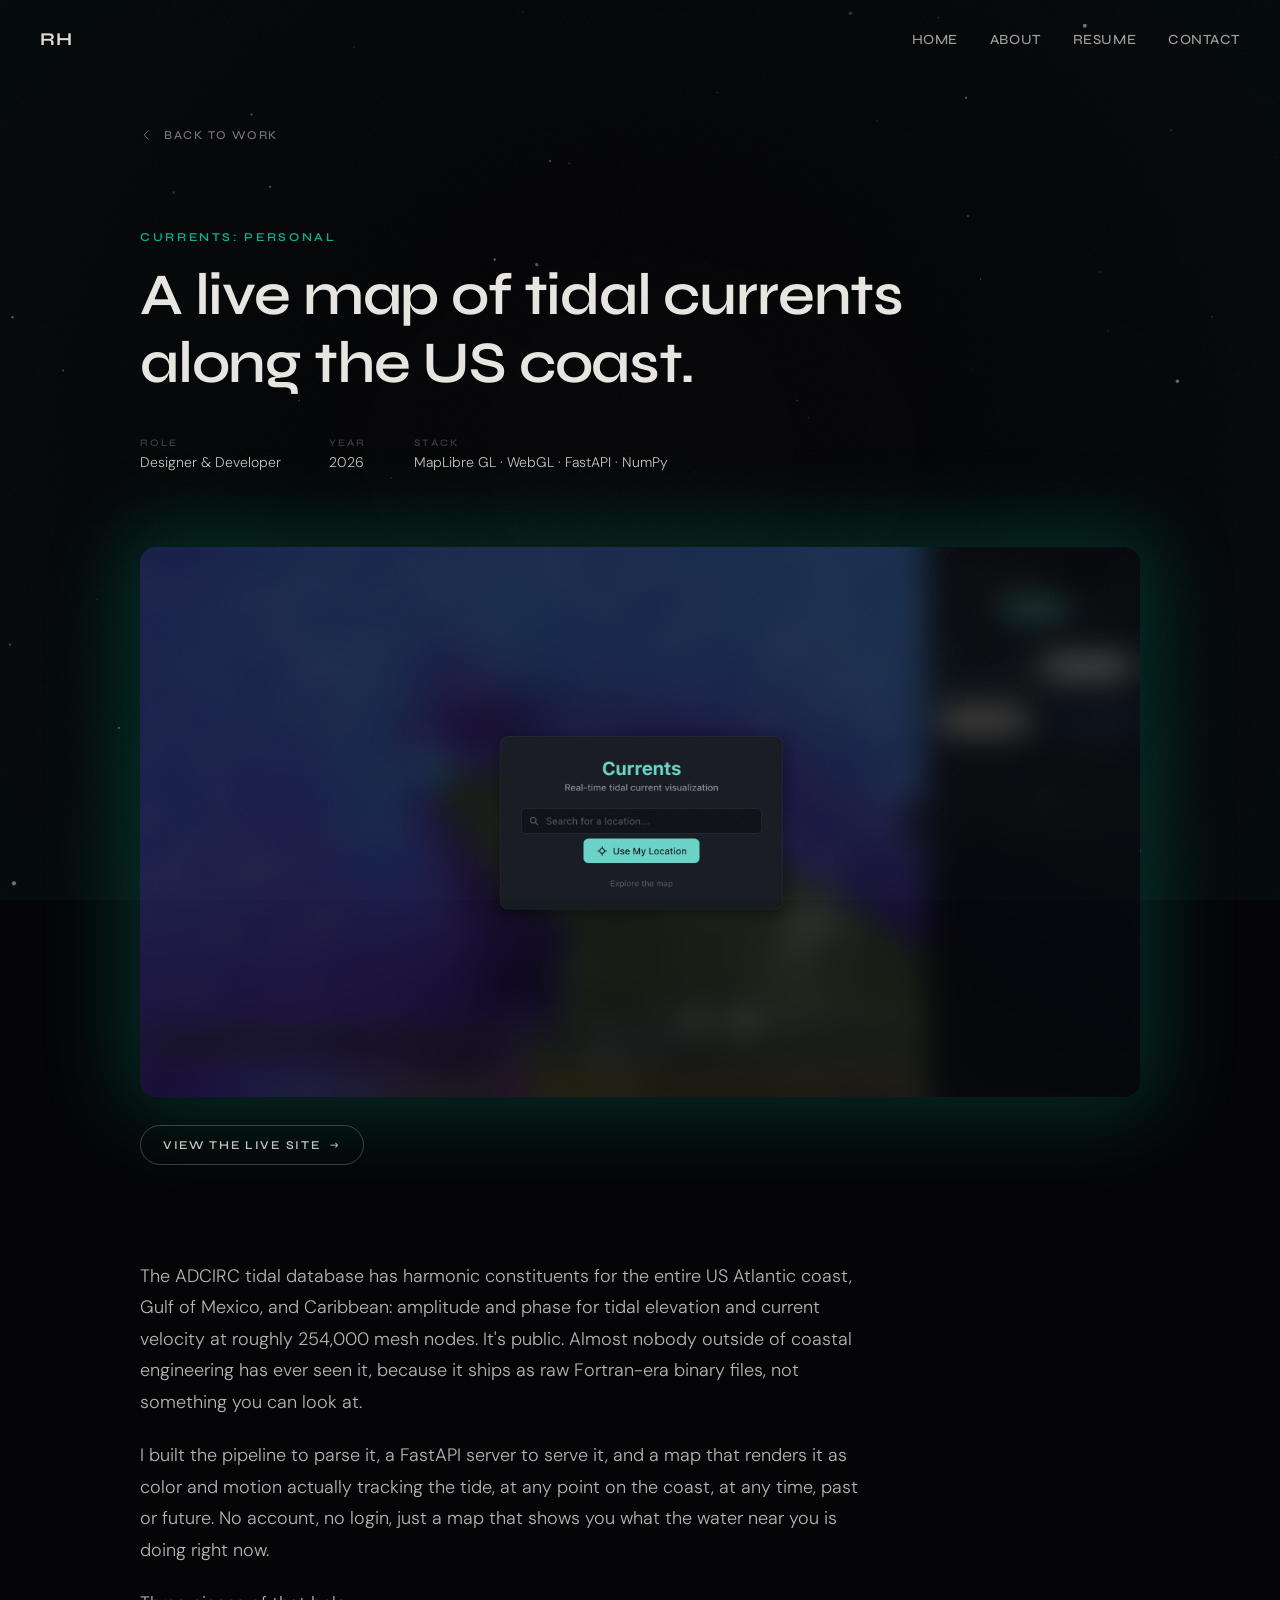
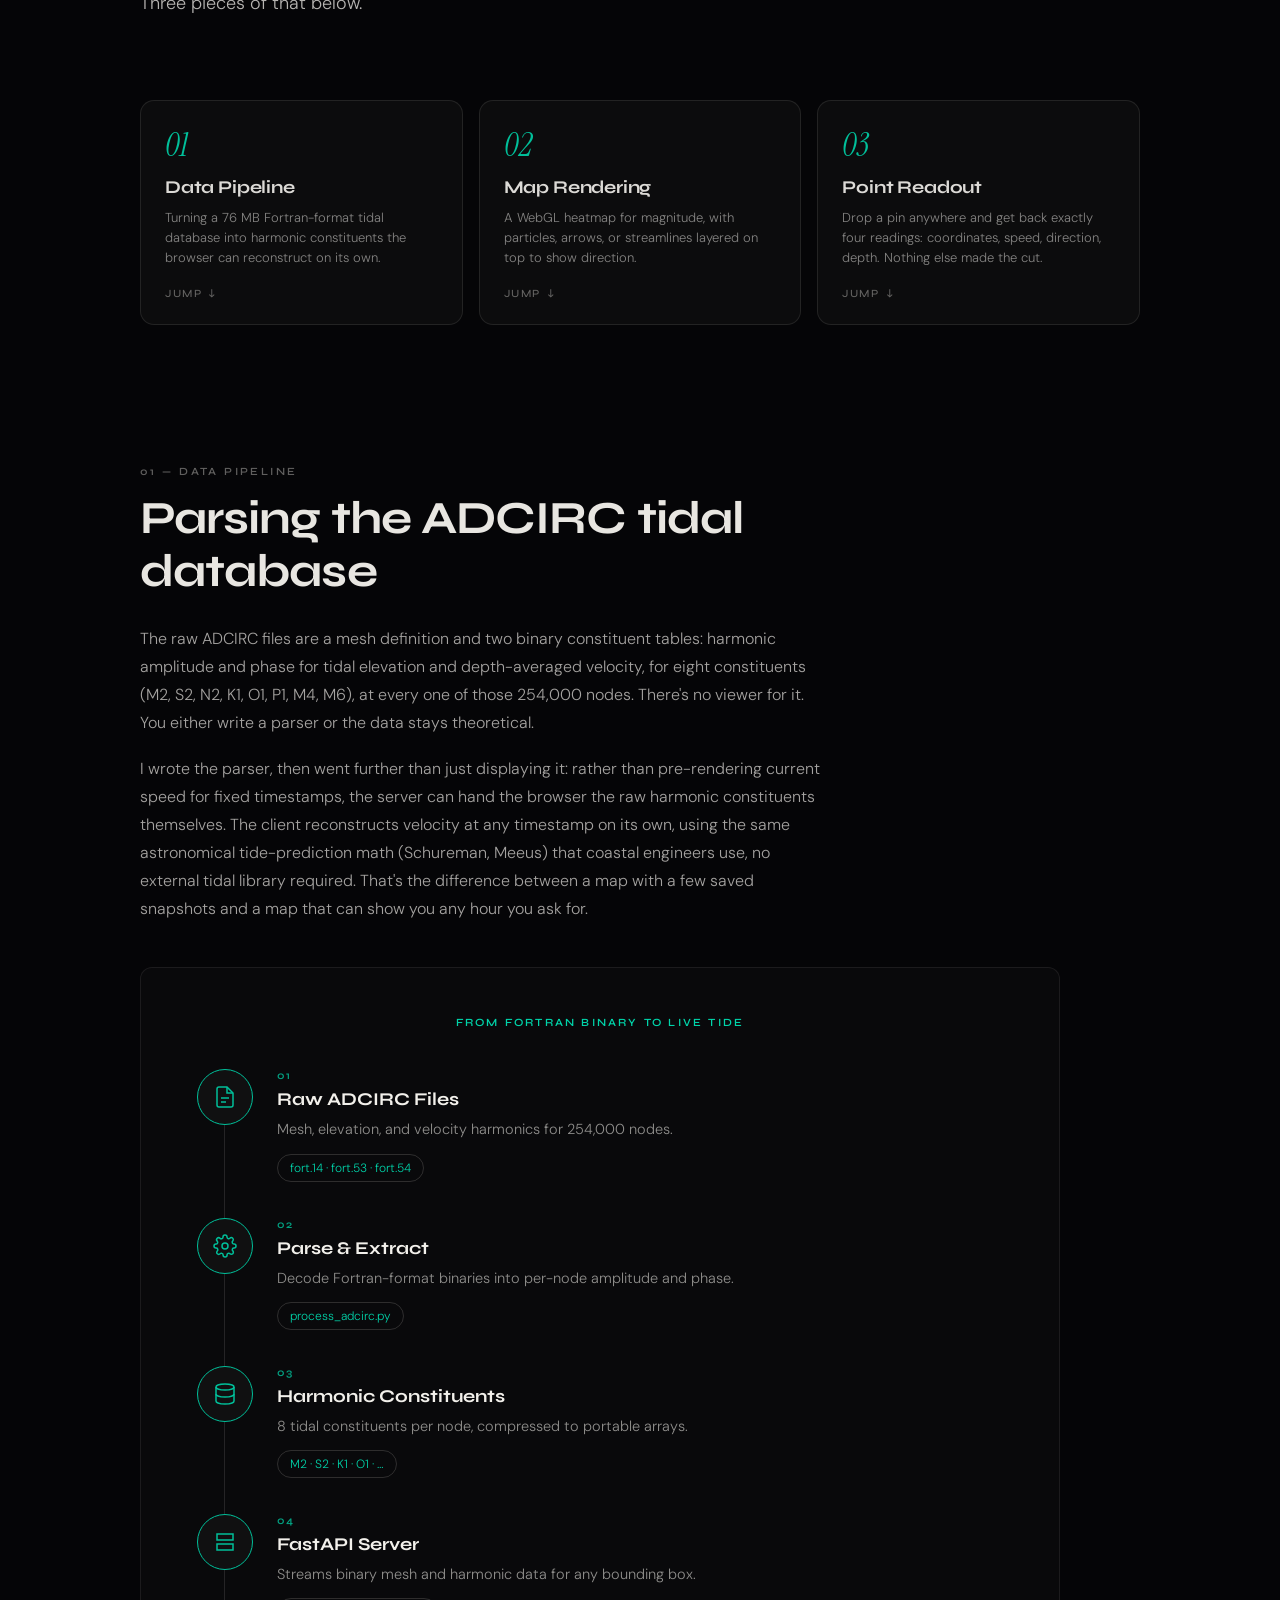
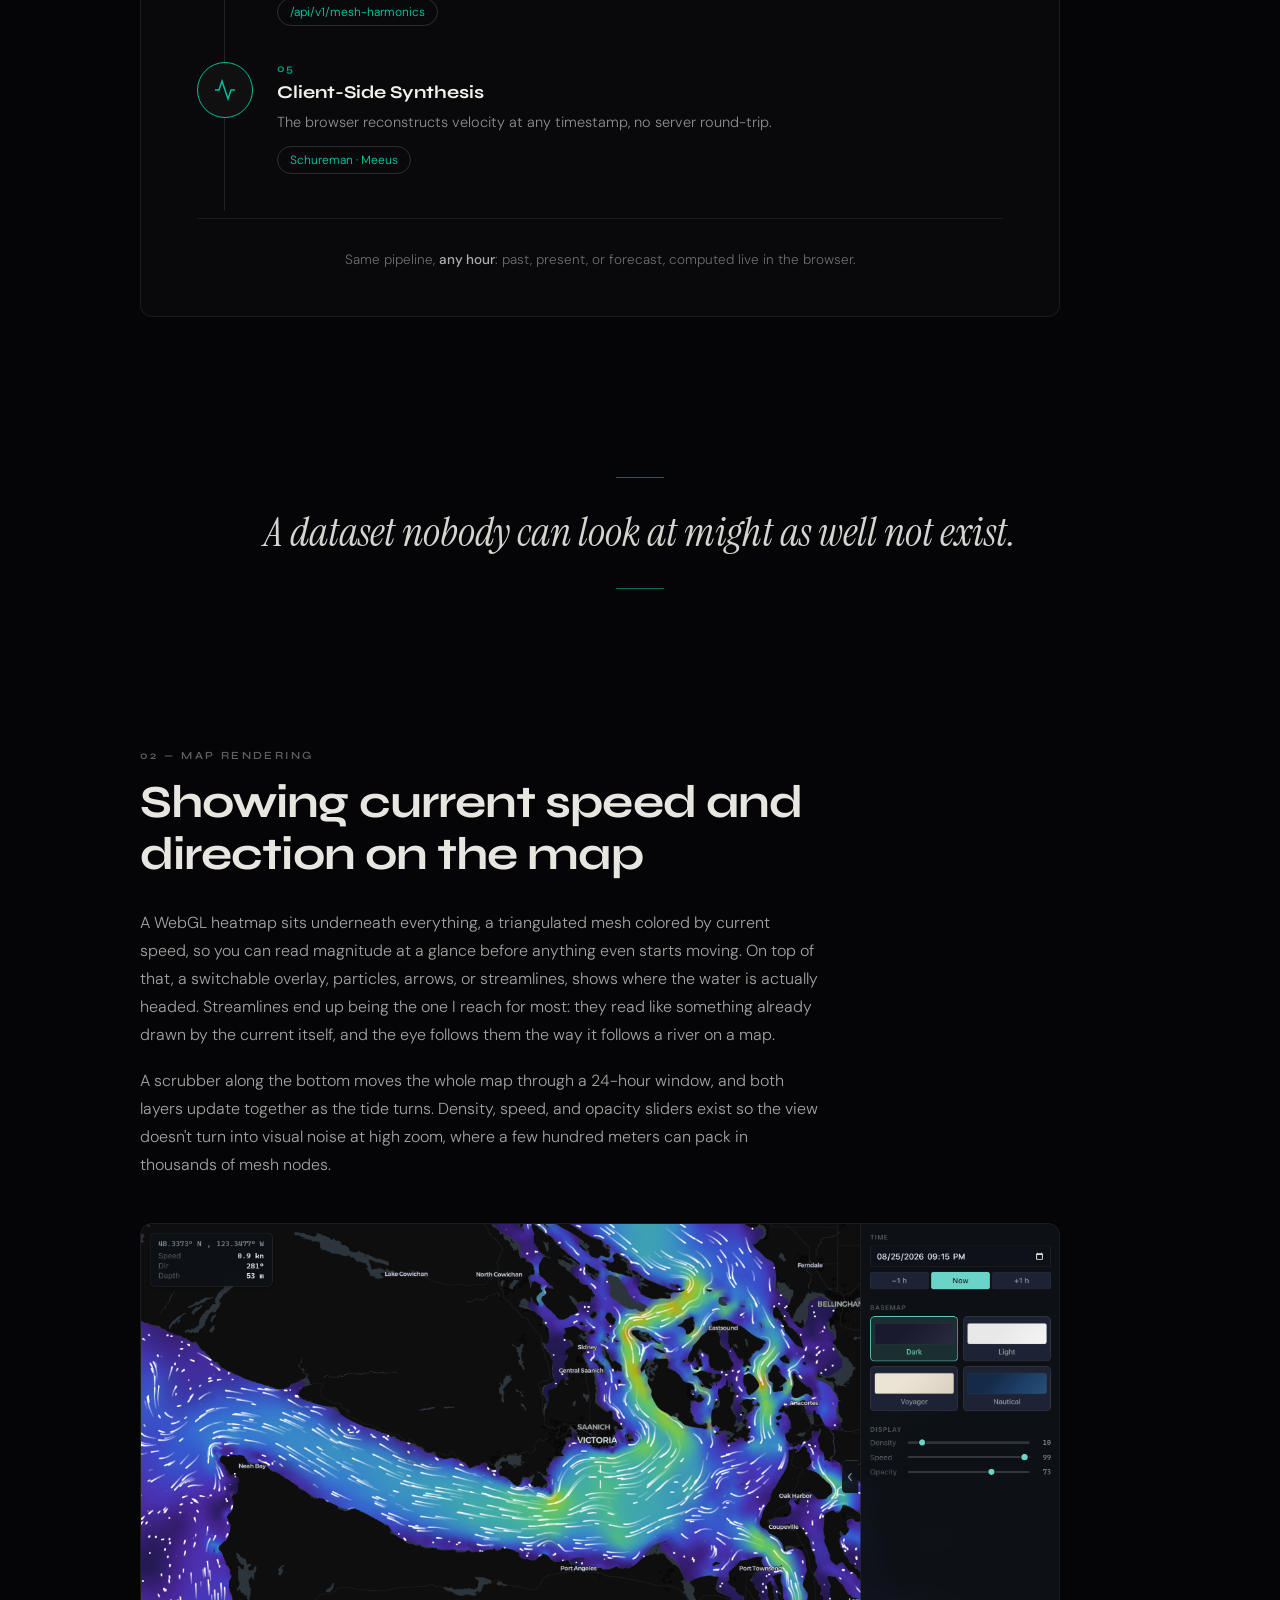
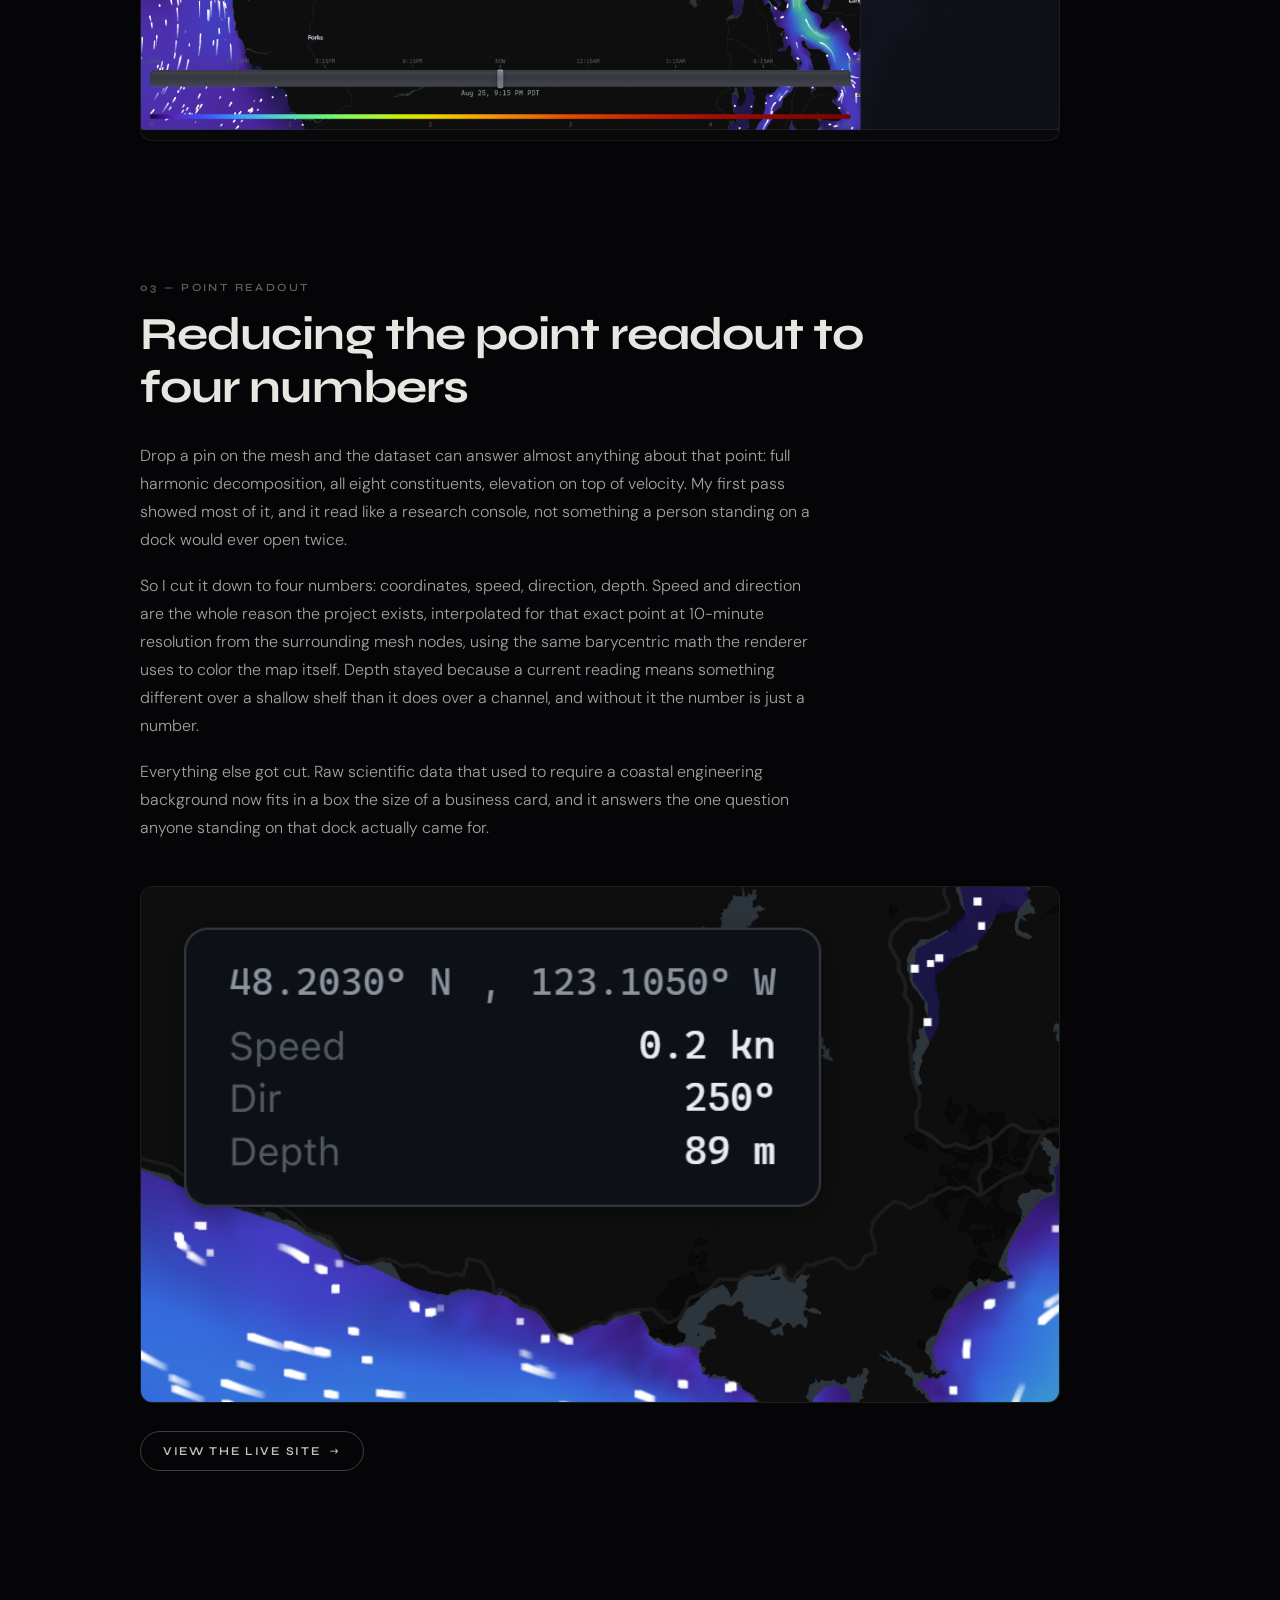
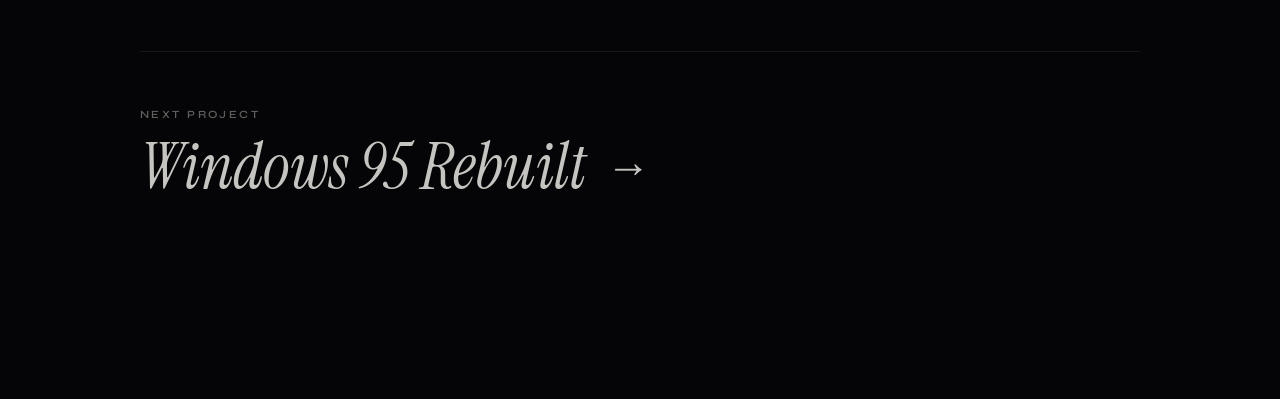
<file: deep-field/currents.html>
<!DOCTYPE html>
<html lang="en" class="case-study-page" data-project-color="#00d4aa">
<head>
  <meta charset="UTF-8">
  <meta name="viewport" content="width=device-width, initial-scale=1.0">
  <title>Currents — Ryan Herrin</title>
  <link rel="preconnect" href="https://fonts.googleapis.com">
  <link rel="preconnect" href="https://fonts.gstatic.com" crossorigin>
  <link href="https://fonts.googleapis.com/css2?family=DM+Sans:wght@300;400&family=Instrument+Serif:ital@1&family=Syne:wght@500;600;700&display=swap" rel="stylesheet">
  <link rel="icon" type="image/svg+xml" href="favicon.svg">
  <link rel="stylesheet" href="styles.css">
</head>
<body>

  <canvas class="void" id="void"></canvas>

  <nav class="nav">
    <a href="/" class="nav__logo">RH</a>
    <div class="nav__links">
      <a href="/" class="nav__link">Home</a>
      <a href="/" class="nav__link">About</a>
      <a class="nav__link" href="assets/Ryan%20Herrin%20Resume%202026.pdf" download="Ryan Herrin Resume 2026.pdf">Resume</a>
      <a href="/" class="nav__link">Contact</a>
    </div>
  </nav>

  <main class="detail-page">

    <a href="/#currents" class="detail-page__back">
      <svg width="14" height="14" viewBox="0 0 24 24" fill="none" stroke="currentColor" stroke-width="1.5"><path d="M15 4l-8 8 8 8"/></svg>
      Back to work
    </a>

    <div class="detail-page__kicker">Currents: Personal</div>

    <h1 class="detail-page__deck">
      A live map of tidal currents along the US coast.
    </h1>

    <div class="detail-page__meta">
      <div class="detail-page__meta-item">
        <span class="detail-page__meta-label">Role</span>
        <span class="detail-page__meta-value">Designer &amp; Developer</span>
      </div>
      <div class="detail-page__meta-item">
        <span class="detail-page__meta-label">Year</span>
        <span class="detail-page__meta-value">2026</span>
      </div>
      <div class="detail-page__meta-item">
        <span class="detail-page__meta-label">Stack</span>
        <span class="detail-page__meta-value">MapLibre GL &middot; WebGL &middot; FastAPI &middot; NumPy</span>
      </div>
    </div>

    <div class="detail-page__hero detail-page__hero--frame">
      <img src="images/currents-splash.png" alt="Currents &mdash; landing screen with location search" loading="lazy">
    </div>

    <a href="https://frontend-woad-delta-99.vercel.app/" class="detail-page__live-link" target="_blank" rel="noopener">
      View the live site
      <span class="detail-page__next-arrow">&rarr;</span>
    </a>

    <div class="detail-page__intro">
      <p>The ADCIRC tidal database has harmonic constituents for the entire US Atlantic coast, Gulf of Mexico, and Caribbean: amplitude and phase for tidal elevation and current velocity at roughly 254,000 mesh nodes. It's public. Almost nobody outside of coastal engineering has ever seen it, because it ships as raw Fortran-era binary files, not something you can look at.</p>
      <p>I built the pipeline to parse it, a FastAPI server to serve it, and a map that renders it as color and motion actually tracking the tide, at any point on the coast, at any time, past or future. No account, no login, just a map that shows you what the water near you is doing right now.</p>
      <p>Three pieces of that below.</p>
    </div>

    <nav class="detail-page__toc" aria-label="Project sections">
      <a href="#pipeline" class="toc-card">
        <span class="toc-card__number">01</span>
        <h3 class="toc-card__title">Data Pipeline</h3>
        <p class="toc-card__desc">Turning a 76 MB Fortran-format tidal database into harmonic constituents the browser can reconstruct on its own.</p>
        <span class="toc-card__cta">Jump <span class="toc-card__cta-arrow">&darr;</span></span>
      </a>
      <a href="#map" class="toc-card">
        <span class="toc-card__number">02</span>
        <h3 class="toc-card__title">Map Rendering</h3>
        <p class="toc-card__desc">A WebGL heatmap for magnitude, with particles, arrows, or streamlines layered on top to show direction.</p>
        <span class="toc-card__cta">Jump <span class="toc-card__cta-arrow">&darr;</span></span>
      </a>
      <a href="#anywhere" class="toc-card">
        <span class="toc-card__number">03</span>
        <h3 class="toc-card__title">Point Readout</h3>
        <p class="toc-card__desc">Drop a pin anywhere and get back exactly four readings: coordinates, speed, direction, depth. Nothing else made the cut.</p>
        <span class="toc-card__cta">Jump <span class="toc-card__cta-arrow">&darr;</span></span>
      </a>
    </nav>

    <section id="pipeline" class="detail-page__section">
      <div class="detail-page__section-label">01 &mdash; Data Pipeline</div>
      <h2 class="detail-page__section-title">Parsing the ADCIRC tidal database</h2>
      <div class="detail-page__section-body">
        <p>The raw ADCIRC files are a mesh definition and two binary constituent tables: harmonic amplitude and phase for tidal elevation and depth-averaged velocity, for eight constituents (M2, S2, N2, K1, O1, P1, M4, M6), at every one of those 254,000 nodes. There's no viewer for it. You either write a parser or the data stays theoretical.</p>
        <p>I wrote the parser, then went further than just displaying it: rather than pre-rendering current speed for fixed timestamps, the server can hand the browser the raw harmonic constituents themselves. The client reconstructs velocity at any timestamp on its own, using the same astronomical tide-prediction math (Schureman, Meeus) that coastal engineers use, no external tidal library required. That's the difference between a map with a few saved snapshots and a map that can show you any hour you ask for.</p>
      </div>
      <div class="pipeline-diagram">
        <div class="pipeline-diagram__label">From Fortran Binary to Live Tide</div>

        <div class="pipeline-diagram__stage">
          <div class="pipeline-diagram__icon">
            <svg viewBox="0 0 24 24"><path d="M14 2H6a2 2 0 0 0-2 2v16a2 2 0 0 0 2 2h12a2 2 0 0 0 2-2V8z"/><path d="M14 2v6h6"/><line x1="8" y1="13" x2="16" y2="13"/><line x1="8" y1="17" x2="13" y2="17"/></svg>
          </div>
          <div>
            <div class="pipeline-diagram__num">01</div>
            <div class="pipeline-diagram__title">Raw ADCIRC Files</div>
            <div class="pipeline-diagram__desc">Mesh, elevation, and velocity harmonics for 254,000 nodes.</div>
            <div class="pipeline-diagram__tag">fort.14 &middot; fort.53 &middot; fort.54</div>
          </div>
        </div>

        <div class="pipeline-diagram__stage">
          <div class="pipeline-diagram__icon">
            <svg viewBox="0 0 24 24"><circle cx="12" cy="12" r="3"/><path d="M19.4 15a1.65 1.65 0 0 0 .33 1.82l.06.06a2 2 0 1 1-2.83 2.83l-.06-.06a1.65 1.65 0 0 0-1.82-.33 1.65 1.65 0 0 0-1 1.51V21a2 2 0 0 1-4 0v-.09A1.65 1.65 0 0 0 9 19.4a1.65 1.65 0 0 0-1.82.33l-.06.06a2 2 0 1 1-2.83-2.83l.06-.06a1.65 1.65 0 0 0 .33-1.82 1.65 1.65 0 0 0-1.51-1H3a2 2 0 0 1 0-4h.09A1.65 1.65 0 0 0 4.6 9a1.65 1.65 0 0 0-.33-1.82l-.06-.06a2 2 0 1 1 2.83-2.83l.06.06a1.65 1.65 0 0 0 1.82.33H9a1.65 1.65 0 0 0 1-1.51V3a2 2 0 0 1 4 0v.09a1.65 1.65 0 0 0 1 1.51 1.65 1.65 0 0 0 1.82-.33l.06-.06a2 2 0 1 1 2.83 2.83l-.06.06a1.65 1.65 0 0 0-.33 1.82V9a1.65 1.65 0 0 0 1.51 1H21a2 2 0 0 1 0 4h-.09a1.65 1.65 0 0 0-1.51 1z"/></svg>
          </div>
          <div>
            <div class="pipeline-diagram__num">02</div>
            <div class="pipeline-diagram__title">Parse &amp; Extract</div>
            <div class="pipeline-diagram__desc">Decode Fortran-format binaries into per-node amplitude and phase.</div>
            <div class="pipeline-diagram__tag">process_adcirc.py</div>
          </div>
        </div>

        <div class="pipeline-diagram__stage">
          <div class="pipeline-diagram__icon">
            <svg viewBox="0 0 24 24"><ellipse cx="12" cy="5" rx="9" ry="3"/><path d="M21 12c0 1.66-4 3-9 3s-9-1.34-9-3"/><path d="M3 5v14c0 1.66 4 3 9 3s9-1.34 9-3V5"/></svg>
          </div>
          <div>
            <div class="pipeline-diagram__num">03</div>
            <div class="pipeline-diagram__title">Harmonic Constituents</div>
            <div class="pipeline-diagram__desc">8 tidal constituents per node, compressed to portable arrays.</div>
            <div class="pipeline-diagram__tag">M2 &middot; S2 &middot; K1 &middot; O1 &middot; &hellip;</div>
          </div>
        </div>

        <div class="pipeline-diagram__stage">
          <div class="pipeline-diagram__icon">
            <svg viewBox="0 0 24 24"><path d="M4 4h16v6H4z"/><path d="M4 14h16v6H4z"/><line x1="8" y1="7" x2="8" y2="7"/><line x1="8" y1="17" x2="8" y2="17"/></svg>
          </div>
          <div>
            <div class="pipeline-diagram__num">04</div>
            <div class="pipeline-diagram__title">FastAPI Server</div>
            <div class="pipeline-diagram__desc">Streams binary mesh and harmonic data for any bounding box.</div>
            <div class="pipeline-diagram__tag">/api/v1/mesh-harmonics</div>
          </div>
        </div>

        <div class="pipeline-diagram__stage">
          <div class="pipeline-diagram__icon">
            <svg viewBox="0 0 24 24"><path d="M22 12h-4l-3 9L9 3l-3 9H2"/></svg>
          </div>
          <div>
            <div class="pipeline-diagram__num">05</div>
            <div class="pipeline-diagram__title">Client-Side Synthesis</div>
            <div class="pipeline-diagram__desc">The browser reconstructs velocity at any timestamp, no server round-trip.</div>
            <div class="pipeline-diagram__tag">Schureman &middot; Meeus</div>
          </div>
        </div>

        <div class="pipeline-diagram__footnote">Same pipeline, <strong>any hour</strong>: past, present, or forecast, computed live in the browser.</div>
      </div>
    </section>

    <blockquote class="detail-page__quote">
      A dataset nobody can look at might as well not exist.
    </blockquote>

    <section id="map" class="detail-page__section">
      <div class="detail-page__section-label">02 &mdash; Map Rendering</div>
      <h2 class="detail-page__section-title">Showing current speed and direction on the map</h2>
      <div class="detail-page__section-body">
        <p>A WebGL heatmap sits underneath everything, a triangulated mesh colored by current speed, so you can read magnitude at a glance before anything even starts moving. On top of that, a switchable overlay, particles, arrows, or streamlines, shows where the water is actually headed. Streamlines end up being the one I reach for most: they read like something already drawn by the current itself, and the eye follows them the way it follows a river on a map.</p>
        <p>A scrubber along the bottom moves the whole map through a 24-hour window, and both layers update together as the tide turns. Density, speed, and opacity sliders exist so the view doesn't turn into visual noise at high zoom, where a few hundred meters can pack in thousands of mesh nodes.</p>
      </div>
      <div class="detail-page__shot detail-page__shot--frame">
        <img src="images/currents-live-map.png" alt="Currents &mdash; streamline and heatmap view with time scrubber" loading="lazy">
      </div>
    </section>

    <section id="anywhere" class="detail-page__section">
      <div class="detail-page__section-label">03 &mdash; Point Readout</div>
      <h2 class="detail-page__section-title">Reducing the point readout to four numbers</h2>
      <div class="detail-page__section-body">
        <p>Drop a pin on the mesh and the dataset can answer almost anything about that point: full harmonic decomposition, all eight constituents, elevation on top of velocity. My first pass showed most of it, and it read like a research console, not something a person standing on a dock would ever open twice.</p>
        <p>So I cut it down to four numbers: coordinates, speed, direction, depth. Speed and direction are the whole reason the project exists, interpolated for that exact point at 10-minute resolution from the surrounding mesh nodes, using the same barycentric math the renderer uses to color the map itself. Depth stayed because a current reading means something different over a shallow shelf than it does over a channel, and without it the number is just a number.</p>
        <p>Everything else got cut. Raw scientific data that used to require a coastal engineering background now fits in a box the size of a business card, and it answers the one question anyone standing on that dock actually came for.</p>
      </div>
      <div class="detail-page__shot detail-page__shot--frame">
        <img src="images/currents-gauge-readout.png" alt="Currents &mdash; point readout: coordinates, speed, direction, depth" loading="lazy">
      </div>
    </section>

    <a href="https://frontend-woad-delta-99.vercel.app/" class="detail-page__live-link" target="_blank" rel="noopener">
      View the live site
      <span class="detail-page__next-arrow">&rarr;</span>
    </a>

    <div class="detail-page__next">
      <div class="detail-page__next-label">Next project</div>
      <a href="/ms95" class="detail-page__next-link">
        Windows 95 Rebuilt
        <span class="detail-page__next-arrow">&rarr;</span>
      </a>
    </div>

  </main>

  <div class="grain"></div>

  <script src="case-study.js"></script>

</body>
</html>
</file>
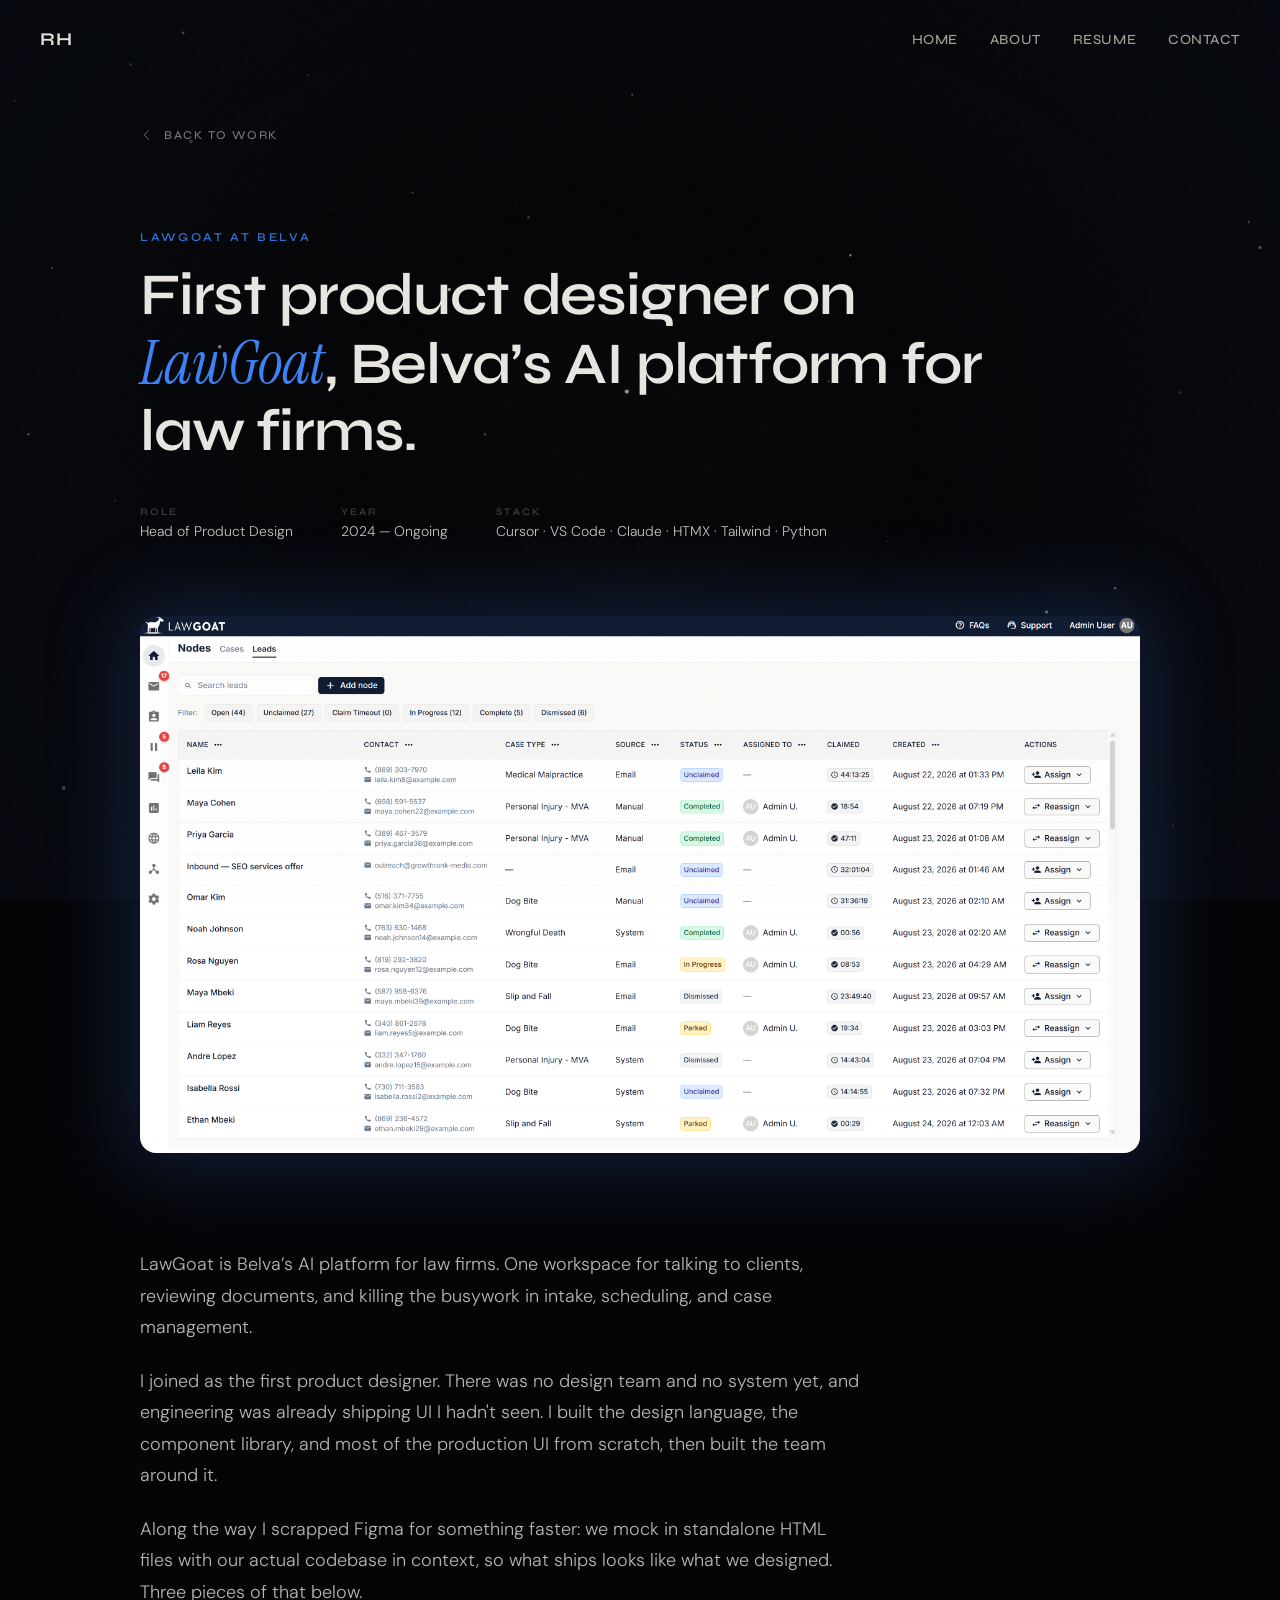
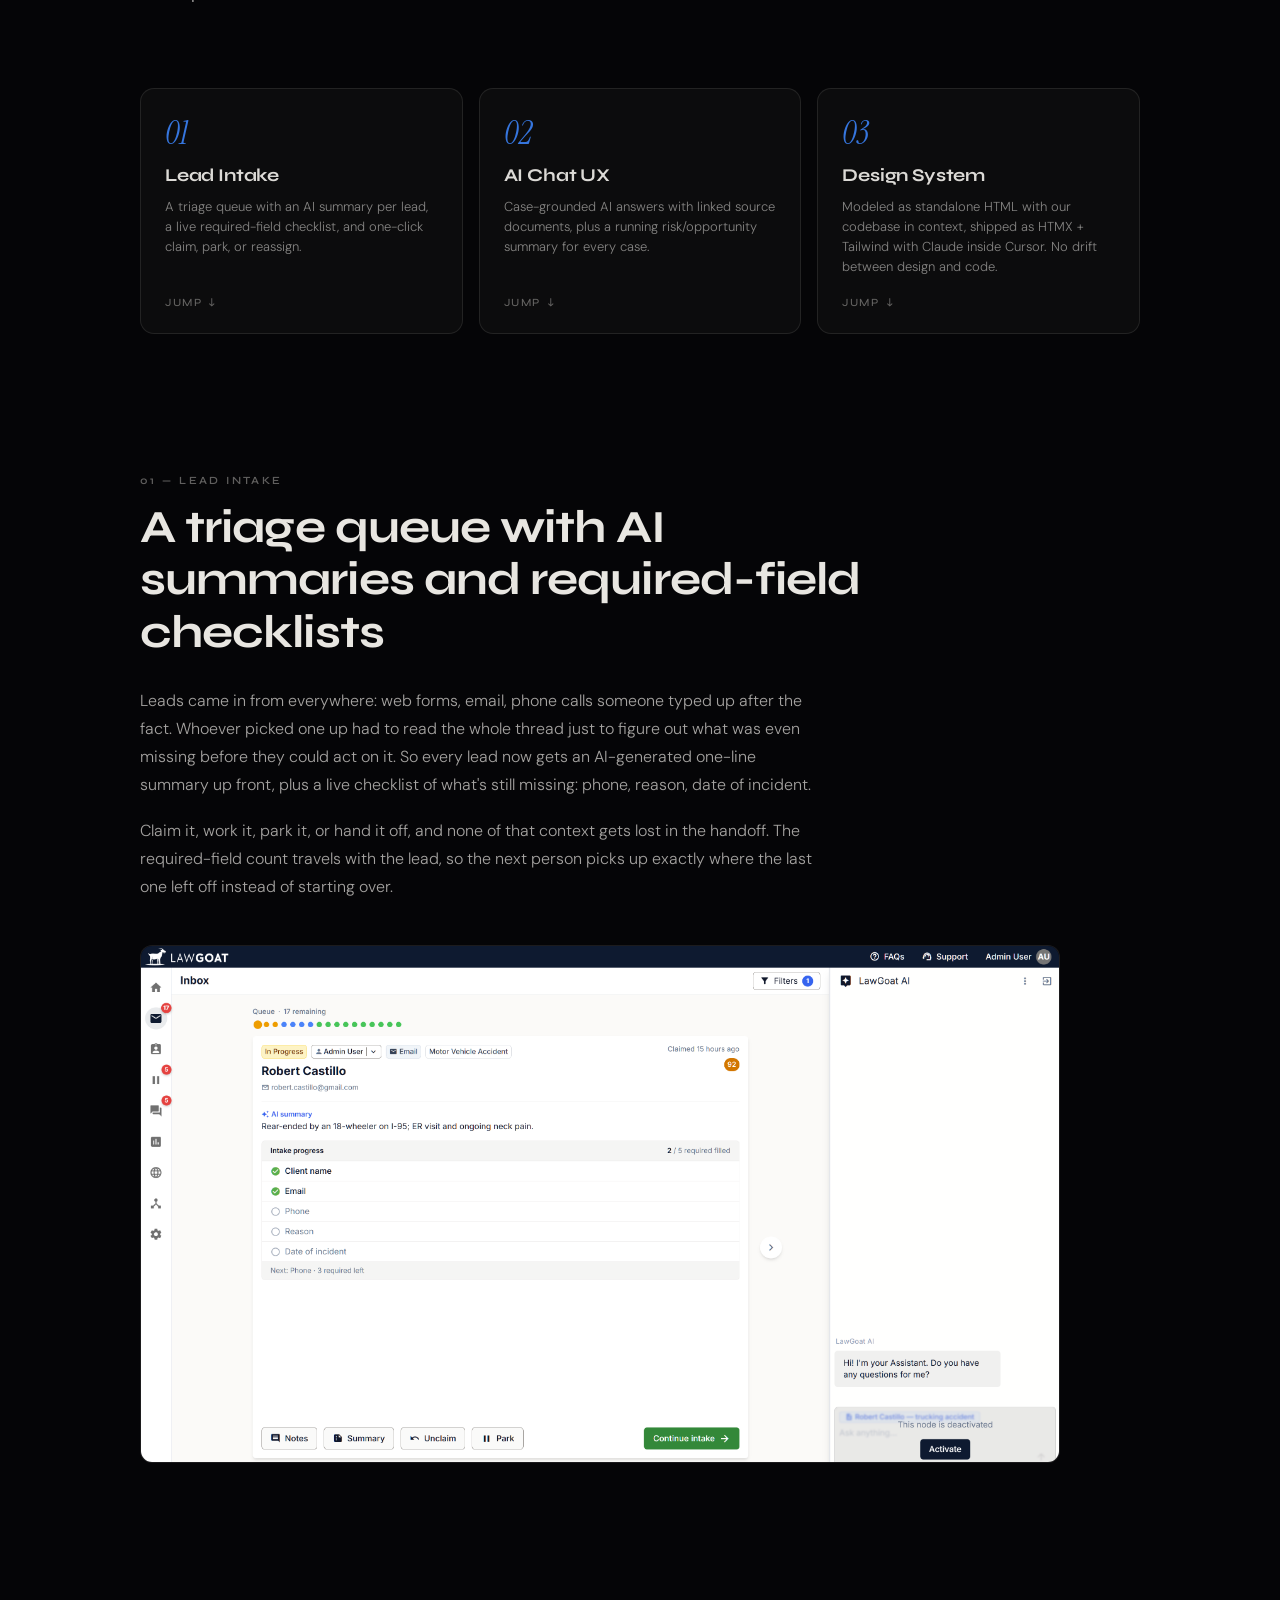
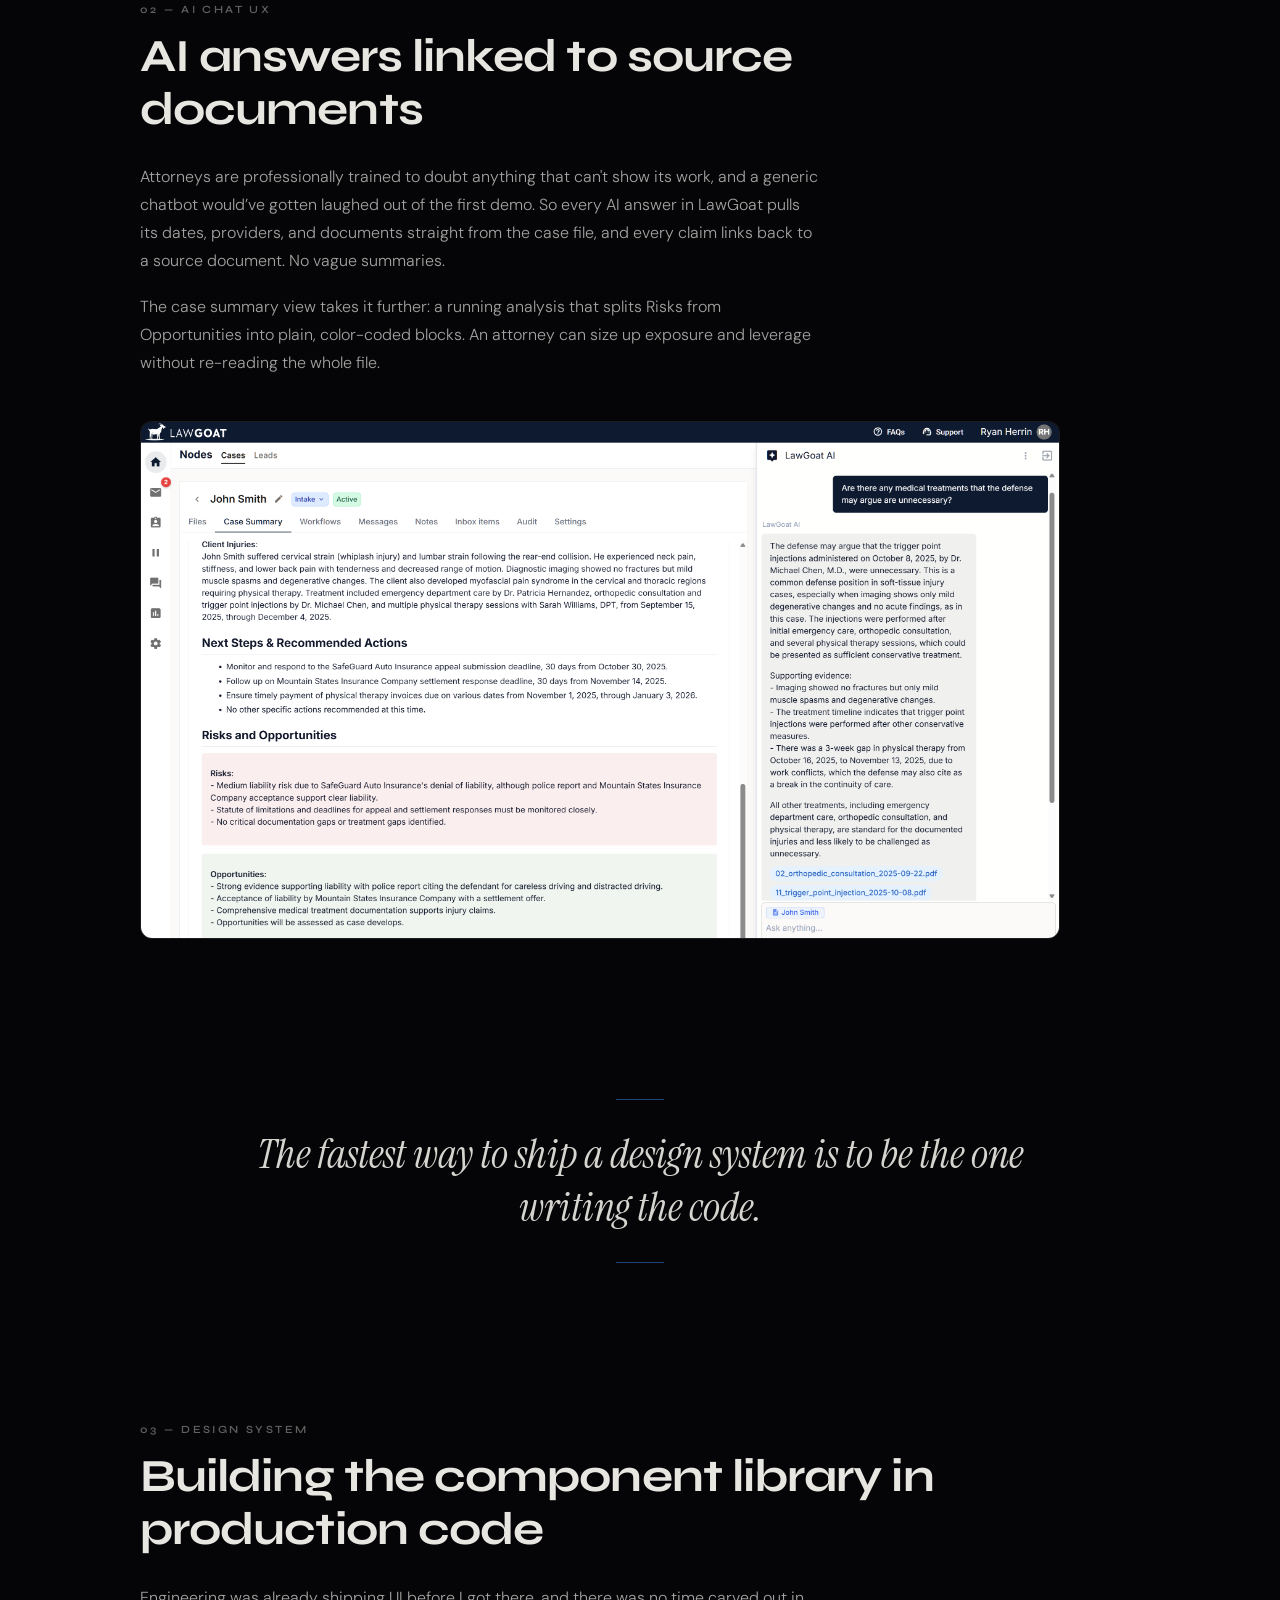
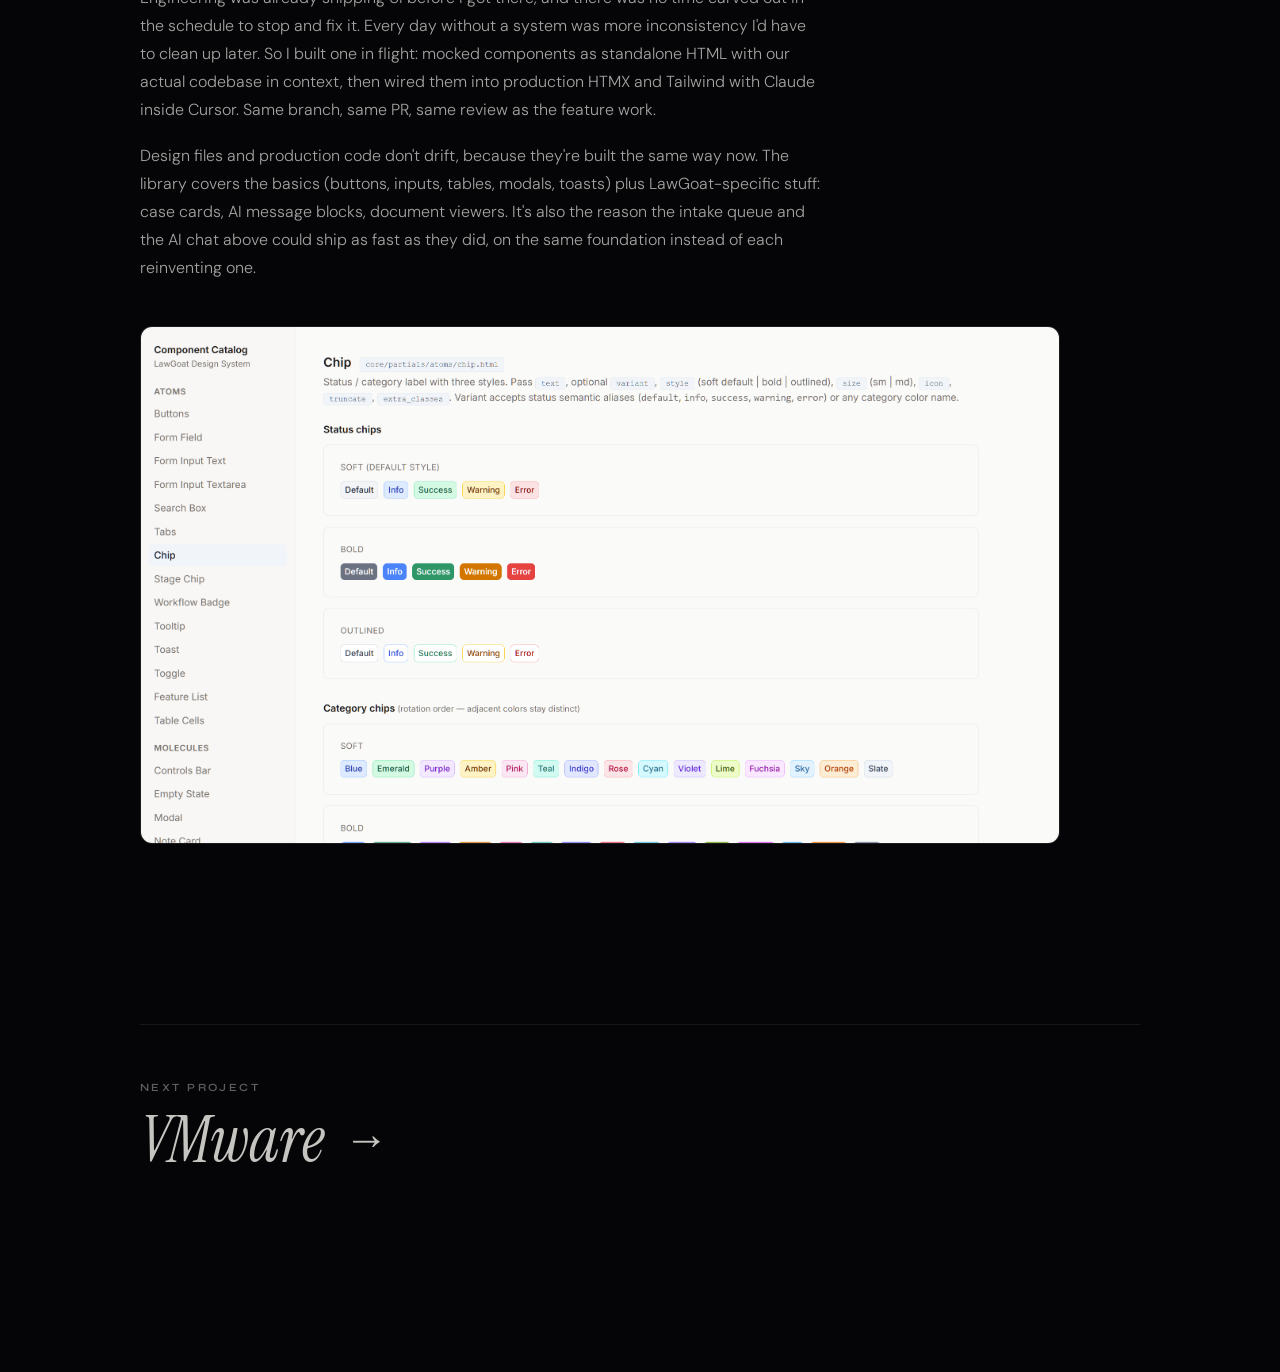
<file: deep-field/lawgoat.html>
<!DOCTYPE html>
<html lang="en" class="case-study-page" data-project-color="#3b82f6">
<head>
  <meta charset="UTF-8">
  <meta name="viewport" content="width=device-width, initial-scale=1.0">
  <title>LawGoat — Ryan Herrin</title>
  <link rel="preconnect" href="https://fonts.googleapis.com">
  <link rel="preconnect" href="https://fonts.gstatic.com" crossorigin>
  <link href="https://fonts.googleapis.com/css2?family=DM+Sans:wght@300;400&family=Instrument+Serif:ital@1&family=Syne:wght@500;600;700&display=swap" rel="stylesheet">
  <link rel="icon" type="image/svg+xml" href="favicon.svg">
  <link rel="stylesheet" href="styles.css">
</head>
<body>

  <canvas class="void" id="void"></canvas>

  <nav class="nav">
    <a href="/" class="nav__logo">RH</a>
    <div class="nav__links">
      <a href="/" class="nav__link">Home</a>
      <a href="/" class="nav__link">About</a>
      <a class="nav__link" href="assets/Ryan%20Herrin%20Resume%202026.pdf" download="Ryan Herrin Resume 2026.pdf">Resume</a>
      <a href="/" class="nav__link">Contact</a>
    </div>
  </nav>

  <main class="detail-page">

    <a href="/#lawgoat" class="detail-page__back">
      <svg width="14" height="14" viewBox="0 0 24 24" fill="none" stroke="currentColor" stroke-width="1.5"><path d="M15 4l-8 8 8 8"/></svg>
      Back to work
    </a>

    <div class="detail-page__kicker">LawGoat at Belva</div>

    <h1 class="detail-page__deck">
      First product designer on <em>LawGoat</em>, Belva&rsquo;s AI platform for law firms.
    </h1>

    <div class="detail-page__meta">
      <div class="detail-page__meta-item">
        <span class="detail-page__meta-label">Role</span>
        <span class="detail-page__meta-value">Head of Product Design</span>
      </div>
      <div class="detail-page__meta-item">
        <span class="detail-page__meta-label">Year</span>
        <span class="detail-page__meta-value">2024 &mdash; Ongoing</span>
      </div>
      <div class="detail-page__meta-item">
        <span class="detail-page__meta-label">Stack</span>
        <span class="detail-page__meta-value">Cursor &middot; VS Code &middot; Claude &middot; HTMX &middot; Tailwind &middot; Python</span>
      </div>
    </div>

    <div class="detail-page__hero detail-page__hero--frame">
      <img src="images/lawgoat-cases.png" alt="LawGoat — Cases" loading="lazy">
    </div>

    <div class="detail-page__intro">
      <p>LawGoat is Belva&rsquo;s AI platform for law firms. One workspace for talking to clients, reviewing documents, and killing the busywork in intake, scheduling, and case management.</p>
      <p>I joined as the first product designer. There was no design team and no system yet, and engineering was already shipping UI I hadn't seen. I built the design language, the component library, and most of the production UI from scratch, then built the team around it.</p>
      <p>Along the way I scrapped Figma for something faster: we mock in standalone HTML files with our actual codebase in context, so what ships looks like what we designed. Three pieces of that below.</p>
    </div>

    <nav class="detail-page__toc" aria-label="Project sections">
      <a href="#lead-intake" class="toc-card">
        <span class="toc-card__number">01</span>
        <h3 class="toc-card__title">Lead Intake</h3>
        <p class="toc-card__desc">A triage queue with an AI summary per lead, a live required-field checklist, and one-click claim, park, or reassign.</p>
        <span class="toc-card__cta">Jump <span class="toc-card__cta-arrow">&darr;</span></span>
      </a>
      <a href="#ai-chat" class="toc-card">
        <span class="toc-card__number">02</span>
        <h3 class="toc-card__title">AI Chat UX</h3>
        <p class="toc-card__desc">Case-grounded AI answers with linked source documents, plus a running risk/opportunity summary for every case.</p>
        <span class="toc-card__cta">Jump <span class="toc-card__cta-arrow">&darr;</span></span>
      </a>
      <a href="#design-system" class="toc-card">
        <span class="toc-card__number">03</span>
        <h3 class="toc-card__title">Design System</h3>
        <p class="toc-card__desc">Modeled as standalone HTML with our codebase in context, shipped as HTMX + Tailwind with Claude inside Cursor. No drift between design and code.</p>
        <span class="toc-card__cta">Jump <span class="toc-card__cta-arrow">&darr;</span></span>
      </a>
    </nav>

    <section id="lead-intake" class="detail-page__section">
      <div class="detail-page__section-label">01 &mdash; Lead Intake</div>
      <h2 class="detail-page__section-title">A triage queue with AI summaries and required-field checklists</h2>
      <div class="detail-page__section-body">
        <p>Leads came in from everywhere: web forms, email, phone calls someone typed up after the fact. Whoever picked one up had to read the whole thread just to figure out what was even missing before they could act on it. So every lead now gets an AI-generated one-line summary up front, plus a live checklist of what's still missing: phone, reason, date of incident.</p>
        <p>Claim it, work it, park it, or hand it off, and none of that context gets lost in the handoff. The required-field count travels with the lead, so the next person picks up exactly where the last one left off instead of starting over.</p>
      </div>
      <div class="detail-page__shot detail-page__shot--frame">
        <img src="images/lawgoat-lead-intake.png" alt="LawGoat &mdash; lead intake triage queue" loading="lazy">
      </div>
    </section>

    <section id="ai-chat" class="detail-page__section">
      <div class="detail-page__section-label">02 &mdash; AI Chat UX</div>
      <h2 class="detail-page__section-title">AI answers linked to source documents</h2>
      <div class="detail-page__section-body">
        <p>Attorneys are professionally trained to doubt anything that can't show its work, and a generic chatbot would&rsquo;ve gotten laughed out of the first demo. So every AI answer in LawGoat pulls its dates, providers, and documents straight from the case file, and every claim links back to a source document. No vague summaries.</p>
        <p>The case summary view takes it further: a running analysis that splits Risks from Opportunities into plain, color-coded blocks. An attorney can size up exposure and leverage without re-reading the whole file.</p>
      </div>
      <div class="detail-page__shot detail-page__shot--frame">
        <img src="images/lawgoat-case-summary-chat.png" alt="LawGoat &mdash; AI case summary and chat" loading="lazy">
      </div>
    </section>

    <blockquote class="detail-page__quote">
      The fastest way to ship a design system is to be the one writing the code.
    </blockquote>

    <section id="design-system" class="detail-page__section">
      <div class="detail-page__section-label">03 &mdash; Design System</div>
      <h2 class="detail-page__section-title">Building the component library in production code</h2>
      <div class="detail-page__section-body">
        <p>Engineering was already shipping UI before I got there, and there was no time carved out in the schedule to stop and fix it. Every day without a system was more inconsistency I'd have to clean up later. So I built one in flight: mocked components as standalone HTML with our actual codebase in context, then wired them into production HTMX and Tailwind with Claude inside Cursor. Same branch, same PR, same review as the feature work.</p>
        <p>Design files and production code don't drift, because they're built the same way now. The library covers the basics (buttons, inputs, tables, modals, toasts) plus LawGoat-specific stuff: case cards, AI message blocks, document viewers. It's also the reason the intake queue and the AI chat above could ship as fast as they did, on the same foundation instead of each reinventing one.</p>
      </div>
      <div class="detail-page__shot detail-page__shot--frame">
        <img src="images/lawgoat-component-catalog.png" alt="LawGoat — Component Catalog" loading="lazy">
      </div>
    </section>

    <div class="detail-page__next">
      <div class="detail-page__next-label">Next project</div>
      <a href="/vmware" class="detail-page__next-link">
        VMware
        <span class="detail-page__next-arrow">&rarr;</span>
      </a>
    </div>

  </main>

  <div class="grain"></div>

  <script src="case-study.js"></script>

</body>
</html>
</file>
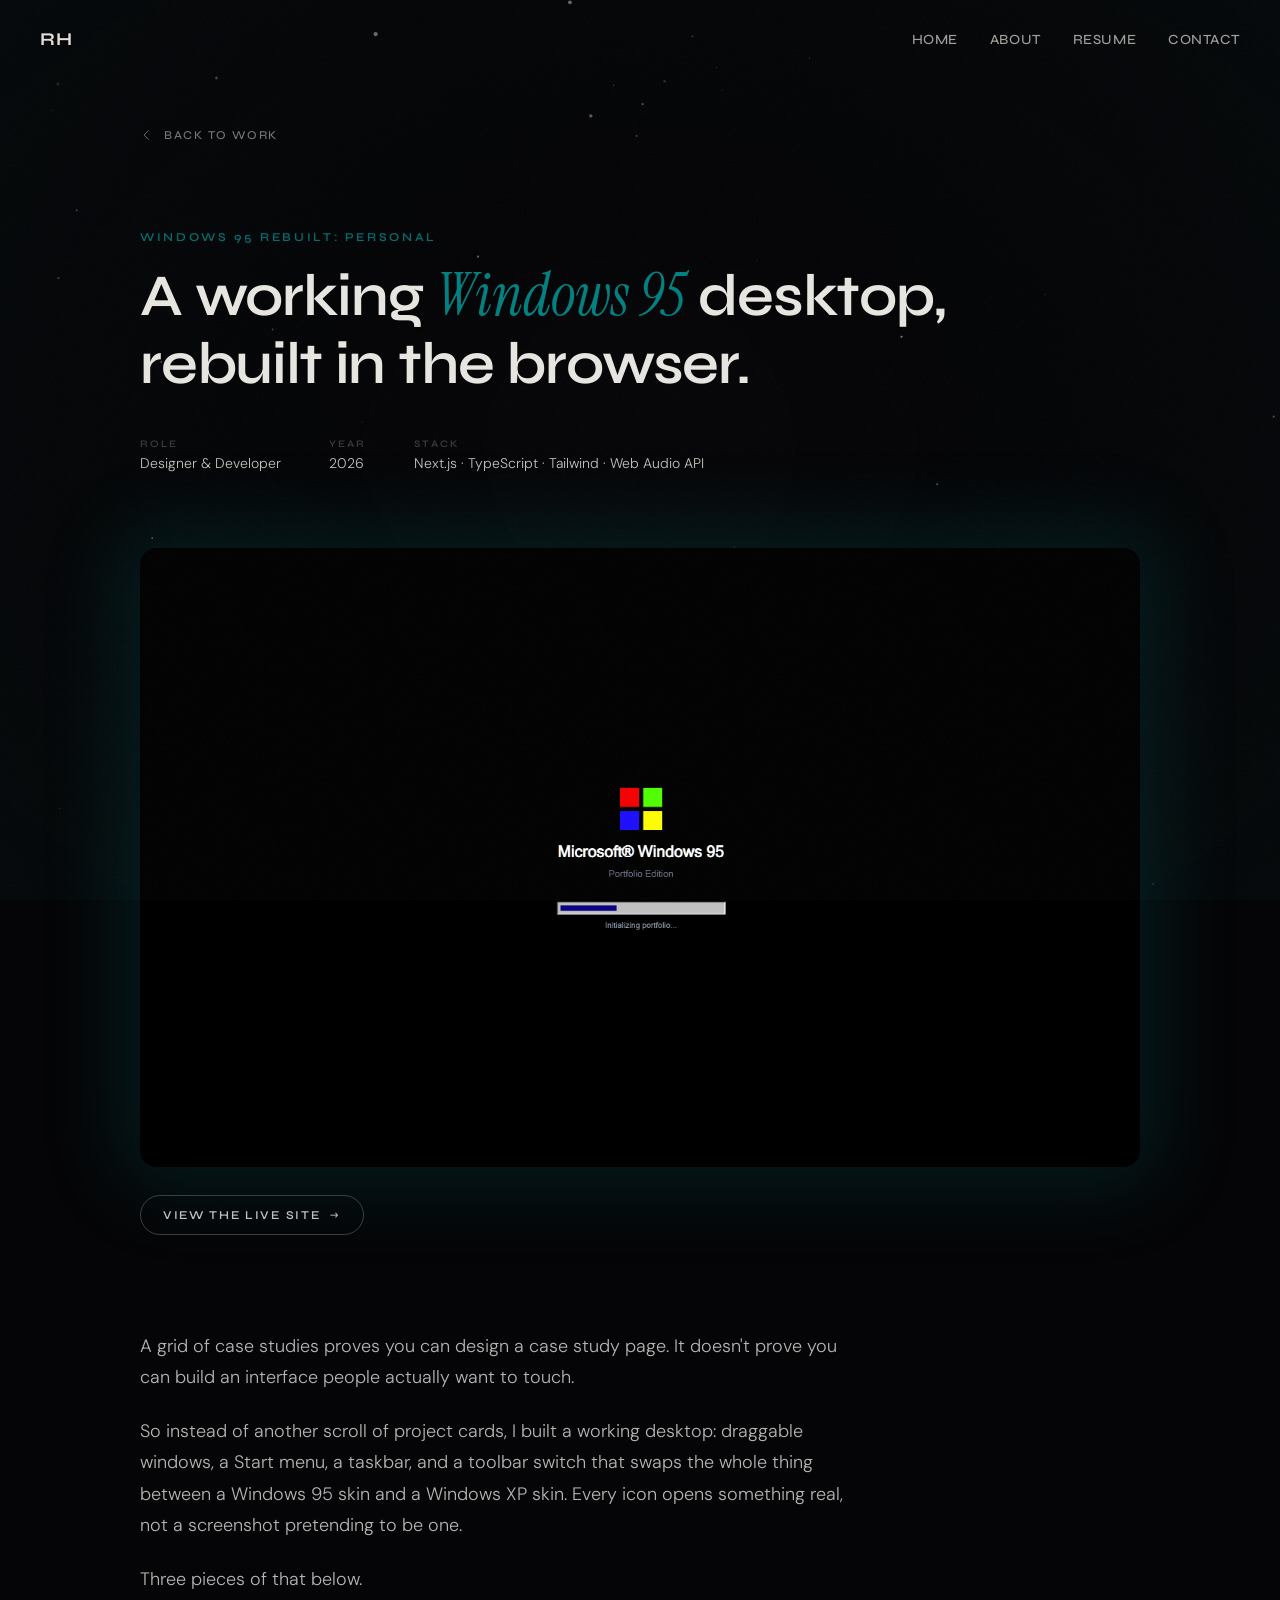
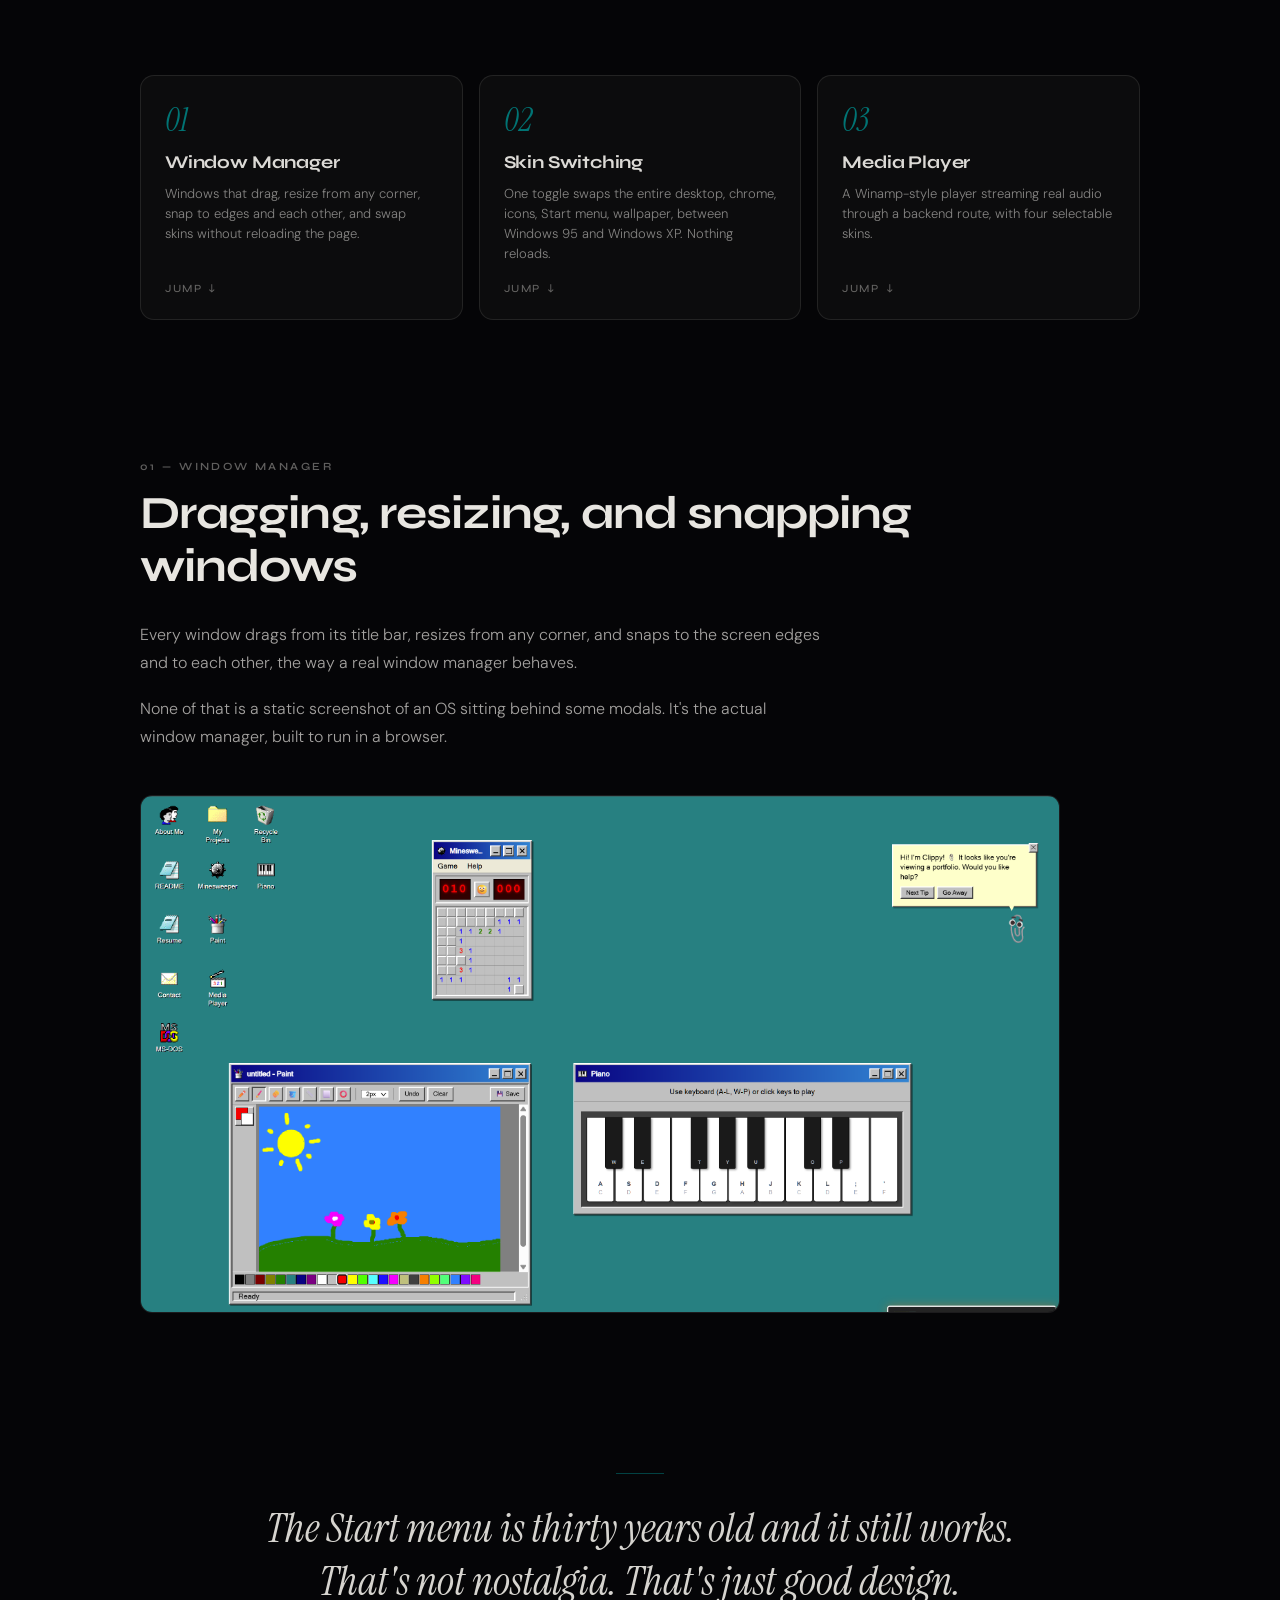
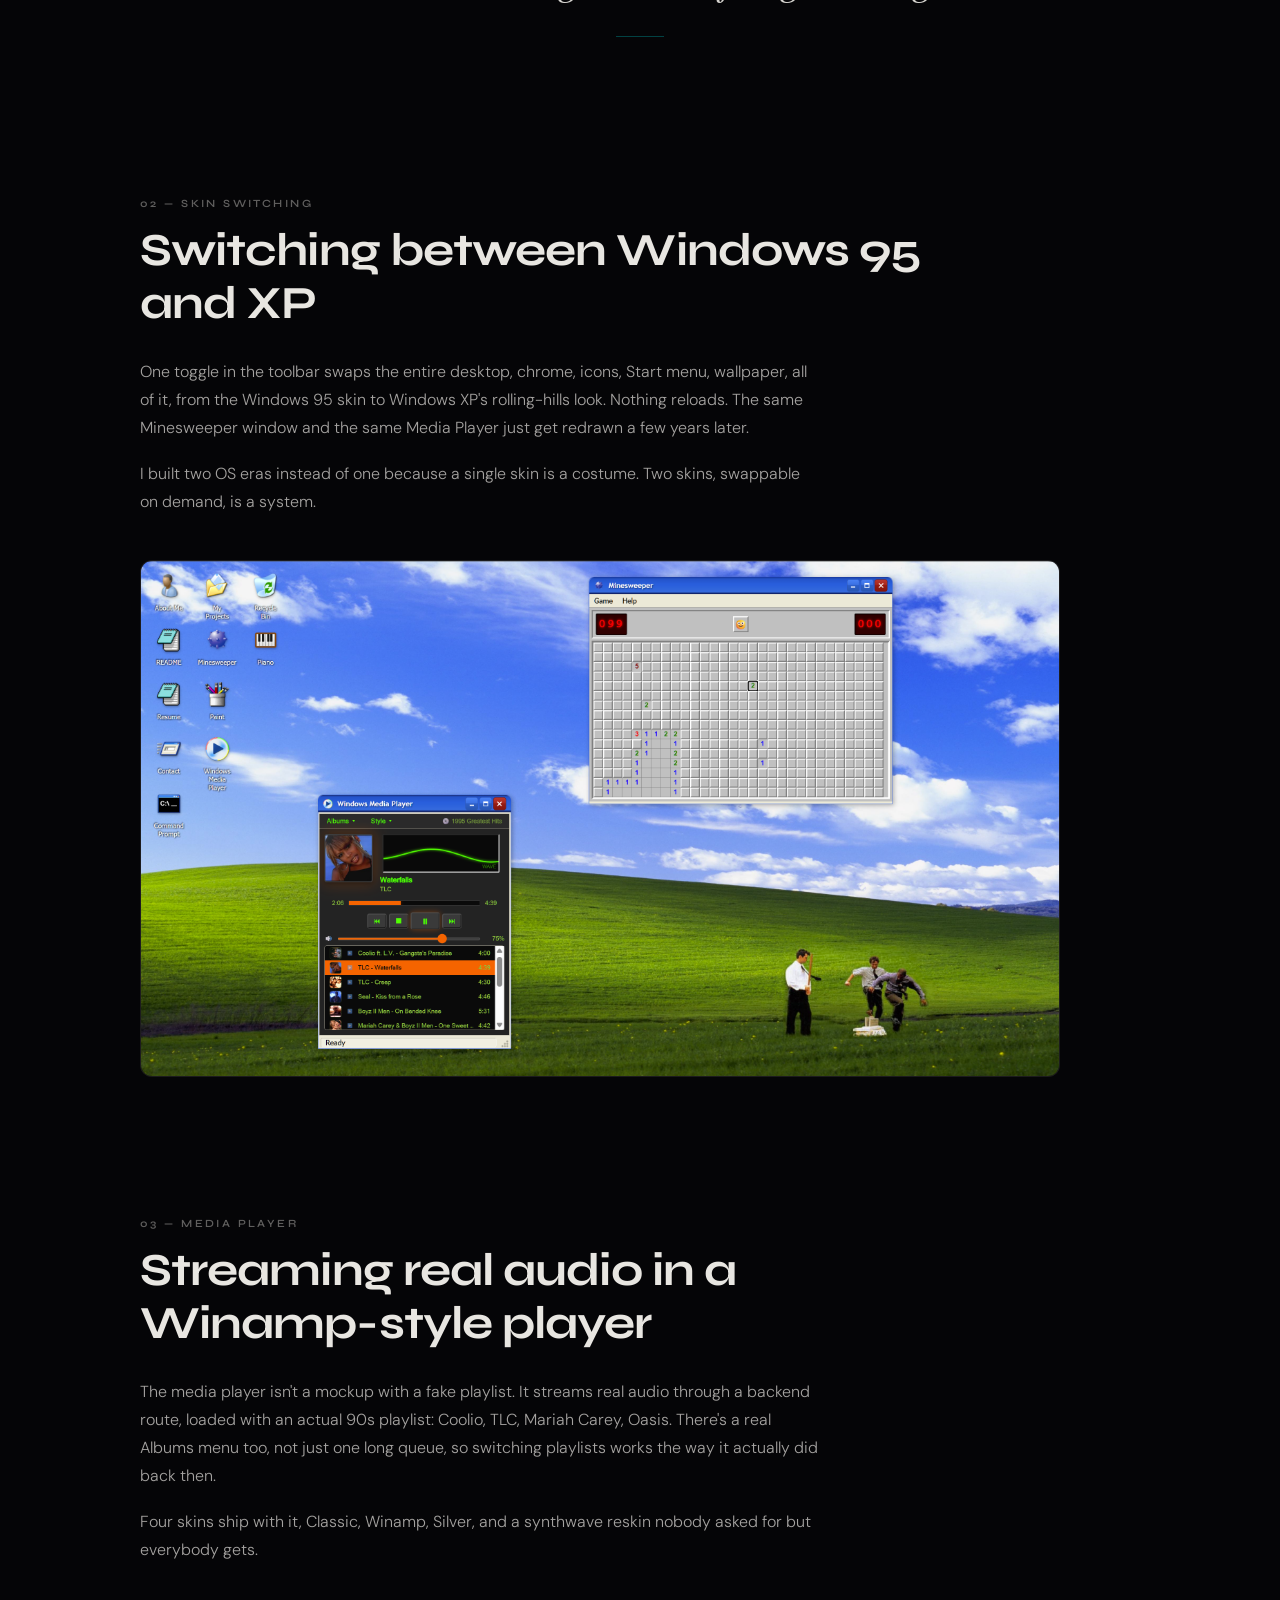
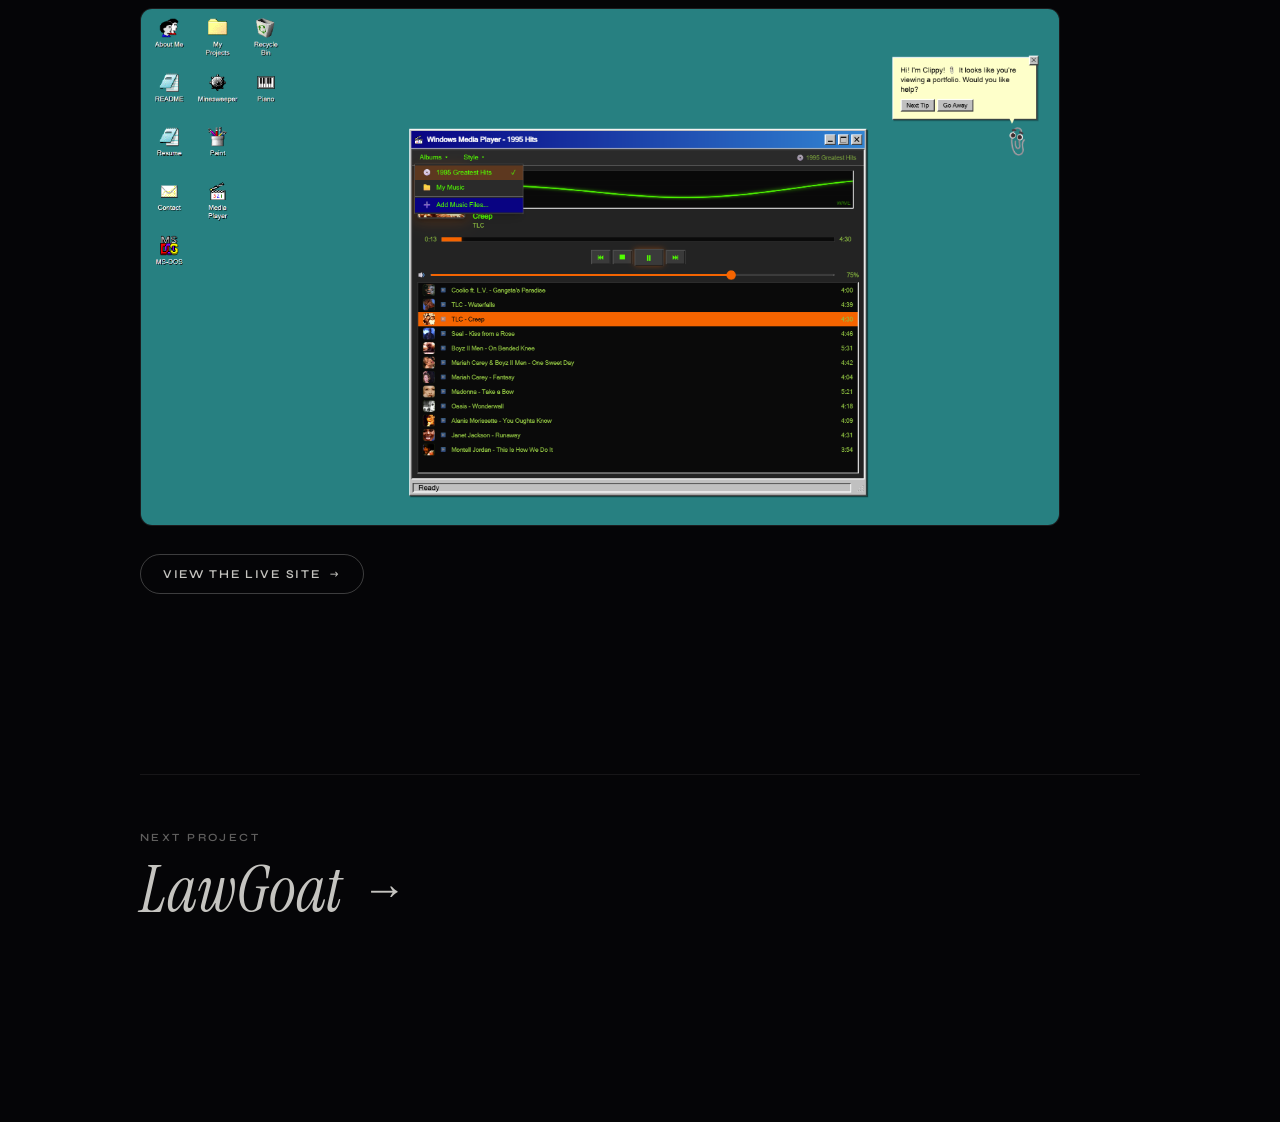
<file: deep-field/ms95.html>
<!DOCTYPE html>
<html lang="en" class="case-study-page" data-project-color="#008080">
<head>
  <meta charset="UTF-8">
  <meta name="viewport" content="width=device-width, initial-scale=1.0">
  <title>Windows 95 Rebuilt — Ryan Herrin</title>
  <link rel="preconnect" href="https://fonts.googleapis.com">
  <link rel="preconnect" href="https://fonts.gstatic.com" crossorigin>
  <link href="https://fonts.googleapis.com/css2?family=DM+Sans:wght@300;400&family=Instrument+Serif:ital@1&family=Syne:wght@500;600;700&display=swap" rel="stylesheet">
  <link rel="icon" type="image/svg+xml" href="favicon.svg">
  <link rel="stylesheet" href="styles.css">
</head>
<body>

  <canvas class="void" id="void"></canvas>

  <nav class="nav">
    <a href="/" class="nav__logo">RH</a>
    <div class="nav__links">
      <a href="/" class="nav__link">Home</a>
      <a href="/" class="nav__link">About</a>
      <a class="nav__link" href="assets/Ryan%20Herrin%20Resume%202026.pdf" download="Ryan Herrin Resume 2026.pdf">Resume</a>
      <a href="/" class="nav__link">Contact</a>
    </div>
  </nav>

  <main class="detail-page">

    <a href="/#ms95" class="detail-page__back">
      <svg width="14" height="14" viewBox="0 0 24 24" fill="none" stroke="currentColor" stroke-width="1.5"><path d="M15 4l-8 8 8 8"/></svg>
      Back to work
    </a>

    <div class="detail-page__kicker">Windows 95 Rebuilt: Personal</div>

    <h1 class="detail-page__deck">
      A working <em>Windows 95</em> desktop, rebuilt in the browser.
    </h1>

    <div class="detail-page__meta">
      <div class="detail-page__meta-item">
        <span class="detail-page__meta-label">Role</span>
        <span class="detail-page__meta-value">Designer &amp; Developer</span>
      </div>
      <div class="detail-page__meta-item">
        <span class="detail-page__meta-label">Year</span>
        <span class="detail-page__meta-value">2026</span>
      </div>
      <div class="detail-page__meta-item">
        <span class="detail-page__meta-label">Stack</span>
        <span class="detail-page__meta-value">Next.js &middot; TypeScript &middot; Tailwind &middot; Web Audio API</span>
      </div>
    </div>

    <div class="detail-page__hero detail-page__hero--frame">
      <img src="images/ms95-boot-screen.png" alt="Windows 95 Rebuilt &mdash; boot screen" loading="lazy">
    </div>

    <a href="https://portfolio-plum-two-79.vercel.app/" class="detail-page__live-link" target="_blank" rel="noopener">
      View the live site
      <span class="detail-page__next-arrow">&rarr;</span>
    </a>

    <div class="detail-page__intro">
      <p>A grid of case studies proves you can design a case study page. It doesn't prove you can build an interface people actually want to touch.</p>
      <p>So instead of another scroll of project cards, I built a working desktop: draggable windows, a Start menu, a taskbar, and a toolbar switch that swaps the whole thing between a Windows 95 skin and a Windows XP skin. Every icon opens something real, not a screenshot pretending to be one.</p>
      <p>Three pieces of that below.</p>
    </div>

    <nav class="detail-page__toc" aria-label="Project sections">
      <a href="#windows" class="toc-card">
        <span class="toc-card__number">01</span>
        <h3 class="toc-card__title">Window Manager</h3>
        <p class="toc-card__desc">Windows that drag, resize from any corner, snap to edges and each other, and swap skins without reloading the page.</p>
        <span class="toc-card__cta">Jump <span class="toc-card__cta-arrow">&darr;</span></span>
      </a>
      <a href="#os-swap" class="toc-card">
        <span class="toc-card__number">02</span>
        <h3 class="toc-card__title">Skin Switching</h3>
        <p class="toc-card__desc">One toggle swaps the entire desktop, chrome, icons, Start menu, wallpaper, between Windows 95 and Windows XP. Nothing reloads.</p>
        <span class="toc-card__cta">Jump <span class="toc-card__cta-arrow">&darr;</span></span>
      </a>
      <a href="#media" class="toc-card">
        <span class="toc-card__number">03</span>
        <h3 class="toc-card__title">Media Player</h3>
        <p class="toc-card__desc">A Winamp-style player streaming real audio through a backend route, with four selectable skins.</p>
        <span class="toc-card__cta">Jump <span class="toc-card__cta-arrow">&darr;</span></span>
      </a>
    </nav>

    <section id="windows" class="detail-page__section">
      <div class="detail-page__section-label">01 &mdash; Window Manager</div>
      <h2 class="detail-page__section-title">Dragging, resizing, and snapping windows</h2>
      <div class="detail-page__section-body">
        <p>Every window drags from its title bar, resizes from any corner, and snaps to the screen edges and to each other, the way a real window manager behaves.</p>
        <p>None of that is a static screenshot of an OS sitting behind some modals. It's the actual window manager, built to run in a browser.</p>
      </div>
      <div class="detail-page__shot detail-page__shot--frame">
        <img src="images/ms95-desktop.png" alt="Windows 95 Rebuilt &mdash; desktop with Paint, Piano, Minesweeper, and Clippy open" loading="lazy">
      </div>
    </section>

    <blockquote class="detail-page__quote">
      The Start menu is thirty years old and it still works. That's not nostalgia. That's just good design.
    </blockquote>

    <section id="os-swap" class="detail-page__section">
      <div class="detail-page__section-label">02 &mdash; Skin Switching</div>
      <h2 class="detail-page__section-title">Switching between Windows 95 and XP</h2>
      <div class="detail-page__section-body">
        <p>One toggle in the toolbar swaps the entire desktop, chrome, icons, Start menu, wallpaper, all of it, from the Windows 95 skin to Windows XP's rolling-hills look. Nothing reloads. The same Minesweeper window and the same Media Player just get redrawn a few years later.</p>
        <p>I built two OS eras instead of one because a single skin is a costume. Two skins, swappable on demand, is a system.</p>
      </div>
      <div class="detail-page__shot detail-page__shot--frame">
        <img src="images/ms95-xp-skin.png" alt="Windows 95 Rebuilt &mdash; switched to the Windows XP skin" loading="lazy">
      </div>
    </section>

    <section id="media" class="detail-page__section">
      <div class="detail-page__section-label">03 &mdash; Media Player</div>
      <h2 class="detail-page__section-title">Streaming real audio in a Winamp-style player</h2>
      <div class="detail-page__section-body">
        <p>The media player isn't a mockup with a fake playlist. It streams real audio through a backend route, loaded with an actual 90s playlist: Coolio, TLC, Mariah Carey, Oasis. There's a real Albums menu too, not just one long queue, so switching playlists works the way it actually did back then.</p>
        <p>Four skins ship with it, Classic, Winamp, Silver, and a synthwave reskin nobody asked for but everybody gets.</p>
      </div>
      <div class="detail-page__shot detail-page__shot--frame">
        <img src="images/ms95-media-player.png" alt="Windows 95 Rebuilt &mdash; media player with the Albums menu open" loading="lazy">
      </div>
    </section>

    <a href="https://portfolio-plum-two-79.vercel.app/" class="detail-page__live-link" target="_blank" rel="noopener">
      View the live site
      <span class="detail-page__next-arrow">&rarr;</span>
    </a>

    <div class="detail-page__next">
      <div class="detail-page__next-label">Next project</div>
      <a href="/lawgoat" class="detail-page__next-link">
        LawGoat
        <span class="detail-page__next-arrow">&rarr;</span>
      </a>
    </div>

  </main>

  <div class="grain"></div>

  <script src="case-study.js"></script>

</body>
</html>
</file>
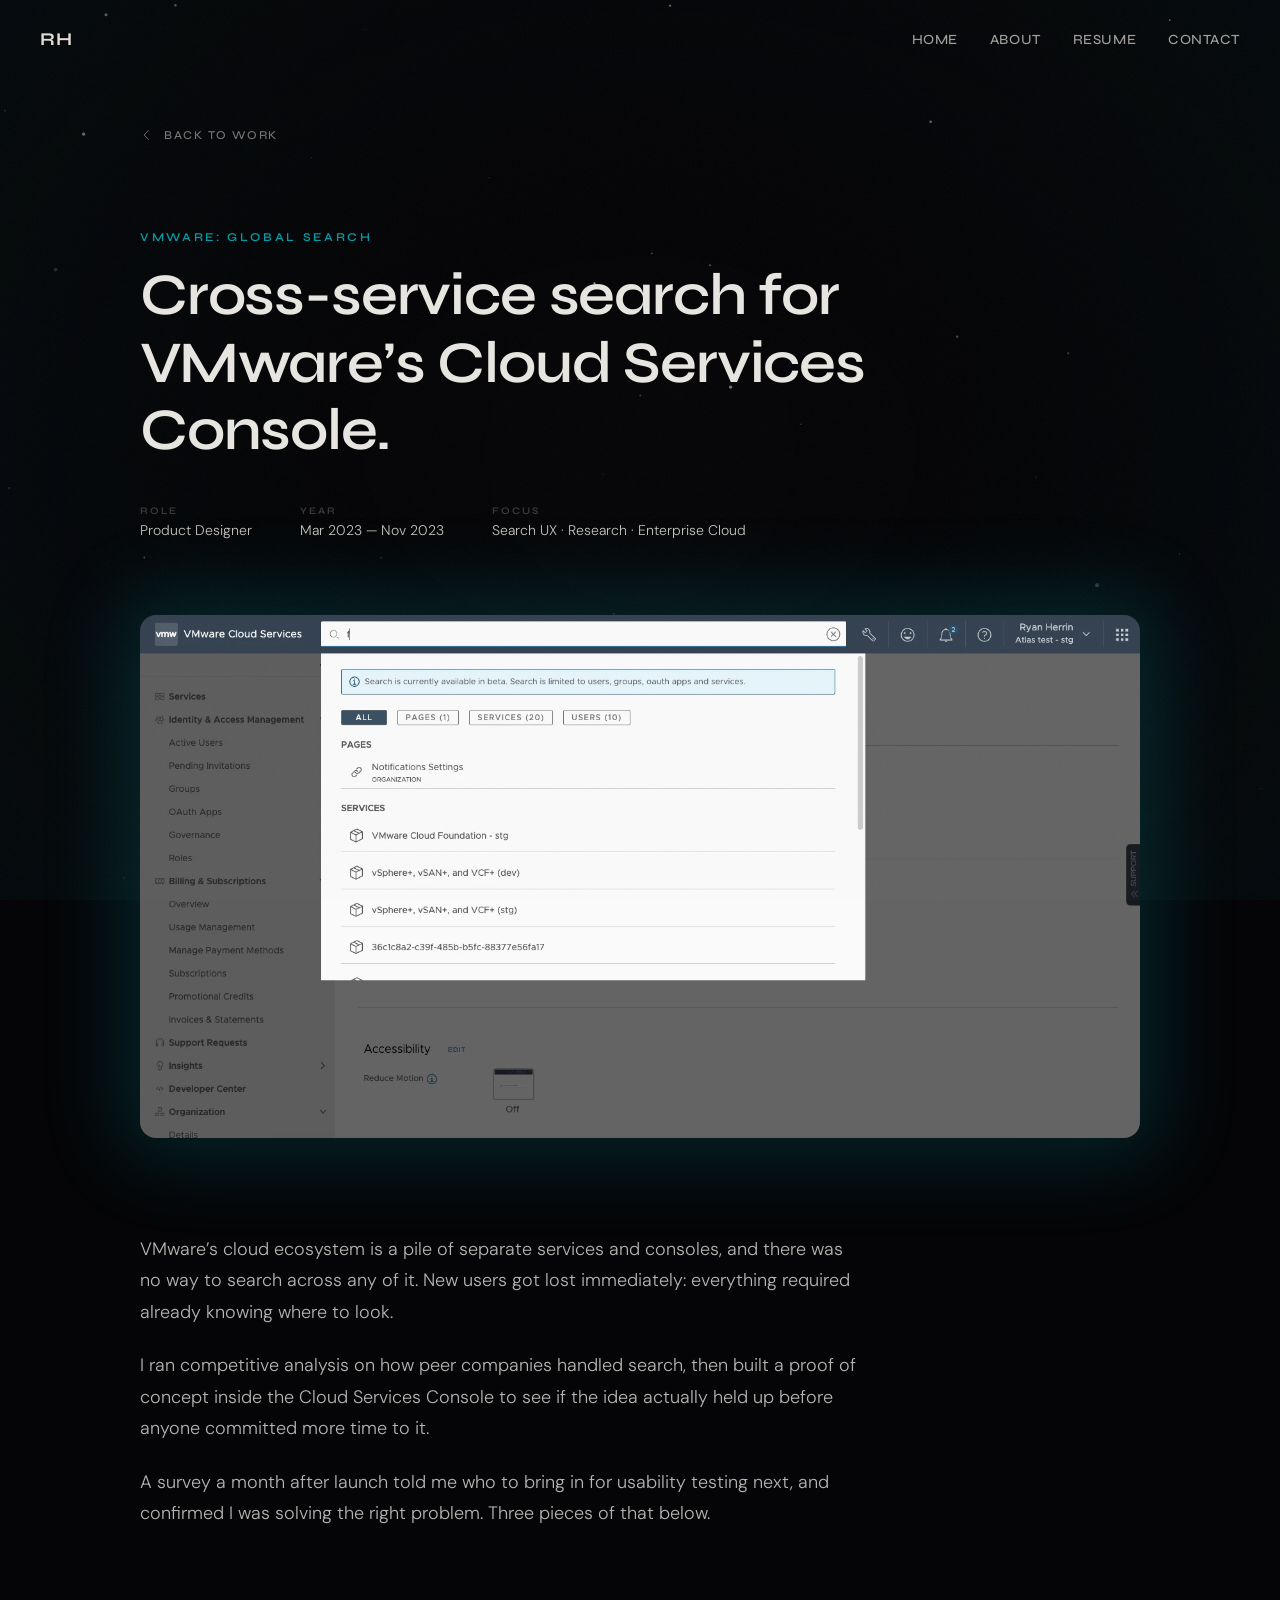
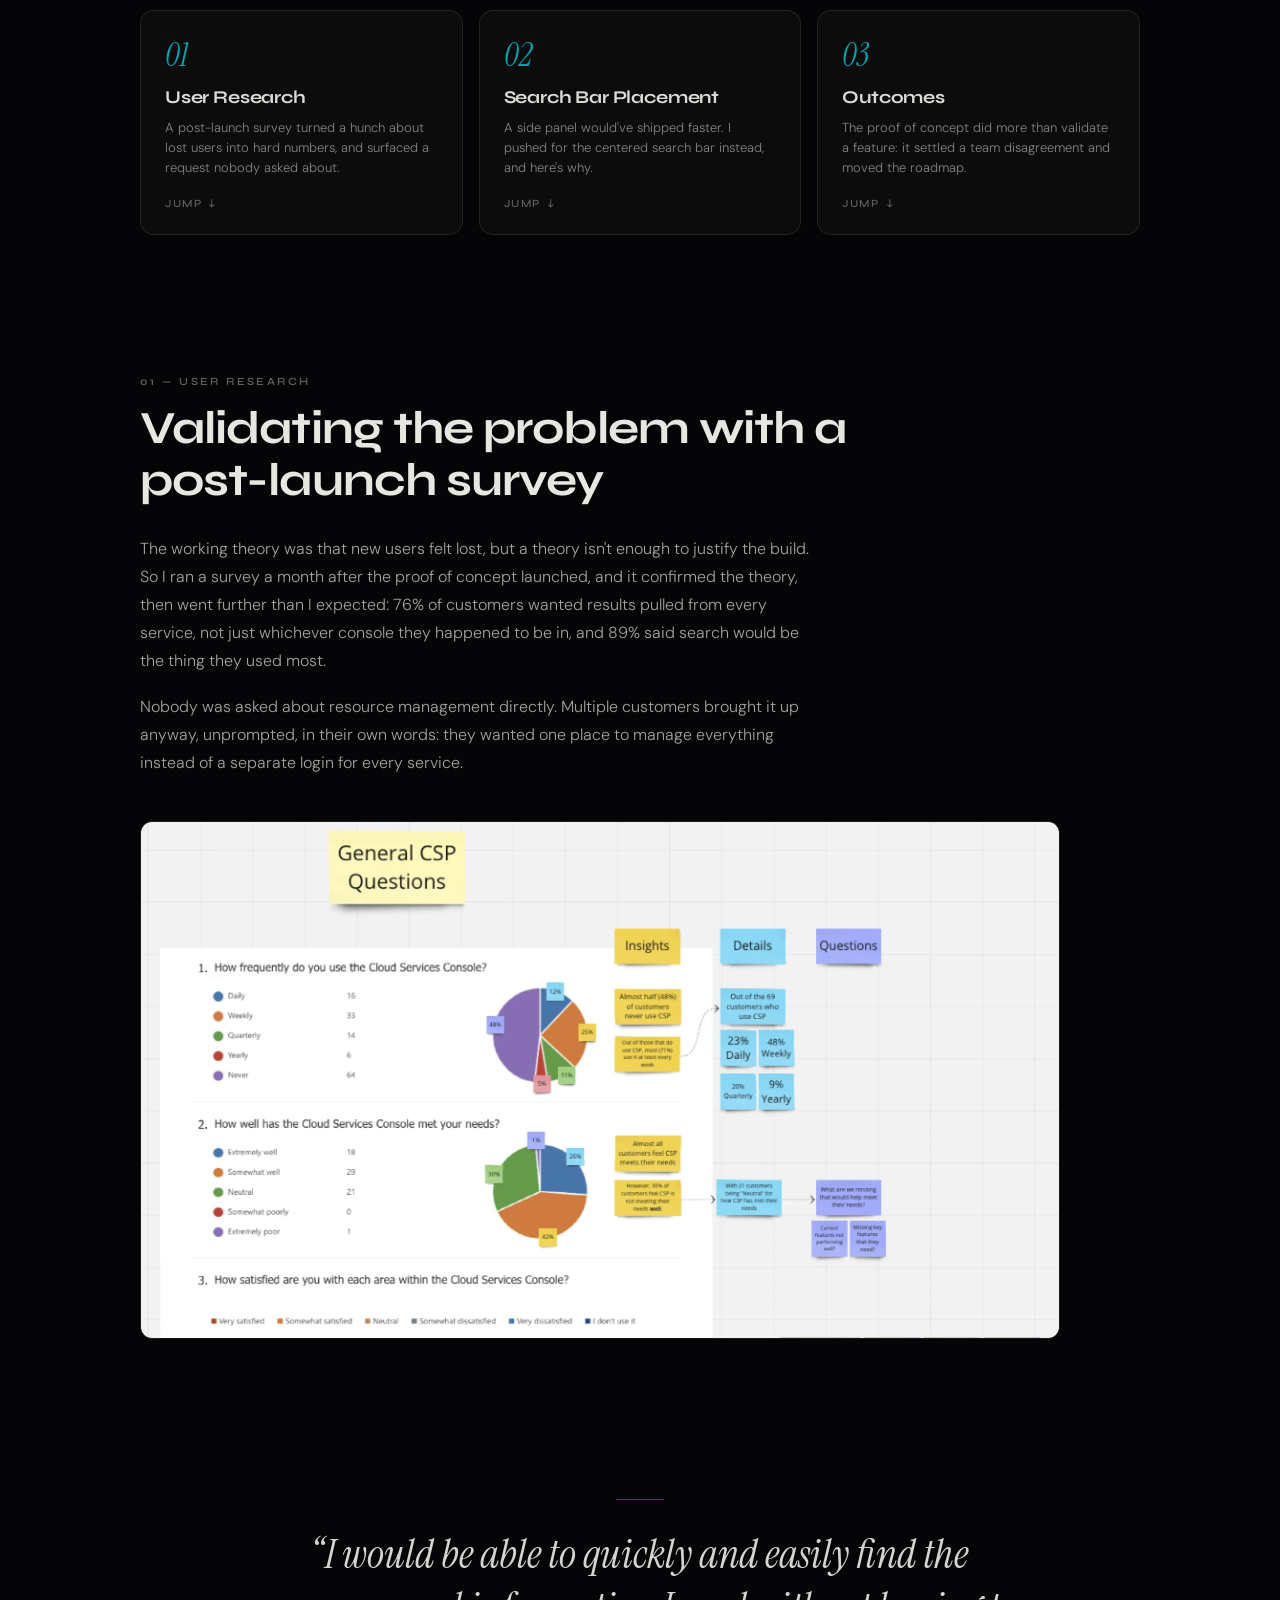
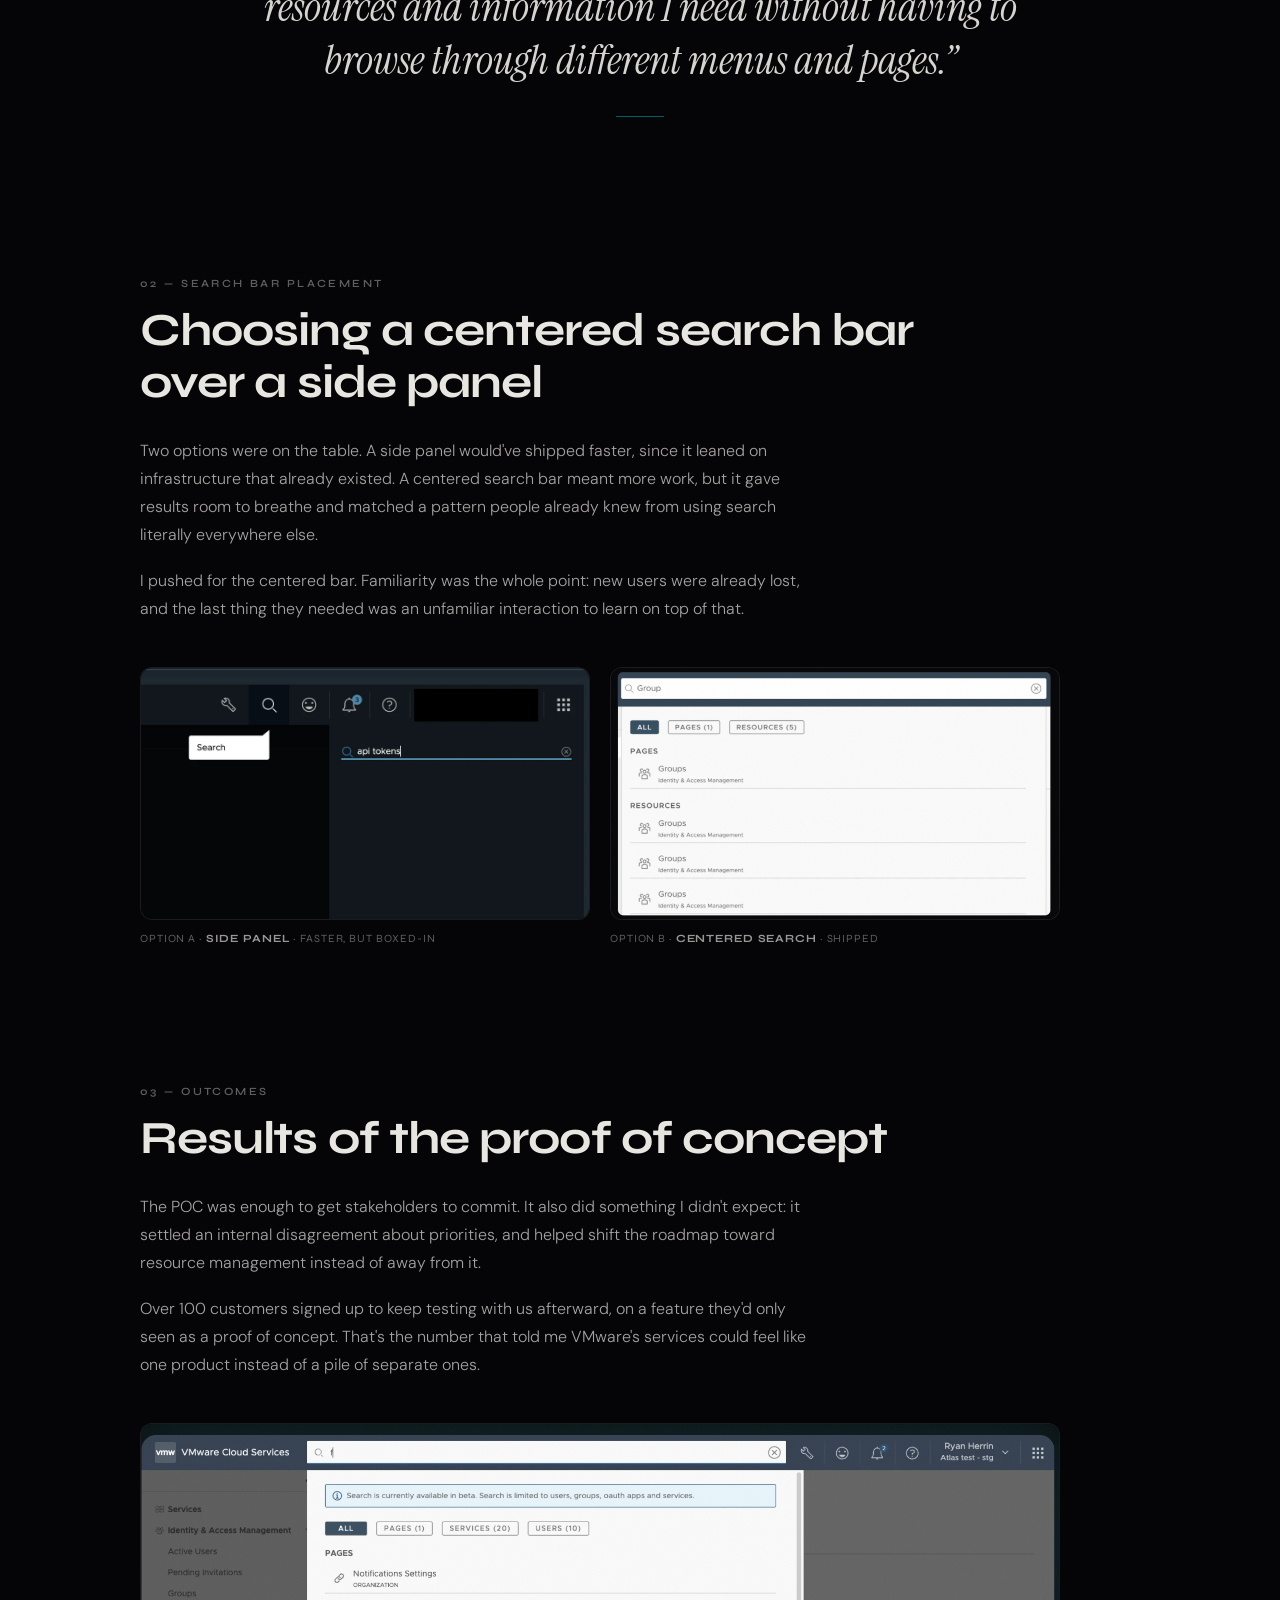
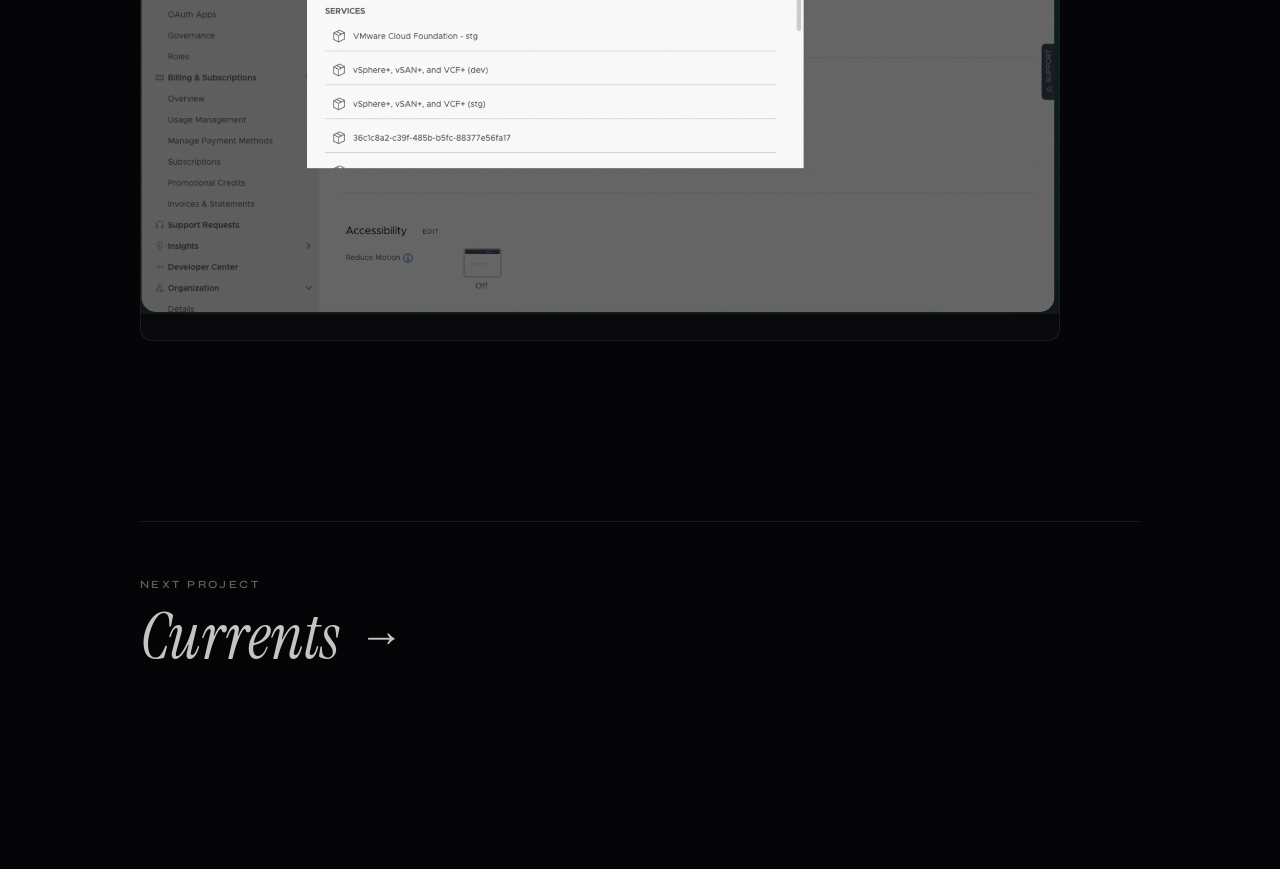
<file: deep-field/vmware.html>
<!DOCTYPE html>
<html lang="en" class="case-study-page" data-project-color="#00b7c3">
<head>
  <meta charset="UTF-8">
  <meta name="viewport" content="width=device-width, initial-scale=1.0">
  <title>VMware — Ryan Herrin</title>
  <link rel="preconnect" href="https://fonts.googleapis.com">
  <link rel="preconnect" href="https://fonts.gstatic.com" crossorigin>
  <link href="https://fonts.googleapis.com/css2?family=DM+Sans:wght@300;400&family=Instrument+Serif:ital@1&family=Syne:wght@500;600;700&display=swap" rel="stylesheet">
  <link rel="icon" type="image/svg+xml" href="favicon.svg">
  <link rel="stylesheet" href="styles.css">
</head>
<body>

  <canvas class="void" id="void"></canvas>

  <nav class="nav">
    <a href="/" class="nav__logo">RH</a>
    <div class="nav__links">
      <a href="/" class="nav__link">Home</a>
      <a href="/" class="nav__link">About</a>
      <a class="nav__link" href="assets/Ryan%20Herrin%20Resume%202026.pdf" download="Ryan Herrin Resume 2026.pdf">Resume</a>
      <a href="/" class="nav__link">Contact</a>
    </div>
  </nav>

  <main class="detail-page">

    <a href="/#vmware" class="detail-page__back">
      <svg width="14" height="14" viewBox="0 0 24 24" fill="none" stroke="currentColor" stroke-width="1.5"><path d="M15 4l-8 8 8 8"/></svg>
      Back to work
    </a>

    <div class="detail-page__kicker">VMware: Global Search</div>

    <h1 class="detail-page__deck">
      Cross-service search for VMware&rsquo;s Cloud Services Console.
    </h1>

    <div class="detail-page__meta">
      <div class="detail-page__meta-item">
        <span class="detail-page__meta-label">Role</span>
        <span class="detail-page__meta-value">Product Designer</span>
      </div>
      <div class="detail-page__meta-item">
        <span class="detail-page__meta-label">Year</span>
        <span class="detail-page__meta-value">Mar 2023 &mdash; Nov 2023</span>
      </div>
      <div class="detail-page__meta-item">
        <span class="detail-page__meta-label">Focus</span>
        <span class="detail-page__meta-value">Search UX &middot; Research &middot; Enterprise Cloud</span>
      </div>
    </div>

    <div class="detail-page__hero detail-page__hero--frame">
      <img src="images/vmware-global-search-hero.png" alt="VMware &mdash; Global Search, live in the Cloud Services Console" loading="lazy">
    </div>

    <div class="detail-page__intro">
      <p>VMware&rsquo;s cloud ecosystem is a pile of separate services and consoles, and there was no way to search across any of it. New users got lost immediately: everything required already knowing where to look.</p>
      <p>I ran competitive analysis on how peer companies handled search, then built a proof of concept inside the Cloud Services Console to see if the idea actually held up before anyone committed more time to it.</p>
      <p>A survey a month after launch told me who to bring in for usability testing next, and confirmed I was solving the right problem. Three pieces of that below.</p>
    </div>

    <nav class="detail-page__toc" aria-label="Project sections">
      <a href="#research" class="toc-card">
        <span class="toc-card__number">01</span>
        <h3 class="toc-card__title">User Research</h3>
        <p class="toc-card__desc">A post-launch survey turned a hunch about lost users into hard numbers, and surfaced a request nobody asked about.</p>
        <span class="toc-card__cta">Jump <span class="toc-card__cta-arrow">&darr;</span></span>
      </a>
      <a href="#search-ux" class="toc-card">
        <span class="toc-card__number">02</span>
        <h3 class="toc-card__title">Search Bar Placement</h3>
        <p class="toc-card__desc">A side panel would've shipped faster. I pushed for the centered search bar instead, and here's why.</p>
        <span class="toc-card__cta">Jump <span class="toc-card__cta-arrow">&darr;</span></span>
      </a>
      <a href="#impact" class="toc-card">
        <span class="toc-card__number">03</span>
        <h3 class="toc-card__title">Outcomes</h3>
        <p class="toc-card__desc">The proof of concept did more than validate a feature: it settled a team disagreement and moved the roadmap.</p>
        <span class="toc-card__cta">Jump <span class="toc-card__cta-arrow">&darr;</span></span>
      </a>
    </nav>

    <section id="research" class="detail-page__section">
      <div class="detail-page__section-label">01 &mdash; User Research</div>
      <h2 class="detail-page__section-title">Validating the problem with a post-launch survey</h2>
      <div class="detail-page__section-body">
        <p>The working theory was that new users felt lost, but a theory isn't enough to justify the build. So I ran a survey a month after the proof of concept launched, and it confirmed the theory, then went further than I expected: 76% of customers wanted results pulled from every service, not just whichever console they happened to be in, and 89% said search would be the thing they used most.</p>
        <p>Nobody was asked about resource management directly. Multiple customers brought it up anyway, unprompted, in their own words: they wanted one place to manage everything instead of a separate login for every service.</p>
      </div>
      <div class="detail-page__shot detail-page__shot--frame">
        <img src="images/vmware-survey-insights.png" alt="VMware &mdash; survey insights on Cloud Services Console usage and satisfaction" loading="lazy">
      </div>
    </section>

    <blockquote class="detail-page__quote">
      &ldquo;I would be able to quickly and easily find the resources and information I need without having to browse through different menus and pages.&rdquo;
    </blockquote>

    <section id="search-ux" class="detail-page__section">
      <div class="detail-page__section-label">02 &mdash; Search Bar Placement</div>
      <h2 class="detail-page__section-title">Choosing a centered search bar over a side panel</h2>
      <div class="detail-page__section-body">
        <p>Two options were on the table. A side panel would've shipped faster, since it leaned on infrastructure that already existed. A centered search bar meant more work, but it gave results room to breathe and matched a pattern people already knew from using search literally everywhere else.</p>
        <p>I pushed for the centered bar. Familiarity was the whole point: new users were already lost, and the last thing they needed was an unfamiliar interaction to learn on top of that.</p>
      </div>
      <div class="detail-page__shot-pair">
        <div class="detail-page__shot-pair-item">
          <div class="detail-page__shot detail-page__shot--frame">
            <img src="images/vmware-side-panel-option.png" alt="VMware &mdash; side panel search option, not shipped" loading="lazy">
          </div>
          <div class="detail-page__shot-pair-caption">Option A &middot; <strong>Side panel</strong> &middot; faster, but boxed-in</div>
        </div>
        <div class="detail-page__shot-pair-item">
          <div class="detail-page__shot detail-page__shot--frame">
            <img src="images/vmware-search-results-zoomed.png" alt="VMware &mdash; centered search, shipped" loading="lazy">
          </div>
          <div class="detail-page__shot-pair-caption">Option B &middot; <strong>Centered search</strong> &middot; shipped</div>
        </div>
      </div>
    </section>

    <section id="impact" class="detail-page__section">
      <div class="detail-page__section-label">03 &mdash; Outcomes</div>
      <h2 class="detail-page__section-title">Results of the proof of concept</h2>
      <div class="detail-page__section-body">
        <p>The POC was enough to get stakeholders to commit. It also did something I didn't expect: it settled an internal disagreement about priorities, and helped shift the roadmap toward resource management instead of away from it.</p>
        <p>Over 100 customers signed up to keep testing with us afterward, on a feature they'd only seen as a proof of concept. That's the number that told me VMware's services could feel like one product instead of a pile of separate ones.</p>
      </div>
      <div class="detail-page__shot detail-page__shot--frame">
        <img src="images/vmware-centered-search-zoomed.png" alt="VMware &mdash; search results spanning pages and resources" loading="lazy">
      </div>
    </section>

    <div class="detail-page__next">
      <div class="detail-page__next-label">Next project</div>
      <a href="/currents" class="detail-page__next-link">
        Currents
        <span class="detail-page__next-arrow">&rarr;</span>
      </a>
    </div>

  </main>

  <div class="grain"></div>

  <script src="case-study.js"></script>

</body>
</html>
</file>
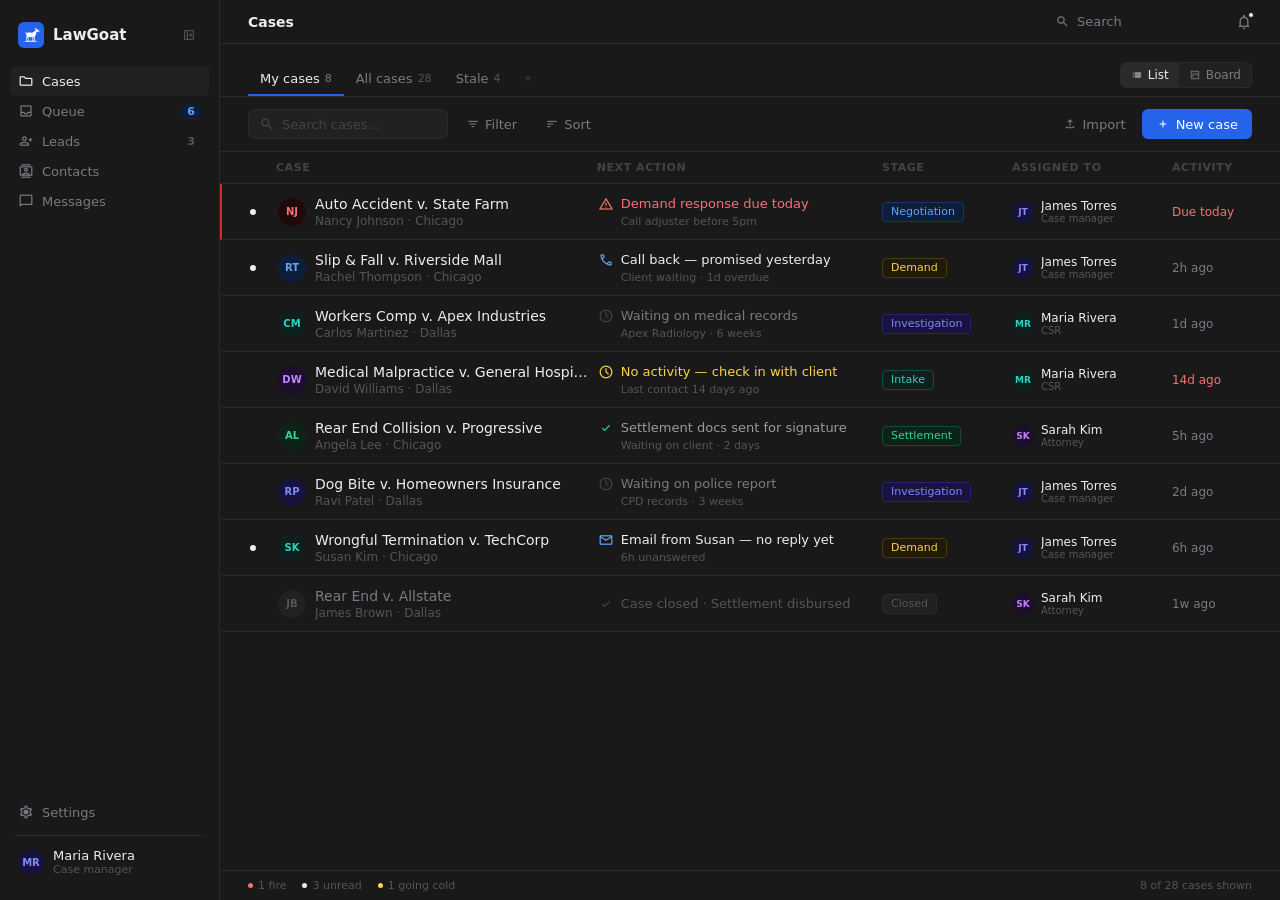
<file: deep-field/mockups/lawgoat-cases.html>
<!DOCTYPE html>
<html lang="en">
<head>
<meta charset="UTF-8">
<meta name="viewport" content="width=device-width, initial-scale=1.0">
<title>LawGoat — Cases & Contacts</title>
<link rel="stylesheet" href="https://fonts.googleapis.com/css2?family=Material+Symbols+Rounded:opsz,wght,FILL,GRAD@20..48,400,0..1,-25..200" />
<style>
  * { box-sizing: border-box; margin: 0; padding: 0; }
  body { background: #191919; font-family: -apple-system, 'Inter', system-ui, sans-serif; color: #ECEEF2; height: 100vh; overflow: hidden; display: flex; font-size: 14px; }
  .material-symbols-rounded { font-variation-settings: 'FILL' 0, 'wght' 400, 'GRAD' 0, 'opsz' 20; user-select: none; vertical-align: middle; flex-shrink: 0; }
  .ms-sm { font-size: 16px; } .ms-md { font-size: 18px; } .ms-lg { font-size: 20px; } .ms-xs { font-size: 14px; } .ms-xxs { font-size: 12px; }

  /* SIDEBAR */
  .sidebar { width: 220px; flex-shrink: 0; background: #191919; border-right: 0.5px solid #2A2A2A; display: flex; flex-direction: column; padding: 16px 10px; height: 100vh; transition: width 200ms ease-out; position: relative; }
  .sidebar.collapsed { width: 64px; padding: 16px 8px; }
  .logo { display: flex; align-items: center; gap: 9px; padding: 6px 8px 18px; }
  .logo-mark { width: 26px; height: 26px; background: #2563EB; border-radius: 6px; display: flex; align-items: center; justify-content: center; flex-shrink: 0; color: #fff; }
  .logo-name { font-size: 15px; font-weight: 600; color: #ECEEF2; }
  .sidebar.collapsed .logo-name { display: none; }
  .sidebar.collapsed .logo { padding: 6px 0 18px; justify-content: center; }
  .sidebar-collapse { margin-left: auto; width: 24px; height: 24px; border-radius: 4px; display: flex; align-items: center; justify-content: center; background: transparent; border: none; cursor: pointer; color: #555; transition: all 80ms; flex-shrink: 0; }
  .sidebar-collapse:hover { background: #242424; color: #ECEEF2; }
  .sidebar.collapsed .sidebar-collapse { display: none; }
  .sidebar-expand { display: none; position: absolute; top: 14px; right: -12px; width: 24px; height: 24px; border-radius: 9999px; background: #212121; border: 0.5px solid #2A2A2A; align-items: center; justify-content: center; cursor: pointer; color: #7A7A85; transition: all 80ms; z-index: 10; }
  .sidebar-expand:hover { background: #2A2A2A; color: #ECEEF2; border-color: #333; }
  .sidebar.collapsed .sidebar-expand { display: flex; }

  .nav-item { display: flex; align-items: center; gap: 8px; padding: 7px 8px; border-radius: 6px; font-size: 13px; color: #7A7A85; cursor: pointer; transition: background 80ms, color 80ms; user-select: none; position: relative; }
  .nav-item:hover:not(.active) { background: #242424; color: #ECEEF2; }
  .nav-item.active { background: #212121; color: #ECEEF2; font-weight: 500; }
  .sidebar.collapsed .nav-item { justify-content: center; padding: 8px 0; }
  .sidebar.collapsed .nav-item-label { display: none; }
  .sidebar.collapsed .nav-count { display: none; }
  .nav-count { margin-left: auto; font-size: 11px; font-weight: 600; padding: 1px 6px; border-radius: 9999px; }
  .nav-count.urgent { background: #0D1E3D; color: #60A5FA; }
  .nav-count.neutral { color: #555; }
  .nav-sep { height: 0.5px; background: #2A2A2A; margin: 8px 0; }

  .sidebar-bottom { margin-top: auto; padding-top: 6px; display: flex; flex-direction: column; gap: 0; }
  .sidebar-utilities { display: flex; align-items: center; gap: 2px; padding: 6px 0; }
  .sidebar.collapsed .sidebar-utilities { flex-direction: column; gap: 4px; }
  .util-btn { flex: 1; display: flex; align-items: center; gap: 8px; padding: 7px 8px; border-radius: 6px; background: transparent; border: none; cursor: pointer; color: #7A7A85; font-family: inherit; font-size: 13px; transition: all 80ms; min-width: 0; }
  .util-btn:hover { background: #242424; color: #ECEEF2; }
  .util-btn-label { flex: 1; text-align: left; white-space: nowrap; overflow: hidden; text-overflow: ellipsis; }
  .sidebar.collapsed .util-btn { flex: 0; padding: 7px 0; justify-content: center; width: 100%; }
  .sidebar.collapsed .util-btn-label { display: none; }

  .user-row { display: flex; align-items: center; gap: 9px; padding: 8px; border-radius: 6px; cursor: pointer; transition: background 80ms; border-top: 0.5px solid #2A2A2A; padding-top: 12px; margin-top: 2px; }
  .user-row:hover { background: #242424; }
  .sidebar.collapsed .user-row { padding: 12px 0 8px; justify-content: center; border-top: 0.5px solid #2A2A2A; }
  .avatar-sm { width: 26px; height: 26px; border-radius: 9999px; background: #17123E; display: flex; align-items: center; justify-content: center; font-size: 10px; font-weight: 600; color: #818CF8; flex-shrink: 0; position: relative; }
  .user-info { flex: 1; min-width: 0; }
  .user-name { font-size: 13px; font-weight: 500; color: #ECEEF2; white-space: nowrap; overflow: hidden; text-overflow: ellipsis; }
  .user-role { font-size: 11px; color: #555; white-space: nowrap; overflow: hidden; text-overflow: ellipsis; }
  .sidebar.collapsed .user-info { display: none; }
  .sidebar.collapsed .nav-item:hover::after, .sidebar.collapsed .user-row:hover::after, .sidebar.collapsed .util-btn:hover::after { content: attr(data-tooltip); position: absolute; left: calc(100% + 10px); top: 50%; transform: translateY(-50%); background: #2A2A2A; border: 0.5px solid #333; border-radius: 6px; padding: 5px 9px; font-size: 12px; color: #ECEEF2; white-space: nowrap; z-index: 100; box-shadow: 0 4px 12px rgba(0,0,0,0.4); }

  /* CONTENT AREA */
  .content { flex: 1; display: flex; flex-direction: column; min-width: 0; height: 100vh; overflow: hidden; }
  .screens-wrap { flex: 1; position: relative; min-height: 0; }

  /* GLOBAL TOPBAR */
  .topbar { display: flex; align-items: center; height: 44px; padding: 0 20px 0 28px; border-bottom: 0.5px solid #2A2A2A; flex-shrink: 0; gap: 12px; }
  .topbar-left { flex: 1; min-width: 0; display: flex; align-items: center; gap: 10px; }
  .topbar-title { font-size: 14px; font-weight: 600; color: #ECEEF2; white-space: nowrap; }
  .topbar-back { display: inline-flex; align-items: center; gap: 5px; font-size: 13px; color: #7A7A85; cursor: pointer; padding: 4px 6px; border-radius: 6px; transition: all 80ms; border: none; background: transparent; font-family: inherit; }
  .topbar-back:hover { background: #242424; color: #ECEEF2; }
  .topbar-crumb-sep { color: #3A3A3A; font-size: 13px; }
  .topbar-crumb-current { font-size: 13px; color: #ECEEF2; font-weight: 500; white-space: nowrap; overflow: hidden; text-overflow: ellipsis; }
  .topbar-right { display: flex; align-items: center; gap: 4px; flex-shrink: 0; }
  .topbar-search { display: flex; align-items: center; gap: 7px; height: 30px; padding: 0 10px; border-radius: 6px; background: transparent; border: 0.5px solid transparent; cursor: pointer; color: #7A7A85; transition: all 80ms; font-family: inherit; font-size: 13px; min-width: 180px; }
  .topbar-search:hover { background: #212121; border-color: #2A2A2A; color: #ECEEF2; }
  .topbar-search .material-symbols-rounded { font-size: 15px; flex-shrink: 0; }
  .topbar-search-label { flex: 1; text-align: left; }
  .topbar-bell { width: 32px; height: 32px; border-radius: 6px; display: flex; align-items: center; justify-content: center; background: transparent; border: none; cursor: pointer; color: #7A7A85; transition: all 80ms; position: relative; }
  .topbar-bell:hover { background: #242424; color: #ECEEF2; }
  .topbar-bell .bell-badge { position: absolute; top: 6px; right: 6px; width: 6px; height: 6px; background: #ECEEF2; border-radius: 9999px; border: 1.5px solid #191919; }

  /* Topbar context — hidden by default, JS toggles which is shown */
  .topbar-ctx { display: none; align-items: center; gap: 10px; }
  .topbar-ctx.active { display: flex; }

  .screen { position: absolute; top: 0; left: 0; right: 0; bottom: 0; display: none; flex-direction: column; }
  .screen.active { display: flex; }

  /* —— PAGE HEADER (used by list screens) —— */
  .page-header { padding: 18px 0 0; flex-shrink: 0; }
  .view-tabs { display: flex; align-items: center; border-bottom: 0.5px solid #2A2A2A; padding: 0 28px; }
  .view-tab { display: flex; align-items: center; gap: 5px; padding: 8px 12px; font-size: 13px; color: #7A7A85; cursor: pointer; border-bottom: 2px solid transparent; margin-bottom: -0.5px; user-select: none; white-space: nowrap; position: relative; transition: color 80ms; }
  .view-tab.active { color: #ECEEF2; font-weight: 500; border-bottom-color: #2563EB; }
  .view-tab:hover:not(.active) { color: #9A9AA6; }
  .view-tab-count { font-size: 11px; color: #555; }
  .view-tab.active .view-tab-count { color: #7A7A85; }
  .view-tab-add { display: flex; align-items: center; padding: 8px 8px; color: #3A3A3A; cursor: pointer; border-bottom: 2px solid transparent; margin-bottom: -0.5px; transition: color 80ms; }
  .view-tab-add:hover { color: #7A7A85; }
  .view-tabs-right { margin-left: auto; display: flex; align-items: center; padding-bottom: 8px; }
  .view-toggle { display: flex; background: #212121; border: 0.5px solid #2A2A2A; border-radius: 6px; overflow: hidden; }
  .view-toggle-btn { display: flex; align-items: center; gap: 5px; padding: 5px 10px; font-size: 12px; color: #7A7A85; cursor: pointer; transition: all 80ms; user-select: none; }
  .view-toggle-btn.active { background: #2A2A2A; color: #ECEEF2; }

  .toolbar { display: flex; align-items: center; gap: 8px; padding: 12px 28px; border-bottom: 0.5px solid #2A2A2A; flex-shrink: 0; }
  .search-wrap { display: flex; align-items: center; height: 30px; background: #212121; border: 0.5px solid #2A2A2A; border-radius: 6px; padding: 0 10px; gap: 7px; width: 200px; }
  .search-wrap .material-symbols-rounded { color: #444; font-size: 16px; }
  .search-wrap input { flex: 1; min-width: 0; background: transparent !important; -webkit-box-shadow: none !important; border: none !important; outline: none !important; color: #ECEEF2 !important; -webkit-text-fill-color: #ECEEF2 !important; font-family: inherit; font-size: 13px; padding: 0; }
  .search-wrap input::placeholder { color: #444 !important; -webkit-text-fill-color: #444 !important; }
  .tb-btn { display: inline-flex; align-items: center; gap: 5px; height: 30px; padding: 0 10px; border-radius: 6px; font-size: 13px; font-family: inherit; cursor: pointer; color: #7A7A85; background: transparent; border: none; transition: all 80ms; white-space: nowrap; }
  .tb-btn:hover { background: #242424; color: #ECEEF2; }
  .tb-right { margin-left: auto; display: flex; align-items: center; gap: 6px; }
  button.primary-btn { -webkit-appearance: none; appearance: none; display: inline-flex; align-items: center; gap: 6px; height: 30px; padding: 0 14px; border-radius: 6px; font-family: inherit; font-size: 13px; font-weight: 500; background: #2563EB !important; color: #fff !important; border: none !important; outline: none !important; cursor: pointer; }
  button.primary-btn:hover { background: #1D4ED8 !important; }

  /* CASES / CONTACTS LIST */
  #listView, #contactsListView { flex: 1; display: flex; flex-direction: column; min-height: 0; }
  .table-header { padding: 0 28px; border-bottom: 0.5px solid #2A2A2A; flex-shrink: 0; }
  .table-header.cases { display: grid; grid-template-columns: 28px minmax(0,1.8fr) minmax(0,1.6fr) 130px 160px 80px; }
  .table-header.contacts { display: grid; grid-template-columns: 28px minmax(0,1.6fr) 110px minmax(0,1.4fr) 70px 100px; }
  .th { font-size: 11px; font-weight: 600; letter-spacing: 0.05em; text-transform: uppercase; color: #444; padding: 9px 10px 9px 0; display: flex; align-items: center; gap: 4px; cursor: pointer; user-select: none; white-space: nowrap; }
  .cases-area, .contacts-area { flex: 1; overflow-y: auto; }
  .cases-area::-webkit-scrollbar, .contacts-area::-webkit-scrollbar { width: 4px; }
  .cases-area::-webkit-scrollbar-thumb, .contacts-area::-webkit-scrollbar-thumb { background: #2A2A2A; border-radius: 4px; }
  .case-row { display: grid; grid-template-columns: 28px minmax(0,1.8fr) minmax(0,1.6fr) 130px 160px 80px; border-bottom: 0.5px solid #2A2A2A; cursor: pointer; transition: background 80ms; align-items: center; min-height: 56px; border-left: 2px solid transparent; padding: 0 28px; }
  .case-row:hover { background: #212121; }
  .case-row.fire { border-left-color: #DC2626; }
  .contact-row { display: grid; grid-template-columns: 28px minmax(0,1.6fr) 110px minmax(0,1.4fr) 70px 100px; border-bottom: 0.5px solid #2A2A2A; cursor: pointer; transition: background 80ms; align-items: center; min-height: 56px; padding: 0 28px; }
  .contact-row:hover { background: #212121; }
  .cell { padding: 10px 10px 10px 0; display: flex; align-items: center; gap: 9px; min-width: 0; overflow: hidden; }
  .unread-dot { width: 6px; height: 6px; border-radius: 9999px; background: #ECEEF2; flex-shrink: 0; }
  .spacer { width: 6px; flex-shrink: 0; }
  .avatar { width: 28px; height: 28px; border-radius: 9999px; display: flex; align-items: center; justify-content: center; font-size: 10px; font-weight: 600; flex-shrink: 0; }
  .client-name { font-size: 14px; font-weight: 500; color: #ECEEF2; white-space: nowrap; overflow: hidden; text-overflow: ellipsis; }
  .case-sub { font-size: 12px; color: #555; margin-top: 2px; white-space: nowrap; overflow: hidden; text-overflow: ellipsis; }
  .next-action { display: flex; align-items: flex-start; gap: 7px; min-width: 0; width: 100%; }
  .next-action .material-symbols-rounded { font-size: 16px; margin-top: 1px; }
  .action-text { font-size: 13px; line-height: 18px; white-space: nowrap; overflow: hidden; text-overflow: ellipsis; min-width: 0; }
  .action-sub { font-size: 11px; color: #555; margin-top: 2px; white-space: nowrap; }
  .activity { font-size: 12px; color: #7A7A85; white-space: nowrap; }
  .activity.stale { color: #F87171; }

  /* Contact-specific cells */
  .contact-channels { font-size: 12px; color: #7A7A85; line-height: 17px; min-width: 0; }
  .contact-channels-line { display: flex; align-items: center; gap: 4px; white-space: nowrap; overflow: hidden; text-overflow: ellipsis; min-width: 0; }
  .contact-channels-line .material-symbols-rounded { font-size: 12px; color: #555; flex-shrink: 0; }
  .contact-cases-count { font-size: 13px; color: #ECEEF2; font-weight: 500; }
  .contact-cases-count-sub { font-size: 11px; color: #555; }

  .assignee { display: flex; align-items: center; gap: 7px; min-width: 0; }
  .assignee-avatar { width: 22px; height: 22px; border-radius: 9999px; display: flex; align-items: center; justify-content: center; font-size: 9px; font-weight: 600; flex-shrink: 0; }
  .assignee-text { min-width: 0; }
  .assignee-name { font-size: 12px; font-weight: 500; color: #ECEEF2; white-space: nowrap; overflow: hidden; text-overflow: ellipsis; }
  .assignee-role { font-size: 10px; color: #555; white-space: nowrap; overflow: hidden; text-overflow: ellipsis; }

  /* Board view */
  #boardView { flex: 1; display: none; flex-direction: column; min-height: 0; }
  .board-area { flex: 1; display: flex; gap: 12px; padding: 16px 28px; overflow-x: auto; overflow-y: hidden; }
  .board-area::-webkit-scrollbar { height: 8px; }
  .board-area::-webkit-scrollbar-thumb { background: #2A2A2A; border-radius: 4px; }
  .board-col { flex: 0 0 280px; display: flex; flex-direction: column; min-height: 0; background: #1C1C1C; border: 0.5px solid #2A2A2A; border-radius: 8px; overflow: hidden; }
  .board-col-header { display: flex; align-items: center; justify-content: space-between; padding: 10px 12px; border-bottom: 0.5px solid #2A2A2A; flex-shrink: 0; }
  .board-col-title { display: flex; align-items: center; gap: 8px; }
  .board-col-count { font-size: 11px; color: #555; font-weight: 600; }
  .board-col-body { flex: 1; overflow-y: auto; padding: 8px; display: flex; flex-direction: column; gap: 8px; }
  .board-col-body::-webkit-scrollbar { width: 4px; }
  .board-col-body::-webkit-scrollbar-thumb { background: #2A2A2A; border-radius: 4px; }
  .board-card { background: #212121; border: 0.5px solid #2A2A2A; border-radius: 6px; padding: 10px 11px; cursor: pointer; transition: background 80ms; border-left: 2px solid transparent; }
  .board-card:hover { background: #2A2A2A; }
  .board-card.fire { border-left-color: #DC2626; }
  .bc-name { font-size: 13px; font-weight: 500; color: #ECEEF2; margin-bottom: 2px; }
  .bc-case { font-size: 11px; color: #555; margin-bottom: 8px; white-space: nowrap; overflow: hidden; text-overflow: ellipsis; }
  .bc-action { display: flex; align-items: flex-start; gap: 6px; margin-bottom: 8px; }
  .bc-action .material-symbols-rounded { font-size: 16px; margin-top: 1px; }
  .bc-action-text { font-size: 12px; line-height: 16px; }
  .bc-footer { display: flex; align-items: center; justify-content: space-between; }
  .bc-avatar { width: 20px; height: 20px; font-size: 9px; }
  .bc-age { font-size: 11px; color: #7A7A85; }
  .bc-age.stale { color: #F87171; }

  .status-bar { padding: 8px 28px; border-top: 0.5px solid #2A2A2A; display: flex; align-items: center; gap: 16px; flex-shrink: 0; }
  .status-item { font-size: 11px; color: #555; display: flex; align-items: center; gap: 5px; }
  .status-dot { width: 5px; height: 5px; border-radius: 9999px; }

  /* BADGES */
  .badge { display: inline-flex; align-items: center; height: 20px; padding: 0 8px; border-radius: 4px; font-size: 11px; font-weight: 500; white-space: nowrap; flex-shrink: 0; }
  .pill { border-radius: 9999px; }
  .b-intake { background:#0E1F1E; color:#2DD4BF; border:0.5px solid #134D46; }
  .b-invest { background:#17123E; color:#818CF8; border:0.5px solid #2D2070; }
  .b-demand { background:#1F1A08; color:#FCD34D; border:0.5px solid #4A3A10; }
  .b-negot  { background:#0D1E3D; color:#60A5FA; border:0.5px solid #1A3566; }
  .b-settle { background:#0C2318; color:#34D399; border:0.5px solid #134D33; }
  .b-closed { background:#212121; color:#555; border:0.5px solid #2A2A2A; }
  .b-active { background:#0C2318; color:#34D399; border:0.5px solid #134D33; }
  .b-tag    { background:#212121; color:#9A9AA6; border:0.5px solid #2A2A2A; }
  .b-ai     { background:#17123E; color:#818CF8; border:0.5px solid #2D2070; }

  /* Contact type badges */
  .ct-client    { background:#0D1E3D; color:#60A5FA; border:0.5px solid #1A3566; }
  .ct-adjuster  { background:#1F1A08; color:#FCD34D; border:0.5px solid #4A3A10; }
  .ct-provider  { background:#0E1F1E; color:#2DD4BF; border:0.5px solid #134D46; }
  .ct-opposing  { background:#1F0A0A; color:#F87171; border:0.5px solid #4D1515; }
  .ct-other     { background:#212121; color:#9A9AA6; border:0.5px solid #2A2A2A; }

  /* Role pill colors */
  .r-csr    { background:#0E1F1E; color:#2DD4BF; border:0.5px solid #134D46; }
  .r-cm     { background:#17123E; color:#818CF8; border:0.5px solid #2D2070; }
  .r-atty   { background:#1E0E2E; color:#C084FC; border:0.5px solid #3D1A5A; }

  /* —— DETAIL HEADER (shared by case + contact) —— */
  .detail-header { padding: 20px 28px 0; flex-shrink: 0; }
  .detail-header-top { display: flex; align-items: flex-start; justify-content: space-between; gap: 16px; margin-bottom: 14px; }
  .detail-header-identity { display: flex; align-items: center; gap: 14px; }
  .detail-header-avatar { width: 40px; height: 40px; border-radius: 9999px; display: flex; align-items: center; justify-content: center; font-size: 14px; font-weight: 600; flex-shrink: 0; }
  .detail-header-name { font-size: 20px; font-weight: 600; color: #ECEEF2; }
  .detail-header-sub { font-size: 13px; color: #7A7A85; margin-top: 4px; display: flex; align-items: center; flex-wrap: wrap; }
  .detail-header-actions { display: flex; align-items: center; gap: 8px; flex-shrink: 0; }

  /* Stage selector */
  .stage-selector { display: flex; align-items: center; gap: 8px; padding: 5px 10px 5px 12px; background: #212121; border: 0.5px solid #2A2A2A; border-radius: 6px; cursor: pointer; transition: background 80ms; height: 30px; }
  .stage-selector:hover { background: #2A2A2A; }

  .icon-btn { width: 30px; height: 30px; border-radius: 6px; display: flex; align-items: center; justify-content: center; background: transparent; border: none; cursor: pointer; color: #7A7A85; transition: all 80ms; position: relative; }
  .icon-btn:hover { background: #242424; color: #ECEEF2; }

  /* Detail tabs */
  .detail-tabs { display: flex; align-items: center; border-bottom: 0.5px solid #2A2A2A; padding: 0 28px 0 14px; margin-top: 16px; }
  .detail-tab { display: flex; align-items: center; gap: 6px; padding: 8px 14px; font-size: 13px; color: #7A7A85; cursor: pointer; border-bottom: 2px solid transparent; margin-bottom: -0.5px; white-space: nowrap; user-select: none; }
  .detail-tab.active { color: #ECEEF2; font-weight: 500; border-bottom-color: #2563EB; }
  .detail-tab:hover:not(.active) { color: #9A9AA6; }
  .detail-tab-count { font-size: 11px; color: #555; padding: 1px 6px; border-radius: 9999px; font-weight: 600; }
  .detail-tab-count.urgent { background: #0D1E3D; color: #60A5FA; }
  .detail-tab.active .detail-tab-count:not(.urgent) { color: #7A7A85; }

  .tab-content { flex: 1; overflow-y: auto; padding: 20px 28px; }
  .tab-content::-webkit-scrollbar { width: 4px; }
  .tab-content::-webkit-scrollbar-thumb { background: #2A2A2A; border-radius: 4px; }
  .tab-panel { display: none; }
  .tab-panel.active { display: block; }

  /* Overview cards */
  .overview-grid { display: flex; flex-direction: column; gap: 16px; margin-bottom: 16px; max-width: 800px; }
  .ov-card { background: #212121; border: 0.5px solid #2A2A2A; border-radius: 8px; padding: 14px; display: flex; flex-direction: column; min-height: 0; }
  .ov-card-header { display: flex; align-items: center; justify-content: space-between; margin-bottom: 10px; flex-shrink: 0; }
  .ov-card-body { flex: 1; min-height: 0; margin: 0 -4px; padding: 0 4px; }
  .ov-card-label { font-size: 11px; font-weight: 600; letter-spacing: 0.06em; text-transform: uppercase; color: #555; }
  .ov-meta-row { display: flex; align-items: center; justify-content: space-between; margin-bottom: 7px; }
  .ov-meta-row:last-child { margin-bottom: 0; }
  .ov-key { font-size: 12px; color: #7A7A85; }
  .ov-val { font-size: 12px; font-weight: 500; color: #ECEEF2; }

  /* Team rows */
  .team-row { display: flex; align-items: center; gap: 9px; padding: 7px 0; border-bottom: 0.5px solid #2A2A2A; position: relative; }
  .team-row:last-child { border-bottom: none; }
  .team-row.primary { padding-left: 8px; margin-left: -8px; border-left: 2px solid #2563EB; padding-top: 7px; padding-bottom: 7px; }
  .team-avatar { width: 24px; height: 24px; border-radius: 9999px; display: flex; align-items: center; justify-content: center; font-size: 10px; font-weight: 600; flex-shrink: 0; }
  .team-text { flex: 1; min-width: 0; }
  .team-name { font-size: 12px; font-weight: 500; color: #ECEEF2; white-space: nowrap; overflow: hidden; text-overflow: ellipsis; }
  .team-roles { font-size: 11px; color: #7A7A85; margin-top: 1px; white-space: nowrap; overflow: hidden; text-overflow: ellipsis; }
  .team-primary-chip { display: inline-flex; align-items: center; height: 18px; padding: 0 7px; border-radius: 9999px; background: #0D1E3D; color: #60A5FA; border: 0.5px solid #1A3566; font-size: 10px; font-weight: 500; flex-shrink: 0; }
  .team-set-primary { display: none; font-size: 11px; color: #60A5FA; cursor: pointer; flex-shrink: 0; user-select: none; }
  .team-set-primary:hover { text-decoration: underline; }
  .team-row:not(.primary):hover .team-set-primary { display: inline; }
  .team-row-menu { display: none; align-items: center; justify-content: center; width: 22px; height: 22px; border-radius: 4px; color: #555; cursor: pointer; flex-shrink: 0; transition: all 80ms; }
  .team-row-menu:hover { background: #2A2A2A; color: #ECEEF2; }
  .team-row:hover .team-row-menu { display: inline-flex; }
  .team-add { display: inline-flex; align-items: center; gap: 5px; padding: 8px 0 0; font-size: 12px; color: #7A7A85; cursor: pointer; transition: color 80ms; flex-shrink: 0; border-top: 0.5px solid #2A2A2A; margin-top: 4px; padding-top: 10px; }
  .team-add:hover { color: #ECEEF2; }

  .attention-item { display: flex; align-items: center; gap: 10px; padding: 8px 0; border-bottom: 0.5px solid #2A2A2A; }
  .attention-item:last-child { border-bottom: none; }
  .att-dot { width: 6px; height: 6px; border-radius: 9999px; flex-shrink: 0; }
  .att-text { font-size: 13px; color: #ECEEF2; flex: 1; }
  .att-age { font-size: 11px; color: #7A7A85; flex-shrink: 0; }

  .ai-card { background: #212121; border: 0.5px solid #2A2A2A; border-radius: 8px; padding: 14px; }
  .ai-card-header { display: flex; align-items: center; gap: 6px; margin-bottom: 10px; }
  .ai-card-header .material-symbols-rounded { color: #818CF8; font-size: 14px; }
  .ai-card-label { font-size: 11px; font-weight: 600; letter-spacing: 0.06em; text-transform: uppercase; color: #555; }
  .ai-card-age { font-size: 11px; color: #555; margin-left: auto; }
  .ai-summary { font-size: 13px; color: #ECEEF2; line-height: 20px; }
  .ai-card-footer { display: flex; align-items: center; gap: 8px; margin-top: 10px; }

  .pinned-note { background: #1C1C1C; border: 0.5px solid #2A2A2A; border-radius: 6px; padding: 10px 12px; }
  .pinned-note-author { font-size: 11px; color: #555; margin-bottom: 4px; display: flex; align-items: center; gap: 4px; }
  .pinned-note-author .material-symbols-rounded { font-size: 12px; color: #60A5FA; }
  .pinned-note-text { font-size: 13px; color: #9A9AA6; line-height: 18px; }

  button.b { -webkit-appearance: none; appearance: none; display: inline-flex; align-items: center; gap: 5px; border-radius: 6px; font-family: inherit; font-weight: 500; cursor: pointer; border: none !important; outline: none !important; background: none; transition: background 80ms; height: 28px; padding: 0 10px; font-size: 12px; white-space: nowrap; }
  button.b .material-symbols-rounded { font-size: 14px; }
  button.b.primary   { background: #2563EB !important; color: #fff !important; }
  button.b.secondary { background: transparent !important; color: #ECEEF2 !important; border: 0.5px solid #7A7A85 !important; }
  button.b.ghost     { background: transparent !important; color: #9A9AA6 !important; }
  button.b.ai        { background: transparent !important; color: #A78BFA !important; border: 0.5px solid #7C3AED !important; }
  button.b.primary:hover   { background: #1D4ED8 !important; }
  button.b.secondary:hover { background: #2A2A2A !important; }
  button.b.ghost:hover     { background: #2A2A2A !important; color: #ECEEF2 !important; }
  button.b.ai:hover        { background: #1A1240 !important; }

  /* Documents tab */
  .doc-row { display: flex; align-items: center; gap: 12px; padding: 10px 0; border-bottom: 0.5px solid #2A2A2A; }
  .doc-row:last-child { border-bottom: none; }
  .doc-icon { width: 32px; height: 32px; border-radius: 6px; display: flex; align-items: center; justify-content: center; flex-shrink: 0; }
  .doc-icon .material-symbols-rounded { font-size: 16px; }
  .doc-name { font-size: 13px; font-weight: 500; color: #ECEEF2; }
  .doc-meta { font-size: 11px; color: #555; margin-top: 2px; }
  .doc-summary { font-size: 12px; color: #9A9AA6; margin-top: 4px; line-height: 17px; }
  .doc-actions { margin-left: auto; display: flex; align-items: center; gap: 6px; flex-shrink: 0; }

  /* Messages */
  .msg-thread { display: flex; flex-direction: column; gap: 12px; max-width: 600px; }
  .msg { display: flex; flex-direction: column; gap: 3px; }
  .msg.inbound { align-items: flex-start; }
  .msg.outbound { align-items: flex-end; }
  .msg-bubble { padding: 9px 13px; border-radius: 10px; font-size: 13px; line-height: 19px; max-width: 82%; }
  .msg.inbound .msg-bubble { background: #2A2A2A; color: #ECEEF2; border-bottom-left-radius: 3px; }
  .msg.outbound .msg-bubble { background: #0D1E3D; color: #ECEEF2; border-bottom-right-radius: 3px; }
  .msg-meta { font-size: 11px; color: #555; }
  .msg-context { font-size: 10px; color: #4A4A52; margin-top: 1px; }
  .msg-ai-label { font-size: 11px; color: #818CF8; display: flex; align-items: center; gap: 4px; margin-top: 2px; }
  .msg-ai-label .material-symbols-rounded { font-size: 12px; }

  .compose-bar { position: sticky; bottom: 0; background: #191919; border-top: 0.5px solid #2A2A2A; padding: 10px 0 0; margin-top: 16px; }
  .compose-inner { display: flex; align-items: center; gap: 8px; background: #212121; border: 0.5px solid #2A2A2A; border-radius: 8px; padding: 8px 12px; }
  .compose-input { flex: 1; background: transparent; border: none; outline: none; color: #ECEEF2; font-family: inherit; font-size: 13px; }
  .compose-input::placeholder { color: #444; }
  .compose-case-picker { display: inline-flex; align-items: center; gap: 4px; padding: 4px 8px; background: #1C1C1C; border: 0.5px solid #2A2A2A; border-radius: 6px; font-size: 11px; color: #9A9AA6; cursor: pointer; }
  .compose-case-picker:hover { background: #2A2A2A; }

  /* Tasks / Notes / Timeline */
  .task-row { display: flex; align-items: flex-start; gap: 10px; padding: 10px 0; border-bottom: 0.5px solid #2A2A2A; }
  .task-row:last-child { border-bottom: none; }
  .task-check { width: 16px; height: 16px; border-radius: 4px; border: 0.5px solid #333; flex-shrink: 0; margin-top: 2px; cursor: pointer; display: flex; align-items: center; justify-content: center; }
  .task-check .material-symbols-rounded { font-size: 11px; }
  .task-check.done { background: #0C2318; border-color: #134D33; color: #34D399; }
  .task-check.overdue { background: #1F0A0A; border-color: #4D1515; color: #F87171; }
  .task-title { font-size: 13px; color: #ECEEF2; margin-bottom: 2px; }
  .task-title.done { text-decoration: line-through; color: #555; }
  .task-meta { font-size: 11px; color: #555; }
  .task-meta.overdue { color: #F87171; }
  .task-badge { margin-left: auto; flex-shrink: 0; }

  .note-card { background: #212121; border: 0.5px solid #2A2A2A; border-radius: 8px; padding: 12px 14px; margin-bottom: 8px; }
  .note-card.pinned { border-color: #2563EB; }
  .note-header { display: flex; align-items: center; gap: 8px; margin-bottom: 6px; }
  .note-author { font-size: 12px; font-weight: 500; color: #9A9AA6; }
  .note-date { font-size: 11px; color: #555; }
  .note-pin { font-size: 11px; color: #60A5FA; margin-left: auto; display: inline-flex; align-items: center; gap: 4px; font-weight: 500; }
  .note-pin .material-symbols-rounded { font-size: 12px; }
  .note-text { font-size: 13px; color: #ECEEF2; line-height: 20px; }

  .timeline-item { display: flex; gap: 14px; padding-bottom: 16px; position: relative; }
  .timeline-item::before { content:''; position:absolute; left:11px; top:24px; bottom:0; width:0.5px; background:#2A2A2A; }
  .timeline-item:last-child::before { display: none; }
  .timeline-dot { width: 24px; height: 24px; border-radius: 9999px; display: flex; align-items: center; justify-content: center; flex-shrink: 0; background: #212121; border: 0.5px solid #2A2A2A; color: #555; }
  .timeline-dot .material-symbols-rounded { font-size: 13px; }
  .timeline-dot.ai { background: #17123E; border-color: #2D2070; color: #818CF8; }
  .timeline-dot.msg { background: #0D1E3D; border-color: #1A3566; color: #60A5FA; }
  .timeline-dot.success { background: #0C2318; border-color: #134D33; color: #34D399; }
  .timeline-content { flex: 1; min-width: 0; padding-top: 3px; }
  .timeline-text { font-size: 13px; color: #ECEEF2; margin-bottom: 2px; }
  .timeline-text span { color: #7A7A85; }
  .timeline-date { font-size: 11px; color: #555; }

  /* AI CHAT */
  .ai-chat-fab, .ai-chat-popover, .ai-chat-backdrop { display: none; }
  body.in-case-detail .ai-chat-fab { display: inline-flex; }
  body.in-case-detail .ai-chat-popover, body.in-case-detail .ai-chat-backdrop { display: block; }
  body.in-case-detail .ai-chat-popover { display: flex; }
  .ai-chat-fab { position: fixed; bottom: 24px; right: 24px; height: 40px; padding: 0 16px; border-radius: 9999px; background: #2D2070; align-items: center; gap: 7px; cursor: pointer; box-shadow: 0 6px 20px rgba(124, 58, 237, 0.35), 0 2px 8px rgba(0, 0, 0, 0.5); z-index: 9999; transition: all 120ms ease-out; border: 0.5px solid #A78BFA; color: #ECEEF2; font-family: inherit; font-size: 13px; font-weight: 500; }
  .ai-chat-fab:hover { background: #3D2A95; border-color: #C4B5FD; box-shadow: 0 8px 24px rgba(124, 58, 237, 0.5), 0 3px 10px rgba(0, 0, 0, 0.5); transform: translateY(-1px); }
  .ai-chat-fab.open { background: #3D2A95; border-color: #C4B5FD; }
  .ai-chat-fab .material-symbols-rounded { font-size: 17px; color: #C4B5FD; }
  .ai-chat-backdrop { position: fixed; inset: 0; background: rgba(0, 0, 0, 0.25); z-index: 9000; opacity: 0; pointer-events: none; transition: opacity 120ms; }
  .ai-chat-backdrop.open { opacity: 1; pointer-events: auto; }
  .ai-chat-popover { position: fixed; bottom: 88px; right: 24px; width: 400px; height: 580px; max-height: calc(100vh - 120px); background: #1C1C1C; border: 0.5px solid #2A2A2A; border-radius: 12px; box-shadow: 0 12px 32px rgba(0, 0, 0, 0.5), 0 4px 12px rgba(0, 0, 0, 0.4); z-index: 9001; display: flex; flex-direction: column; overflow: hidden; opacity: 0; transform: translateY(8px) scale(0.98); transform-origin: bottom right; pointer-events: none; transition: opacity 160ms ease-out, transform 160ms ease-out; }
  .ai-chat-popover.open { opacity: 1; transform: translateY(0) scale(1); pointer-events: auto; }
  .aic-header { display: flex; align-items: center; gap: 10px; padding: 14px 16px; border-bottom: 0.5px solid #2A2A2A; flex-shrink: 0; }
  .aic-header-icon { width: 24px; height: 24px; border-radius: 6px; background: #17123E; border: 0.5px solid #2D2070; display: flex; align-items: center; justify-content: center; flex-shrink: 0; color: #818CF8; }
  .aic-header-icon .material-symbols-rounded { font-size: 14px; }
  .aic-header-text { flex: 1; min-width: 0; }
  .aic-header-title { font-size: 13px; font-weight: 600; color: #ECEEF2; }
  .aic-header-context { font-size: 11px; color: #7A7A85; margin-top: 1px; white-space: nowrap; overflow: hidden; text-overflow: ellipsis; }
  .aic-header-close { width: 26px; height: 26px; border-radius: 6px; display: flex; align-items: center; justify-content: center; cursor: pointer; color: #7A7A85; flex-shrink: 0; transition: all 80ms; border: none; background: transparent; }
  .aic-header-close:hover { background: #242424; color: #ECEEF2; }
  .aic-body { flex: 1; min-height: 0; overflow-y: auto; padding: 16px; display: flex; flex-direction: column; gap: 12px; }
  .aic-body::-webkit-scrollbar { width: 4px; }
  .aic-body::-webkit-scrollbar-thumb { background: #2A2A2A; border-radius: 4px; }
  .aic-empty { display: flex; flex-direction: column; align-items: center; justify-content: center; flex: 1; padding: 24px 16px; text-align: center; }
  .aic-empty-icon { width: 40px; height: 40px; border-radius: 9999px; background: #17123E; border: 0.5px solid #2D2070; display: flex; align-items: center; justify-content: center; margin-bottom: 12px; color: #A78BFA; }
  .aic-empty-icon .material-symbols-rounded { font-size: 20px; }
  .aic-empty-title { font-size: 14px; font-weight: 500; color: #ECEEF2; margin-bottom: 4px; }
  .aic-empty-sub { font-size: 12px; color: #7A7A85; margin-bottom: 20px; line-height: 18px; max-width: 280px; }
  .aic-suggestions { display: flex; flex-direction: column; gap: 6px; width: 100%; }
  .aic-suggestion { display: flex; align-items: center; gap: 8px; padding: 9px 12px; background: #212121; border: 0.5px solid #2A2A2A; border-radius: 8px; cursor: pointer; transition: all 80ms; text-align: left; font-family: inherit; }
  .aic-suggestion:hover { background: #2A2A2A; border-color: #2D2070; }
  .aic-suggestion .material-symbols-rounded { color: #818CF8; font-size: 14px; flex-shrink: 0; }
  .aic-suggestion-text { font-size: 12px; color: #ECEEF2; flex: 1; }
  .aic-msg { display: flex; flex-direction: column; gap: 4px; max-width: 90%; }
  .aic-msg.user { align-self: flex-end; }
  .aic-msg.ai { align-self: flex-start; max-width: 100%; }
  .aic-msg-bubble { padding: 10px 13px; border-radius: 12px; font-size: 13px; line-height: 19px; }
  .aic-msg.user .aic-msg-bubble { background: #2A2A2A; color: #ECEEF2; border-bottom-right-radius: 4px; }
  .aic-msg.ai .aic-msg-bubble { background: transparent; color: #ECEEF2; padding-left: 0; padding-right: 0; }
  .aic-msg-author { font-size: 11px; color: #555; display: flex; align-items: center; gap: 4px; }
  .aic-msg-author .material-symbols-rounded { font-size: 12px; color: #818CF8; }
  .aic-msg.user .aic-msg-author { justify-content: flex-end; }
  .aic-input-wrap { padding: 12px 14px; border-top: 0.5px solid #2A2A2A; flex-shrink: 0; }
  .aic-input-inner { display: flex; align-items: center; gap: 8px; background: #212121; border: 0.5px solid #2A2A2A; border-radius: 8px; padding: 8px 10px; transition: border-color 120ms; }
  .aic-input-inner:focus-within { border-color: #7C3AED; }
  .aic-input { flex: 1; background: transparent; border: none; outline: none; color: #ECEEF2; font-family: inherit; font-size: 13px; min-width: 0; }
  .aic-input::placeholder { color: #4A4A52; }
  .aic-send { width: 26px; height: 26px; border-radius: 6px; background: #7C3AED; color: #fff; display: flex; align-items: center; justify-content: center; cursor: pointer; flex-shrink: 0; border: none; transition: background 80ms; }
  .aic-send:hover { background: #6D28D9; }
  .aic-send .material-symbols-rounded { font-size: 14px; }
</style>
</head>
<body>

<!-- SIDEBAR -->
<div class="sidebar" id="sidebar">
  <div class="logo">
    <div class="logo-mark">
      <img src="lawgoat-icon.svg" alt="LawGoat" width="18" height="18" style="display:block">
    </div>
    <span class="logo-name">LawGoat</span>
    <button class="sidebar-collapse" onclick="toggleSidebar()" title="Collapse sidebar">
      <span class="material-symbols-rounded" style="font-size:14px">left_panel_close</span>
    </button>
  </div>
  <button class="sidebar-expand" onclick="toggleSidebar()" title="Expand sidebar">
    <span class="material-symbols-rounded" style="font-size:12px">chevron_right</span>
  </button>
  <div class="nav-item active" id="navCases" data-tooltip="Cases" onclick="switchScreen('cases-list')">
    <span class="material-symbols-rounded ms-sm">folder</span>
    <span class="nav-item-label">Cases</span>
  </div>
  <div class="nav-item" data-tooltip="Queue">
    <span class="material-symbols-rounded ms-sm">inbox</span>
    <span class="nav-item-label">Queue</span> <span class="nav-count urgent">6</span>
  </div>
  <div class="nav-item" data-tooltip="Leads">
    <span class="material-symbols-rounded ms-sm">person_add</span>
    <span class="nav-item-label">Leads</span> <span class="nav-count neutral">3</span>
  </div>
  <div class="nav-item" id="navContacts" data-tooltip="Contacts" onclick="switchScreen('contacts-list')">
    <span class="material-symbols-rounded ms-sm">contacts</span>
    <span class="nav-item-label">Contacts</span>
  </div>
  <div class="nav-item" data-tooltip="Messages">
    <span class="material-symbols-rounded ms-sm">chat_bubble</span>
    <span class="nav-item-label">Messages</span>
  </div>
  <div class="sidebar-bottom">
    <div class="sidebar-utilities">
      <button class="util-btn" data-tooltip="Settings">
        <span class="material-symbols-rounded ms-sm">settings</span>
        <span class="util-btn-label">Settings</span>
      </button>
    </div>
    <div class="user-row" data-tooltip="Maria Rivera">
      <div class="avatar-sm">MR</div>
      <div class="user-info">
        <div class="user-name">Maria Rivera</div>
        <div class="user-role">Case manager</div>
      </div>
    </div>
  </div>
</div>

<div class="content">

  <!-- GLOBAL TOPBAR -->
  <div class="topbar">
    <div class="topbar-left">
      <div class="topbar-ctx active" id="ctx-cases-list">
        <div class="topbar-title">Cases</div>
      </div>
      <div class="topbar-ctx" id="ctx-case-detail">
        <button class="topbar-back" onclick="switchScreen('cases-list')">
          <span class="material-symbols-rounded ms-xs">chevron_left</span>
          Cases
        </button>
        <div class="topbar-crumb-sep">/</div>
        <div class="topbar-crumb-current">Auto Accident v. State Farm</div>
      </div>
      <div class="topbar-ctx" id="ctx-contacts-list">
        <div class="topbar-title">Contacts</div>
      </div>
      <div class="topbar-ctx" id="ctx-contact-detail">
        <button class="topbar-back" onclick="switchScreen('contacts-list')">
          <span class="material-symbols-rounded ms-xs">chevron_left</span>
          Contacts
        </button>
        <div class="topbar-crumb-sep">/</div>
        <div class="topbar-crumb-current" id="contactCrumb">Nancy Johnson</div>
      </div>
    </div>
    <div class="topbar-right">
      <button class="topbar-search">
        <span class="material-symbols-rounded">search</span>
        <span class="topbar-search-label">Search</span>
      </button>
      <button class="topbar-bell" title="Notifications">
        <span class="material-symbols-rounded ms-md">notifications</span>
        <div class="bell-badge"></div>
      </button>
    </div>
  </div>

  <div class="screens-wrap">

    <!-- CASES LIST SCREEN -->
    <div class="screen active" id="screen-cases-list">
      <div class="page-header">
        <div class="view-tabs">
          <div class="view-tab active" data-tab="my">
            <span class="tab-label">My cases</span>
            <span class="view-tab-count">8</span>
          </div>
          <div class="view-tab" data-tab="all">
            <span class="tab-label">All cases</span>
            <span class="view-tab-count">28</span>
          </div>
          <div class="view-tab" data-tab="stale">
            <span class="tab-label">Stale</span>
            <span class="view-tab-count">4</span>
          </div>
          <div class="view-tab-add" title="New view">
            <span class="material-symbols-rounded" style="font-size:14px">add</span>
          </div>
          <div class="view-tabs-right">
            <div class="view-toggle">
              <div class="view-toggle-btn active" id="listToggle" onclick="switchView('list')">
                <span class="material-symbols-rounded ms-xxs">list</span>
                List
              </div>
              <div class="view-toggle-btn" id="boardToggle" onclick="switchView('board')">
                <span class="material-symbols-rounded ms-xxs">view_kanban</span>
                Board
              </div>
            </div>
          </div>
        </div>
      </div>

      <div class="toolbar">
        <div class="search-wrap">
          <span class="material-symbols-rounded">search</span>
          <input placeholder="Search cases..." />
        </div>
        <button class="tb-btn"><span class="material-symbols-rounded ms-xs">filter_list</span>Filter</button>
        <button class="tb-btn"><span class="material-symbols-rounded ms-xs">sort</span>Sort</button>
        <div class="tb-right">
          <button class="tb-btn"><span class="material-symbols-rounded ms-xs">upload</span>Import</button>
          <button class="primary-btn"><span class="material-symbols-rounded ms-xs">add</span>New case</button>
        </div>
      </div>

      <div id="listView">
        <div class="table-header cases">
          <div class="th"></div>
          <div class="th">Case</div>
          <div class="th">Next action</div>
          <div class="th">Stage</div>
          <div class="th">Assigned to</div>
          <div class="th">Activity</div>
        </div>
        <div class="cases-area" id="casesArea"></div>
      </div>
      <div id="boardView">
        <div class="board-area" id="boardArea"></div>
      </div>
      <div class="status-bar" id="casesStatusBar"></div>
    </div>

    <!-- CASE DETAIL SCREEN -->
    <div class="screen" id="screen-case-detail">
      <div class="detail-header">
        <div class="detail-header-top">
          <div class="detail-header-identity">
            <div>
              <div class="detail-header-name">Auto Accident v. State Farm</div>
              <div class="detail-header-sub">
                <span style="display:inline-flex;align-items:center;gap:5px"><span style="width:6px;height:6px;border-radius:9999px;background:#34D399;display:inline-block"></span>Active</span>
                <span style="color:#3A3A3A;margin:0 8px">·</span>
                <span style="color:#60A5FA;cursor:pointer;text-decoration:none" onclick="openContact('nancy')">Nancy Johnson</span>
                <span style="color:#3A3A3A;margin:0 8px">·</span>
                Chicago
              </div>
            </div>
          </div>
          <div class="detail-header-actions">
            <button class="b secondary"><span class="material-symbols-rounded">chat_bubble</span>New message</button>
            <div class="stage-selector">
              <span style="font-size:11px;color:#7A7A85;text-transform:uppercase;letter-spacing:0.05em;font-weight:600">Stage</span>
              <span class="badge b-negot" style="height:18px;font-size:11px">Negotiation</span>
              <span class="material-symbols-rounded ms-xxs" style="color:#7A7A85">expand_more</span>
            </div>
            <button class="icon-btn" title="Case settings">
              <span class="material-symbols-rounded ms-sm">settings</span>
            </button>
          </div>
        </div>
        <div class="detail-tabs">
          <div class="detail-tab active" onclick="switchDetailTab('case', 'overview', this)">Overview</div>
          <div class="detail-tab" onclick="switchDetailTab('case', 'documents', this)">Documents <span class="detail-tab-count">8</span></div>
          <div class="detail-tab" onclick="switchDetailTab('case', 'messages', this)">Messages <span class="detail-tab-count urgent">1</span></div>
          <div class="detail-tab" onclick="switchDetailTab('case', 'tasks', this)">Tasks <span class="detail-tab-count urgent">1</span></div>
          <div class="detail-tab" onclick="switchDetailTab('case', 'notes', this)">Notes <span class="detail-tab-count">3</span></div>
          <div class="detail-tab" onclick="switchDetailTab('case', 'timeline', this)">Timeline</div>
        </div>
      </div>
      <div class="tab-content">

        <!-- CASE OVERVIEW -->
        <div class="tab-panel active" id="case-tab-overview">
          <div class="overview-grid">
            <div class="ov-card">
              <div class="ov-card-header"><div class="ov-card-label">Needs your attention</div></div>
              <div class="ov-card-body">
                <div class="attention-item"><div class="att-dot" style="background:#818CF8"></div><div class="att-text">AI review pending — message to client</div><div class="att-age">2m ago</div></div>
                <div class="attention-item"><div class="att-dot" style="background:#ECEEF2"></div><div class="att-text">Nancy texted — no reply yet</div><div class="att-age">3h ago</div></div>
                <div class="attention-item"><div class="att-dot" style="background:#F87171"></div><div class="att-text">Demand response due today — call adjuster</div><div class="att-age">Today</div></div>
              </div>
            </div>
            <div class="ai-card">
              <div class="ai-card-header"><span class="material-symbols-rounded">auto_awesome</span><span class="ai-card-label">AI case summary</span><span class="ai-card-age">Generated 2h ago</span></div>
              <div class="ai-summary">Nancy Johnson was rear-ended at a red light on March 4th, 2025 by a distracted driver insured by State Farm. She sustained cervical strain and a mild concussion. Treatment is ongoing with Dr. Patel at Northside Orthopedics — 14 sessions to date with 4 remaining. A demand letter for $87,500 was sent April 12th. The adjuster, Mark Chen at State Farm, has not responded — follow-up is now 3 days overdue.</div>
              <div class="ai-card-footer">
                <button class="b ghost"><span class="material-symbols-rounded">refresh</span>Regenerate</button>
                <button class="b ghost"><span class="material-symbols-rounded">edit</span>Edit</button>
              </div>
            </div>
            <div class="pinned-note">
              <div class="pinned-note-author"><span class="material-symbols-rounded">push_pin</span><span style="color:#60A5FA;font-weight:500">Pinned</span> · Maria R. · 2d ago</div>
              <div class="pinned-note-text">Client is anxious — call before 2pm if possible. Husband is skeptical about the case value and may push her to settle low. Attorney Sarah is aware.</div>
            </div>
            <div class="ov-card">
              <div class="ov-card-header"><div class="ov-card-label">Team</div></div>
              <div class="ov-card-body">
                <div class="team-row primary">
                  <div class="team-avatar" style="background:#1E0E2E;color:#C084FC">SK</div>
                  <div class="team-text"><div class="team-name">Sarah Kim</div><div class="team-roles">Attorney</div></div>
                  <span class="team-primary-chip">Primary</span>
                  <div class="team-row-menu"><span class="material-symbols-rounded ms-xxs">more_vert</span></div>
                </div>
                <div class="team-row">
                  <div class="team-avatar" style="background:#17123E;color:#818CF8">JT</div>
                  <div class="team-text"><div class="team-name">James Torres</div><div class="team-roles">Case manager</div></div>
                  <span class="team-set-primary">Set as primary</span>
                  <div class="team-row-menu"><span class="material-symbols-rounded ms-xxs">more_vert</span></div>
                </div>
                <div class="team-row">
                  <div class="team-avatar" style="background:#0E1F1E;color:#2DD4BF">MR</div>
                  <div class="team-text"><div class="team-name">Maria Rivera</div><div class="team-roles">CSR</div></div>
                  <span class="team-set-primary">Set as primary</span>
                  <div class="team-row-menu"><span class="material-symbols-rounded ms-xxs">more_vert</span></div>
                </div>
              </div>
              <div class="team-add"><span class="material-symbols-rounded ms-xxs">add</span>Add team member</div>
            </div>
            <div class="ov-card">
              <div class="ov-card-header"><div class="ov-card-label">Case details</div></div>
              <div class="ov-meta-row"><span class="ov-key">Opened</span><span class="ov-val">Mar 4, 2025</span></div>
              <div class="ov-meta-row"><span class="ov-key">Office</span><span class="ov-val">Chicago</span></div>
              <div class="ov-meta-row"><span class="ov-key">CRM ID</span><span class="ov-val">SF-00419</span></div>
              <div class="ov-meta-row"><span class="ov-key">In stage</span><span class="ov-val">12 days</span></div>
              <div class="ov-meta-row"><span class="ov-key">Last activity</span><span class="ov-val">2h ago</span></div>
            </div>
          </div>
        </div>

        <!-- CASE DOCUMENTS -->
        <div class="tab-panel" id="case-tab-documents">
          <div style="display:flex;align-items:center;justify-content:space-between;margin-bottom:16px">
            <div style="font-size:13px;color:#7A7A85">8 documents</div>
            <div style="display:flex;gap:8px">
              <button class="b ghost"><span class="material-symbols-rounded">filter_list</span>Filter</button>
              <button class="b secondary"><span class="material-symbols-rounded">upload</span>Upload</button>
            </div>
          </div>
          <div class="doc-row">
            <div class="doc-icon" style="background:#0D1E3D;color:#60A5FA"><span class="material-symbols-rounded">description</span></div>
            <div style="flex:1;min-width:0">
              <div class="doc-name">Demand Letter — State Farm.pdf</div>
              <div class="doc-meta">Apr 12, 2025 · <span class="badge b-tag" style="height:16px;font-size:10px">demand-letter</span></div>
              <div class="doc-summary">Formal demand for $87,500 covering medical expenses, lost wages, and pain & suffering. Addressed to adjuster Mark Chen.</div>
            </div>
            <div class="doc-actions"><button class="b ghost" style="font-size:11px">View</button></div>
          </div>
          <div class="doc-row">
            <div class="doc-icon" style="background:#0E1F1E;color:#2DD4BF"><span class="material-symbols-rounded">description</span></div>
            <div style="flex:1;min-width:0">
              <div class="doc-name">Medical Records — Northside Orthopedics.pdf</div>
              <div class="doc-meta">Mar 28, 2025 · <span class="badge b-tag" style="height:16px;font-size:10px">medical-records</span></div>
              <div class="doc-summary">14 treatment sessions. Cervical strain, C4-C5 herniation noted. Dr. Patel recommends 4 additional sessions and possible surgery evaluation.</div>
            </div>
            <div class="doc-actions"><button class="b ghost" style="font-size:11px">View</button></div>
          </div>
          <div class="doc-row">
            <div class="doc-icon" style="background:#17123E;color:#818CF8"><span class="material-symbols-rounded">description</span></div>
            <div style="flex:1;min-width:0">
              <div class="doc-name">Police Report — CPD Incident #2025-0304.pdf</div>
              <div class="doc-meta">Mar 10, 2025 · <span class="badge b-tag" style="height:16px;font-size:10px">police-report</span></div>
              <div class="doc-summary">Driver at fault confirmed. Witness statements included. No citations issued at scene — follow-up with officer recommended.</div>
            </div>
            <div class="doc-actions"><button class="b ghost" style="font-size:11px">View</button></div>
          </div>
          <div class="doc-row">
            <div class="doc-icon" style="background:#1C1C1C;border:0.5px solid #2D2070;color:#818CF8"><span class="material-symbols-rounded">auto_awesome</span></div>
            <div style="flex:1;min-width:0">
              <div class="doc-name">Case Summary — AI Generated.pdf</div>
              <div class="doc-meta">Apr 14, 2025 · <span class="badge b-ai" style="height:16px;font-size:10px">AI generated</span></div>
              <div class="doc-summary">Comprehensive case summary including timeline, medical history, liability analysis, and settlement recommendation range.</div>
            </div>
            <div class="doc-actions"><button class="b ghost" style="font-size:11px">View</button></div>
          </div>
        </div>

        <!-- CASE MESSAGES -->
        <div class="tab-panel" id="case-tab-messages">
          <div style="display:flex;align-items:center;gap:10px;margin-bottom:16px">
            <div class="avatar" style="background:#0D1E3D;color:#60A5FA;width:28px;height:28px;font-size:10px">NJ</div>
            <div>
              <div style="font-size:13px;font-weight:500;color:#ECEEF2">Nancy Johnson</div>
              <div style="font-size:11px;color:#555">SMS · (312) 555-0142</div>
            </div>
          </div>
          <div class="msg-thread">
            <div class="msg inbound">
              <div class="msg-bubble">Hi, I wanted to check in about my case. Has there been any update from the insurance company?</div>
              <div class="msg-meta">Nancy · Apr 10, 2:14pm</div>
            </div>
            <div class="msg outbound">
              <div class="msg-bubble">Hi Nancy! We sent the demand letter on April 12th. State Farm typically responds within 2-3 weeks. We'll reach out the moment we hear back.</div>
              <div class="msg-meta">Maria · Apr 10, 2:31pm</div>
            </div>
            <div class="msg inbound">
              <div class="msg-bubble">Thank you! My husband keeps asking me if we should just settle quickly. Should I be worried about the timeline?</div>
              <div class="msg-meta">Nancy · Apr 11, 10:02am</div>
            </div>
            <div class="msg outbound">
              <div class="msg-bubble">Totally understand the concern. The timeline is actually normal — we're right on track. A quick settlement usually means leaving money on the table. Let's talk this week so we can walk you both through where things stand.</div>
              <div class="msg-meta">Maria · Apr 11, 10:45am</div>
              <div class="msg-ai-label"><span class="material-symbols-rounded">auto_awesome</span>AI drafted · Edited before sending</div>
            </div>
            <div class="msg inbound">
              <div class="msg-bubble">Hi, just checking in. Is there any update on the offer?</div>
              <div class="msg-meta">Nancy · Today, 9:12am · <span style="color:#F87171">No reply yet</span></div>
            </div>
          </div>
          <div class="compose-bar">
            <div class="compose-inner">
              <input class="compose-input" placeholder="Reply to Nancy..." />
              <button class="b ghost" style="height:26px;padding:0 8px;font-size:12px"><span class="material-symbols-rounded">description</span>Template</button>
              <button class="b ai" style="height:26px;padding:0 8px;font-size:12px"><span class="material-symbols-rounded">auto_awesome</span>AI draft</button>
              <button class="b primary" style="height:26px;padding:0 10px;font-size:12px"><span class="material-symbols-rounded">send</span>Send</button>
            </div>
          </div>
        </div>

        <!-- CASE TASKS -->
        <div class="tab-panel" id="case-tab-tasks">
          <div style="display:flex;align-items:center;justify-content:space-between;margin-bottom:16px">
            <div style="font-size:13px;color:#7A7A85">4 tasks · 1 overdue</div>
            <button class="b secondary"><span class="material-symbols-rounded">add</span>New task</button>
          </div>
          <div class="task-row">
            <div class="task-check overdue"><span class="material-symbols-rounded">priority_high</span></div>
            <div style="flex:1;min-width:0">
              <div class="task-title">Follow up with adjuster Mark Chen — demand response</div>
              <div class="task-meta overdue">Due today · Created by automation</div>
            </div>
            <div class="task-badge"><span class="badge b-negot" style="height:16px;font-size:10px">Negotiation</span></div>
          </div>
          <div class="task-row">
            <div class="task-check"></div>
            <div style="flex:1;min-width:0">
              <div class="task-title">Call Nancy — address husband's concerns about timeline</div>
              <div class="task-meta">Due Apr 17 · Assigned to Maria R.</div>
            </div>
            <div class="task-badge"><span class="badge b-negot" style="height:16px;font-size:10px">Negotiation</span></div>
          </div>
          <div class="task-row">
            <div class="task-check"></div>
            <div style="flex:1;min-width:0">
              <div class="task-title">Request updated medical records from Dr. Patel</div>
              <div class="task-meta">Due Apr 20 · Assigned to Maria R.</div>
            </div>
            <div class="task-badge"><span class="badge b-negot" style="height:16px;font-size:10px">Negotiation</span></div>
          </div>
          <div class="task-row">
            <div class="task-check done"><span class="material-symbols-rounded">check</span></div>
            <div style="flex:1;min-width:0">
              <div class="task-title done">Send demand letter to State Farm</div>
              <div class="task-meta">Completed Apr 12 · Maria R.</div>
            </div>
          </div>
        </div>

        <!-- CASE NOTES -->
        <div class="tab-panel" id="case-tab-notes">
          <div style="display:flex;align-items:center;justify-content:space-between;margin-bottom:16px">
            <div style="font-size:13px;color:#7A7A85">3 notes · 1 pinned</div>
            <button class="b secondary"><span class="material-symbols-rounded">add</span>New note</button>
          </div>
          <div class="note-card pinned">
            <div class="note-header">
              <div class="note-author">Maria Rivera</div>
              <div class="note-date">2 days ago</div>
              <div class="note-pin"><span class="material-symbols-rounded">push_pin</span>Pinned</div>
            </div>
            <div class="note-text">Client is anxious — call before 2pm if possible. Husband is skeptical about the case value and may push her to settle low. Attorney Sarah is aware and will join next client call.</div>
          </div>
          <div class="note-card">
            <div class="note-header">
              <div class="note-author">James Torres</div>
              <div class="note-date">1 week ago</div>
            </div>
            <div class="note-text">Spoke with Dr. Patel's office — surgery evaluation scheduled for May 3rd. This may impact settlement value significantly. Recommend we hold off on counter-offer until results are in.</div>
          </div>
          <div class="note-card">
            <div class="note-header">
              <div class="note-author">Sarah Kim</div>
              <div class="note-date">2 weeks ago</div>
            </div>
            <div class="note-text">Reviewed liability. State Farm's driver was cited in a prior incident in 2023. This strengthens our position. I'd push for $95K if they come back under $80K.</div>
          </div>
        </div>

        <!-- CASE TIMELINE -->
        <div class="tab-panel" id="case-tab-timeline">
          <div class="timeline-item">
            <div class="timeline-dot ai"><span class="material-symbols-rounded">auto_awesome</span></div>
            <div class="timeline-content">
              <div class="timeline-text"><strong>AI review triggered</strong> — <span>message to client pending approval</span></div>
              <div class="timeline-date">Today, 11:42am</div>
            </div>
          </div>
          <div class="timeline-item">
            <div class="timeline-dot msg"><span class="material-symbols-rounded">chat_bubble</span></div>
            <div class="timeline-content">
              <div class="timeline-text"><strong>Inbound SMS</strong> — <span>Nancy Johnson — no reply yet</span></div>
              <div class="timeline-date">Today, 9:12am</div>
            </div>
          </div>
          <div class="timeline-item">
            <div class="timeline-dot"><span class="material-symbols-rounded">description</span></div>
            <div class="timeline-content">
              <div class="timeline-text"><strong>Document uploaded</strong> — <span>Demand Letter — State Farm.pdf</span></div>
              <div class="timeline-date">Apr 12, 3:08pm · Maria Rivera</div>
            </div>
          </div>
          <div class="timeline-item">
            <div class="timeline-dot msg"><span class="material-symbols-rounded">trending_flat</span></div>
            <div class="timeline-content">
              <div class="timeline-text"><strong>Stage moved</strong> — <span>Investigation → Negotiation</span></div>
              <div class="timeline-date">Apr 12, 2:55pm · James Torres</div>
            </div>
          </div>
          <div class="timeline-item">
            <div class="timeline-dot"><span class="material-symbols-rounded">check</span></div>
            <div class="timeline-content">
              <div class="timeline-text"><strong>Task completed</strong> — <span>Send demand letter to State Farm</span></div>
              <div class="timeline-date">Apr 12, 2:54pm · Maria Rivera</div>
            </div>
          </div>
          <div class="timeline-item">
            <div class="timeline-dot"><span class="material-symbols-rounded">description</span></div>
            <div class="timeline-content">
              <div class="timeline-text"><strong>Document uploaded</strong> — <span>Medical Records — Northside Orthopedics.pdf</span></div>
              <div class="timeline-date">Mar 28, 10:21am · Maria Rivera</div>
            </div>
          </div>
          <div class="timeline-item">
            <div class="timeline-dot success"><span class="material-symbols-rounded">add</span></div>
            <div class="timeline-content">
              <div class="timeline-text"><strong>Case created</strong> — <span>Imported from Salesforce · SF-00419</span></div>
              <div class="timeline-date">Mar 4, 9:00am · System</div>
            </div>
          </div>
        </div>

      </div>
    </div>

    <!-- CONTACTS LIST SCREEN -->
    <div class="screen" id="screen-contacts-list">
      <div class="page-header">
        <div class="view-tabs">
          <div class="view-tab active" data-ctab="clients" onclick="switchContactTab('clients', this)">
            <span class="tab-label">Clients</span>
            <span class="view-tab-count">12</span>
          </div>
          <div class="view-tab" data-ctab="all" onclick="switchContactTab('all', this)">
            <span class="tab-label">All</span>
            <span class="view-tab-count">23</span>
          </div>
          <div class="view-tab" data-ctab="adjusters" onclick="switchContactTab('adjusters', this)">
            <span class="tab-label">Adjusters</span>
            <span class="view-tab-count">5</span>
          </div>
          <div class="view-tab" data-ctab="providers" onclick="switchContactTab('providers', this)">
            <span class="tab-label">Providers</span>
            <span class="view-tab-count">4</span>
          </div>
          <div class="view-tab" data-ctab="opposing" onclick="switchContactTab('opposing', this)">
            <span class="tab-label">Opposing</span>
            <span class="view-tab-count">2</span>
          </div>
          <div class="view-tab-add" title="New view">
            <span class="material-symbols-rounded" style="font-size:14px">add</span>
          </div>
        </div>
      </div>

      <div class="toolbar">
        <div class="search-wrap">
          <span class="material-symbols-rounded">search</span>
          <input placeholder="Search contacts..." />
        </div>
        <button class="tb-btn"><span class="material-symbols-rounded ms-xs">filter_list</span>Filter</button>
        <button class="tb-btn"><span class="material-symbols-rounded ms-xs">sort</span>Sort</button>
        <div class="tb-right">
          <button class="primary-btn"><span class="material-symbols-rounded ms-xs">add</span>New contact</button>
        </div>
      </div>

      <div id="contactsListView">
        <div class="table-header contacts">
          <div class="th"></div>
          <div class="th">Contact</div>
          <div class="th">Type</div>
          <div class="th">Channels</div>
          <div class="th">Cases</div>
          <div class="th">Last contact</div>
        </div>
        <div class="contacts-area" id="contactsArea"></div>
      </div>
      <div class="status-bar" id="contactsStatusBar"></div>
    </div>

    <!-- CONTACT DETAIL SCREEN -->
    <div class="screen" id="screen-contact-detail">
      <div class="detail-header">
        <div class="detail-header-top">
          <div class="detail-header-identity">
            <div class="detail-header-avatar" id="contactDetailAvatar" style="background:#0D1E3D;color:#60A5FA">NJ</div>
            <div>
              <div class="detail-header-name" id="contactDetailName">Nancy Johnson</div>
              <div class="detail-header-sub" id="contactDetailSub">
                <span class="badge ct-client">Client</span>
                <span style="color:#3A3A3A;margin:0 8px">·</span>
                3 cases (1 active)
                <span style="color:#3A3A3A;margin:0 8px">·</span>
                Chicago
              </div>
            </div>
          </div>
          <div class="detail-header-actions">
            <button class="b secondary"><span class="material-symbols-rounded">chat_bubble</span>New message</button>
            <button class="icon-btn" title="Contact settings">
              <span class="material-symbols-rounded ms-sm">settings</span>
            </button>
          </div>
        </div>
        <div class="detail-tabs">
          <div class="detail-tab active" onclick="switchDetailTab('contact', 'overview', this)">Overview</div>
          <div class="detail-tab" onclick="switchDetailTab('contact', 'cases', this)">Cases <span class="detail-tab-count">3</span></div>
          <div class="detail-tab" onclick="switchDetailTab('contact', 'messages', this)">Messages <span class="detail-tab-count urgent">1</span></div>
          <div class="detail-tab" onclick="switchDetailTab('contact', 'documents', this)">Documents <span class="detail-tab-count">2</span></div>
          <div class="detail-tab" onclick="switchDetailTab('contact', 'notes', this)">Notes <span class="detail-tab-count">2</span></div>
        </div>
      </div>

      <div class="tab-content">

        <!-- CONTACT OVERVIEW -->
        <div class="tab-panel active" id="contact-tab-overview">
          <div class="overview-grid">

            <div class="ov-card">
              <div class="ov-card-header"><div class="ov-card-label">Needs your attention</div></div>
              <div class="ov-card-body">
                <div class="attention-item">
                  <div class="att-dot" style="background:#ECEEF2"></div>
                  <div class="att-text">Nancy texted — no reply yet</div>
                  <div class="att-age">3h ago</div>
                </div>
              </div>
            </div>

            <div class="ov-card">
              <div class="ov-card-header"><div class="ov-card-label">Contact info</div></div>
              <div class="ov-meta-row"><span class="ov-key">Phone</span><span class="ov-val">(312) 555-0142</span></div>
              <div class="ov-meta-row"><span class="ov-key">Email</span><span class="ov-val">njohnson@email.com</span></div>
              <div class="ov-meta-row"><span class="ov-key">Preferred channel</span><span class="ov-val">SMS</span></div>
              <div class="ov-meta-row"><span class="ov-key">Address</span><span class="ov-val">Chicago, IL</span></div>
              <div class="ov-meta-row"><span class="ov-key">First contacted</span><span class="ov-val">Mar 4, 2022</span></div>
              <div class="ov-meta-row"><span class="ov-key">Total cases</span><span class="ov-val">3 (1 active)</span></div>
            </div>

            <div class="ov-card">
              <div class="ov-card-header"><div class="ov-card-label">Cases</div></div>
              <div class="ov-card-body">
                <div style="display:flex;align-items:center;gap:10px;padding:8px 0;border-bottom:0.5px solid #2A2A2A;cursor:pointer" onclick="switchScreen('case-detail')">
                  <span class="badge b-negot">Negotiation</span>
                  <div style="flex:1;min-width:0">
                    <div style="font-size:13px;font-weight:500;color:#ECEEF2;white-space:nowrap;overflow:hidden;text-overflow:ellipsis">Auto Accident v. State Farm</div>
                    <div style="font-size:11px;color:#555">Client · Opened Mar 4, 2025</div>
                  </div>
                  <span class="material-symbols-rounded ms-xs" style="color:#555">chevron_right</span>
                </div>
                <div style="display:flex;align-items:center;gap:10px;padding:8px 0;border-bottom:0.5px solid #2A2A2A;cursor:pointer">
                  <span class="badge b-closed">Closed</span>
                  <div style="flex:1;min-width:0">
                    <div style="font-size:13px;font-weight:500;color:#9A9AA6;white-space:nowrap;overflow:hidden;text-overflow:ellipsis">Slip & Fall v. Marriott</div>
                    <div style="font-size:11px;color:#555">Client · Closed Aug 2023</div>
                  </div>
                  <span class="material-symbols-rounded ms-xs" style="color:#555">chevron_right</span>
                </div>
                <div style="display:flex;align-items:center;gap:10px;padding:8px 0;cursor:pointer">
                  <span class="badge b-closed">Closed</span>
                  <div style="flex:1;min-width:0">
                    <div style="font-size:13px;font-weight:500;color:#9A9AA6;white-space:nowrap;overflow:hidden;text-overflow:ellipsis">Rear End v. Allstate</div>
                    <div style="font-size:11px;color:#555">Client · Closed May 2022</div>
                  </div>
                  <span class="material-symbols-rounded ms-xs" style="color:#555">chevron_right</span>
                </div>
              </div>
            </div>

          </div>
        </div>

        <!-- CONTACT CASES -->
        <div class="tab-panel" id="contact-tab-cases">
          <div style="font-size:13px;color:#7A7A85;margin-bottom:16px">3 cases — 1 active, 2 closed</div>
          <div style="display:flex;align-items:center;gap:12px;padding:14px;background:#212121;border:0.5px solid #2A2A2A;border-radius:8px;margin-bottom:8px;cursor:pointer" onclick="switchScreen('case-detail')">
            <span class="badge b-negot">Negotiation</span>
            <div style="flex:1;min-width:0">
              <div style="font-size:14px;font-weight:500;color:#ECEEF2">Auto Accident v. State Farm</div>
              <div style="font-size:12px;color:#7A7A85;margin-top:2px">Client · Chicago · Opened Mar 4, 2025 · Last activity 2h ago</div>
            </div>
            <span class="material-symbols-rounded ms-xs" style="color:#555">chevron_right</span>
          </div>
          <div style="display:flex;align-items:center;gap:12px;padding:14px;background:#212121;border:0.5px solid #2A2A2A;border-radius:8px;margin-bottom:8px;cursor:pointer;opacity:0.7">
            <span class="badge b-closed">Closed</span>
            <div style="flex:1;min-width:0">
              <div style="font-size:14px;font-weight:500;color:#9A9AA6">Slip & Fall v. Marriott</div>
              <div style="font-size:12px;color:#555;margin-top:2px">Client · Chicago · Settled Aug 2023</div>
            </div>
            <span class="material-symbols-rounded ms-xs" style="color:#555">chevron_right</span>
          </div>
          <div style="display:flex;align-items:center;gap:12px;padding:14px;background:#212121;border:0.5px solid #2A2A2A;border-radius:8px;margin-bottom:8px;cursor:pointer;opacity:0.7">
            <span class="badge b-closed">Closed</span>
            <div style="flex:1;min-width:0">
              <div style="font-size:14px;font-weight:500;color:#9A9AA6">Rear End v. Allstate</div>
              <div style="font-size:12px;color:#555;margin-top:2px">Client · Chicago · Settled May 2022</div>
            </div>
            <span class="material-symbols-rounded ms-xs" style="color:#555">chevron_right</span>
          </div>
        </div>

        <!-- CONTACT MESSAGES — unified across cases -->
        <div class="tab-panel" id="contact-tab-messages">
          <div style="display:flex;align-items:center;justify-content:space-between;margin-bottom:16px">
            <div style="font-size:13px;color:#7A7A85">All messages with Nancy Johnson · across 3 cases</div>
            <button class="tb-btn"><span class="material-symbols-rounded ms-xs">filter_list</span>Filter by case</button>
          </div>
          <div class="msg-thread">
            <div class="msg inbound">
              <div class="msg-bubble">Hi, just checking in. Is there any update on the offer?</div>
              <div class="msg-meta">Nancy · Today, 9:12am · <span style="color:#F87171">No reply yet</span></div>
              <div class="msg-context">On Auto Accident v. State Farm · SMS</div>
            </div>
            <div class="msg outbound">
              <div class="msg-bubble">Totally understand the concern. The timeline is actually normal — we're right on track. Let's talk this week so we can walk you both through where things stand.</div>
              <div class="msg-meta">Maria · Apr 11, 10:45am</div>
              <div class="msg-context">On Auto Accident v. State Farm · SMS</div>
            </div>
            <div class="msg inbound">
              <div class="msg-bubble">Thank you! My husband keeps asking me if we should just settle quickly. Should I be worried about the timeline?</div>
              <div class="msg-meta">Nancy · Apr 11, 10:02am</div>
              <div class="msg-context">On Auto Accident v. State Farm · SMS</div>
            </div>
            <div class="msg outbound">
              <div class="msg-bubble">Hi Nancy! Settlement check has been deposited and disbursement is scheduled for the 15th. We'll send a final summary by email.</div>
              <div class="msg-meta">Maria · Aug 12, 2023</div>
              <div class="msg-context">On Slip & Fall v. Marriott · Email</div>
            </div>
            <div class="msg inbound">
              <div class="msg-bubble">Wonderful, thank you for everything!</div>
              <div class="msg-meta">Nancy · Aug 12, 2023</div>
              <div class="msg-context">On Slip & Fall v. Marriott · Email</div>
            </div>
          </div>
          <div class="compose-bar">
            <div class="compose-inner">
              <div class="compose-case-picker">
                <span class="material-symbols-rounded" style="font-size:11px">folder</span>
                Re: Auto Accident v. State Farm
                <span class="material-symbols-rounded" style="font-size:11px">expand_more</span>
              </div>
              <input class="compose-input" placeholder="Reply to Nancy..." />
              <button class="b ai" style="height:26px;padding:0 8px;font-size:12px"><span class="material-symbols-rounded">auto_awesome</span>AI draft</button>
              <button class="b primary" style="height:26px;padding:0 10px;font-size:12px"><span class="material-symbols-rounded">send</span>Send</button>
            </div>
          </div>
        </div>

        <!-- CONTACT DOCUMENTS -->
        <div class="tab-panel" id="contact-tab-documents">
          <div style="font-size:13px;color:#7A7A85;margin-bottom:16px">Documents involving Nancy Johnson · across 3 cases</div>
          <div class="doc-row">
            <div class="doc-icon" style="background:#0D1E3D;color:#60A5FA"><span class="material-symbols-rounded">description</span></div>
            <div style="flex:1;min-width:0">
              <div class="doc-name">Demand Letter — State Farm.pdf</div>
              <div class="doc-meta">Apr 12, 2025 · <span class="badge b-tag" style="height:16px;font-size:10px">demand-letter</span> · On Auto Accident v. State Farm</div>
            </div>
            <button class="b ghost" style="font-size:11px">View</button>
          </div>
          <div class="doc-row">
            <div class="doc-icon" style="background:#0E1F1E;color:#2DD4BF"><span class="material-symbols-rounded">description</span></div>
            <div style="flex:1;min-width:0">
              <div class="doc-name">Settlement Agreement — Marriott.pdf</div>
              <div class="doc-meta">Aug 10, 2023 · <span class="badge b-tag" style="height:16px;font-size:10px">settlement</span> · On Slip & Fall v. Marriott</div>
            </div>
            <button class="b ghost" style="font-size:11px">View</button>
          </div>
        </div>

        <!-- CONTACT NOTES -->
        <div class="tab-panel" id="contact-tab-notes">
          <div style="font-size:13px;color:#7A7A85;margin-bottom:16px">Notes mentioning Nancy Johnson</div>
          <div class="note-card">
            <div class="note-header">
              <div class="note-author">Maria Rivera</div>
              <div class="note-date">2 days ago</div>
              <div style="font-size:11px;color:#555;margin-left:auto">On Auto Accident v. State Farm</div>
            </div>
            <div class="note-text">Client is anxious — call before 2pm if possible. Husband is skeptical about the case value.</div>
          </div>
          <div class="note-card">
            <div class="note-header">
              <div class="note-author">James Torres</div>
              <div class="note-date">Aug 2023</div>
              <div style="font-size:11px;color:#555;margin-left:auto">On Slip & Fall v. Marriott</div>
            </div>
            <div class="note-text">Nancy was very satisfied with how this resolved. Good candidate for referrals.</div>
          </div>
        </div>

      </div>
    </div>

  </div><!-- /.screens-wrap -->

  <!-- AI CHAT — scoped to case detail only -->
  <div class="ai-chat-backdrop" id="aiChatBackdrop" onclick="closeAIChat()"></div>
  <button class="ai-chat-fab" id="aiChatFab" onclick="toggleAIChat()" aria-label="Open LawGoat AI">
    <span class="material-symbols-rounded">auto_awesome</span>
    LawGoat AI
  </button>
  <div class="ai-chat-popover" id="aiChatPopover" role="dialog" aria-label="LawGoat AI">
    <div class="aic-header">
      <div class="aic-header-icon"><span class="material-symbols-rounded">auto_awesome</span></div>
      <div class="aic-header-text">
        <div class="aic-header-title">LawGoat AI</div>
        <div class="aic-header-context">On this case · Auto Accident v. State Farm</div>
      </div>
      <button class="aic-header-close" onclick="closeAIChat()" aria-label="Close"><span class="material-symbols-rounded">close</span></button>
    </div>
    <div class="aic-body" id="aiChatBody">
      <div class="aic-empty" id="aiChatEmpty">
        <div class="aic-empty-icon"><span class="material-symbols-rounded">auto_awesome</span></div>
        <div class="aic-empty-title">Ask anything about this case</div>
        <div class="aic-empty-sub">I know what's happened, who's involved, and what's pending.</div>
        <div class="aic-suggestions">
          <button class="aic-suggestion" onclick="sendAIMessage('Summarize what happened this week')"><span class="material-symbols-rounded">list</span><div class="aic-suggestion-text">Summarize what happened this week</div></button>
          <button class="aic-suggestion" onclick="sendAIMessage('Draft a follow-up to Mark Chen at State Farm')"><span class="material-symbols-rounded">edit</span><div class="aic-suggestion-text">Draft a follow-up to Mark Chen at State Farm</div></button>
          <button class="aic-suggestion" onclick="sendAIMessage('What is holding this case up?')"><span class="material-symbols-rounded">help</span><div class="aic-suggestion-text">What's holding this case up?</div></button>
        </div>
      </div>
    </div>
    <div class="aic-input-wrap">
      <div class="aic-input-inner">
        <input class="aic-input" id="aiChatInput" placeholder="Ask about this case..." onkeydown="handleAIChatKey(event)" />
        <button class="aic-send" onclick="sendAIMessage()" aria-label="Send"><span class="material-symbols-rounded">send</span></button>
      </div>
    </div>
  </div>

</div>

<script>
  const allCases = [
    { id:'nancy-auto', initials:'NJ', bg:'#1F0A0A', color:'#F87171', name:'Auto Accident v. State Farm', client:'Nancy Johnson', office:'Chicago', actionIcon:'warning', actionColor:'#F87171', action:'Demand response due today', sub:'Call adjuster before 5pm', stage:'b-negot', stageLabel:'Negotiation', assignedUser:{ initials:'JT', name:'James Torres', bg:'#17123E', color:'#818CF8', role:'Case manager' }, activity:'Due today', stale:true, unread:true, fire:true },
    { id:'thompson-fall', initials:'RT', bg:'#0D1E3D', color:'#60A5FA', name:'Slip & Fall v. Riverside Mall', client:'Rachel Thompson', office:'Chicago', actionIcon:'phone', actionColor:'#60A5FA', action:'Call back — promised yesterday', sub:'Client waiting · 1d overdue', stage:'b-demand', stageLabel:'Demand', assignedUser:{ initials:'JT', name:'James Torres', bg:'#17123E', color:'#818CF8', role:'Case manager' }, activity:'2h ago', unread:true },
    { id:'martinez-wc', initials:'CM', bg:'#0E1F1E', color:'#2DD4BF', name:'Workers Comp v. Apex Industries', client:'Carlos Martinez', office:'Dallas', actionIcon:'schedule', actionColor:'#444', actionTextColor:'#7A7A85', action:'Waiting on medical records', sub:'Apex Radiology · 6 weeks', stage:'b-invest', stageLabel:'Investigation', assignedUser:{ initials:'MR', name:'Maria Rivera', bg:'#0E1F1E', color:'#2DD4BF', role:'CSR' }, activity:'1d ago' },
    { id:'williams-med', initials:'DW', bg:'#1E0E2E', color:'#C084FC', name:'Medical Malpractice v. General Hospital', client:'David Williams', office:'Dallas', actionIcon:'schedule', actionColor:'#FCD34D', actionTextColor:'#FCD34D', action:'No activity — check in with client', sub:'Last contact 14 days ago', stage:'b-intake', stageLabel:'Intake', assignedUser:{ initials:'MR', name:'Maria Rivera', bg:'#0E1F1E', color:'#2DD4BF', role:'CSR' }, activity:'14d ago', stale:true },
    { id:'lee-rear', initials:'AL', bg:'#0C2318', color:'#34D399', name:'Rear End Collision v. Progressive', client:'Angela Lee', office:'Chicago', actionIcon:'check', actionColor:'#34D399', actionTextColor:'#9A9AA6', action:'Settlement docs sent for signature', sub:'Waiting on client · 2 days', stage:'b-settle', stageLabel:'Settlement', assignedUser:{ initials:'SK', name:'Sarah Kim', bg:'#1E0E2E', color:'#C084FC', role:'Attorney' }, activity:'5h ago' },
    { id:'patel-dog', initials:'RP', bg:'#17123E', color:'#818CF8', name:'Dog Bite v. Homeowners Insurance', client:'Ravi Patel', office:'Dallas', actionIcon:'schedule', actionColor:'#444', actionTextColor:'#7A7A85', action:'Waiting on police report', sub:'CPD records · 3 weeks', stage:'b-invest', stageLabel:'Investigation', assignedUser:{ initials:'JT', name:'James Torres', bg:'#17123E', color:'#818CF8', role:'Case manager' }, activity:'2d ago' },
    { id:'kim-wt', initials:'SK', bg:'#0E1F1E', color:'#2DD4BF', name:'Wrongful Termination v. TechCorp', client:'Susan Kim', office:'Chicago', actionIcon:'mail', actionColor:'#60A5FA', actionTextColor:'#ECEEF2', action:'Email from Susan — no reply yet', sub:'6h unanswered', stage:'b-demand', stageLabel:'Demand', assignedUser:{ initials:'JT', name:'James Torres', bg:'#17123E', color:'#818CF8', role:'Case manager' }, activity:'6h ago', unread:true },
    { id:'brown-rear', initials:'JB', bg:'#212121', color:'#555', name:'Rear End v. Allstate', client:'James Brown', office:'Dallas', actionIcon:'check', actionColor:'#444', actionTextColor:'#555', action:'Case closed · Settlement disbursed', sub:'', stage:'b-closed', stageLabel:'Closed', assignedUser:{ initials:'SK', name:'Sarah Kim', bg:'#1E0E2E', color:'#C084FC', role:'Attorney' }, activity:'1w ago', muted:true }
  ];

  const allContacts = [
    { id:'nancy', initials:'NJ', bg:'#0D1E3D', color:'#60A5FA', name:'Nancy Johnson', type:'client', typeLabel:'Client', phone:'(312) 555-0142', email:'njohnson@email.com', cases:3, activeCases:1, lastContact:'3h ago', unread:true },
    { id:'rachel', initials:'RT', bg:'#0D1E3D', color:'#60A5FA', name:'Rachel Thompson', type:'client', typeLabel:'Client', phone:'(312) 555-0188', email:'rthompson@email.com', cases:1, activeCases:1, lastContact:'2h ago' },
    { id:'carlos', initials:'CM', bg:'#0D1E3D', color:'#60A5FA', name:'Carlos Martinez', type:'client', typeLabel:'Client', phone:'(214) 555-0233', email:'cmartinez@email.com', cases:1, activeCases:1, lastContact:'1d ago' },
    { id:'david', initials:'DW', bg:'#0D1E3D', color:'#60A5FA', name:'David Williams', type:'client', typeLabel:'Client', phone:'(214) 555-0445', email:'dwilliams@email.com', cases:1, activeCases:1, lastContact:'14d ago', stale:true },
    { id:'angela', initials:'AL', bg:'#0D1E3D', color:'#60A5FA', name:'Angela Lee', type:'client', typeLabel:'Client', phone:'(312) 555-0567', email:'alee@email.com', cases:1, activeCases:1, lastContact:'5h ago' },
    { id:'mark-chen', initials:'MC', bg:'#1F1A08', color:'#FCD34D', name:'Mark Chen', type:'adjuster', typeLabel:'Adjuster', phone:'(800) 555-0911', email:'mchen@statefarm.com', org:'State Farm', cases:4, activeCases:2, lastContact:'5d ago', stale:true },
    { id:'patel-dr', initials:'PP', bg:'#0E1F1E', color:'#2DD4BF', name:'Dr. Priya Patel', type:'provider', typeLabel:'Provider', phone:'(312) 555-0712', email:'office@northsideortho.com', org:'Northside Orthopedics', cases:8, activeCases:3, lastContact:'3d ago' },
    { id:'james-torres-opp', initials:'JT', bg:'#1F0A0A', color:'#F87171', name:'Jonathan Trent', type:'opposing', typeLabel:'Opposing', phone:'(312) 555-0099', email:'jtrent@trentlaw.com', org:'Trent & Associates', cases:1, activeCases:1, lastContact:'8d ago', stale:true }
  ];

  const contactTabFilter = {
    clients:   c => c.type === 'client',
    all:       c => true,
    adjusters: c => c.type === 'adjuster',
    providers: c => c.type === 'provider',
    opposing:  c => c.type === 'opposing'
  };

  const stagesForBoard = [
    { key: 'b-intake', label: 'Intake' },
    { key: 'b-invest', label: 'Investigation' },
    { key: 'b-demand', label: 'Demand' },
    { key: 'b-negot',  label: 'Negotiation' },
    { key: 'b-settle', label: 'Settlement' }
  ];

  function renderCasesList() {
    const area = document.getElementById('casesArea');
    area.innerHTML = '';
    allCases.forEach(c => {
      const row = document.createElement('div');
      row.className = 'case-row' + (c.fire ? ' fire' : '');
      row.onclick = () => switchScreen('case-detail');
      row.innerHTML = `
        <div class="cell">${c.unread ? '<div class="unread-dot"></div>' : '<div class="spacer"></div>'}</div>
        <div class="cell">
          <div class="avatar" style="background:${c.bg};color:${c.color}">${c.initials}</div>
          <div style="min-width:0">
            <div class="client-name" ${c.muted ? 'style="color:#7A7A85"' : ''}>${c.name}</div>
            <div class="case-sub">${c.client} · ${c.office}</div>
          </div>
        </div>
        <div class="cell">
          <div class="next-action">
            <span class="material-symbols-rounded" style="color:${c.actionColor}">${c.actionIcon}</span>
            <div style="min-width:0">
              <div class="action-text" style="color:${c.actionTextColor || (c.fire ? '#F87171' : '#ECEEF2')}">${c.action}</div>
              ${c.sub ? `<div class="action-sub">${c.sub}</div>` : ''}
            </div>
          </div>
        </div>
        <div class="cell"><span class="badge ${c.stage}">${c.stageLabel}</span></div>
        <div class="cell">
          <div class="assignee">
            <div class="assignee-avatar" style="background:${c.assignedUser.bg};color:${c.assignedUser.color}">${c.assignedUser.initials}</div>
            <div class="assignee-text">
              <div class="assignee-name">${c.assignedUser.name}</div>
              <div class="assignee-role">${c.assignedUser.role}</div>
            </div>
          </div>
        </div>
        <div class="cell"><span class="activity ${c.stale ? 'stale' : ''}">${c.activity}</span></div>
      `;
      area.appendChild(row);
    });

    const fires = allCases.filter(c => c.fire).length;
    const unread = allCases.filter(c => c.unread).length;
    const stale = allCases.filter(c => c.stale && !c.fire).length;
    document.getElementById('casesStatusBar').innerHTML = `
      ${fires ? `<div class="status-item"><div class="status-dot" style="background:#F87171"></div>${fires} fire</div>` : ''}
      ${unread ? `<div class="status-item"><div class="status-dot" style="background:#ECEEF2"></div>${unread} unread</div>` : ''}
      ${stale ? `<div class="status-item"><div class="status-dot" style="background:#FCD34D"></div>${stale} going cold</div>` : ''}
      <div class="status-item" style="margin-left:auto">${allCases.length} of 28 cases shown</div>
    `;
  }

  function renderBoardView() {
    const area = document.getElementById('boardArea');
    area.innerHTML = '';
    stagesForBoard.forEach(stage => {
      const stageCases = allCases.filter(c => c.stage === stage.key);
      const col = document.createElement('div');
      col.className = 'board-col';
      col.innerHTML = `
        <div class="board-col-header">
          <div class="board-col-title">
            <span class="badge ${stage.key}">${stage.label}</span>
          </div>
          <div class="board-col-count">${stageCases.length}</div>
        </div>
        <div class="board-col-body"></div>
      `;
      const body = col.querySelector('.board-col-body');
      stageCases.forEach(c => {
        const card = document.createElement('div');
        card.className = 'board-card' + (c.fire ? ' fire' : '');
        card.onclick = () => switchScreen('case-detail');
        card.innerHTML = `
          <div class="bc-name">${c.name}</div>
          <div class="bc-case">${c.client}</div>
          <div class="bc-action">
            <span class="material-symbols-rounded" style="color:${c.actionColor}">${c.actionIcon}</span>
            <div class="bc-action-text" style="color:${c.actionTextColor || (c.fire ? '#F87171' : '#ECEEF2')}">${c.action}</div>
          </div>
          <div class="bc-footer">
            <div class="avatar bc-avatar" style="background:${c.assignedUser.bg};color:${c.assignedUser.color}">${c.assignedUser.initials}</div>
            <div class="bc-age ${c.stale ? 'stale' : ''}">${c.activity}</div>
          </div>
        `;
        body.appendChild(card);
      });
      area.appendChild(col);
    });
  }

  let activeContactTab = 'clients';
  function renderContactsList() {
    const area = document.getElementById('contactsArea');
    area.innerHTML = '';
    const filtered = allContacts.filter(contactTabFilter[activeContactTab] || (() => true));
    filtered.forEach(c => {
      const row = document.createElement('div');
      row.className = 'contact-row';
      row.onclick = () => openContact(c.id);
      row.innerHTML = `
        <div class="cell">${c.unread ? '<div class="unread-dot"></div>' : '<div class="spacer"></div>'}</div>
        <div class="cell">
          <div class="avatar" style="background:${c.bg};color:${c.color}">${c.initials}</div>
          <div style="min-width:0">
            <div class="client-name">${c.name}</div>
            <div class="case-sub">${c.org || c.email}</div>
          </div>
        </div>
        <div class="cell"><span class="badge ct-${c.type}">${c.typeLabel}</span></div>
        <div class="cell">
          <div class="contact-channels">
            <div class="contact-channels-line"><span class="material-symbols-rounded">phone</span>${c.phone}</div>
            <div class="contact-channels-line"><span class="material-symbols-rounded">mail</span>${c.email}</div>
          </div>
        </div>
        <div class="cell">
          <div>
            <div class="contact-cases-count">${c.cases}</div>
            <div class="contact-cases-count-sub">${c.activeCases} active</div>
          </div>
        </div>
        <div class="cell"><span class="activity ${c.stale ? 'stale' : ''}">${c.lastContact}</span></div>
      `;
      area.appendChild(row);
    });

    const total = allContacts.length;
    const clients = allContacts.filter(c => c.type === 'client').length;
    const stale = allContacts.filter(c => c.stale).length;
    document.getElementById('contactsStatusBar').innerHTML = `
      <div class="status-item"><div class="status-dot" style="background:#60A5FA"></div>${clients} clients</div>
      ${stale ? `<div class="status-item"><div class="status-dot" style="background:#F87171"></div>${stale} stale</div>` : ''}
      <div class="status-item" style="margin-left:auto">${filtered.length} of ${total} contacts shown</div>
    `;
  }

  function switchContactTab(tab, el) {
    activeContactTab = tab;
    document.querySelectorAll('#screen-contacts-list .view-tab').forEach(t => t.classList.remove('active'));
    el.classList.add('active');
    renderContactsList();
  }

  function openContact(contactId) {
    const c = allContacts.find(x => x.id === contactId);
    if (!c) { switchScreen('contact-detail'); return; }
    document.getElementById('contactDetailName').textContent = c.name;
    document.getElementById('contactDetailAvatar').textContent = c.initials;
    document.getElementById('contactDetailAvatar').style.background = c.bg;
    document.getElementById('contactDetailAvatar').style.color = c.color;
    document.getElementById('contactCrumb').textContent = c.name;
    const officeText = c.org ? c.org : 'Chicago';
    document.getElementById('contactDetailSub').innerHTML = `
      <span class="badge ct-${c.type}">${c.typeLabel}</span>
      <span style="color:#3A3A3A;margin:0 8px">·</span>
      ${c.cases} cases (${c.activeCases} active)
      <span style="color:#3A3A3A;margin:0 8px">·</span>
      ${officeText}
    `;
    switchScreen('contact-detail');
  }

  function switchScreen(screenId) {
    document.querySelectorAll('.screen').forEach(s => s.classList.remove('active'));
    const screen = document.getElementById('screen-' + screenId);
    if (screen) screen.classList.add('active');

    document.querySelectorAll('.topbar-ctx').forEach(c => c.classList.remove('active'));
    const ctx = document.getElementById('ctx-' + screenId);
    if (ctx) ctx.classList.add('active');

    document.querySelectorAll('.sidebar .nav-item').forEach(n => n.classList.remove('active'));
    if (screenId === 'cases-list' || screenId === 'case-detail') {
      document.getElementById('navCases').classList.add('active');
    } else if (screenId === 'contacts-list' || screenId === 'contact-detail') {
      document.getElementById('navContacts').classList.add('active');
    }

    document.body.classList.toggle('in-case-detail', screenId === 'case-detail');
    if (screenId !== 'case-detail') closeAIChat();

    if (screenId === 'case-detail') resetDetailTabs('case');
    if (screenId === 'contact-detail') resetDetailTabs('contact');

    document.querySelectorAll('.tab-content').forEach(tc => tc.scrollTop = 0);
  }

  function resetDetailTabs(scope) {
    const tabs = document.querySelectorAll(`#screen-${scope}-detail .detail-tab`);
    const panels = document.querySelectorAll(`#screen-${scope}-detail .tab-panel`);
    tabs.forEach((t, i) => t.classList.toggle('active', i === 0));
    panels.forEach((p, i) => p.classList.toggle('active', i === 0));
  }

  function switchDetailTab(scope, tabId, el) {
    const tabs = document.querySelectorAll(`#screen-${scope}-detail .detail-tab`);
    const panels = document.querySelectorAll(`#screen-${scope}-detail .tab-panel`);
    tabs.forEach(t => t.classList.remove('active'));
    panels.forEach(p => p.classList.remove('active'));
    el.classList.add('active');
    const panel = document.getElementById(`${scope}-tab-${tabId}`);
    if (panel) panel.classList.add('active');
  }

  function switchView(view) {
    const isBoard = view === 'board';
    document.getElementById('listView').style.display = isBoard ? 'none' : 'flex';
    document.getElementById('boardView').style.display = isBoard ? 'flex' : 'none';
    document.getElementById('listToggle').classList.toggle('active', !isBoard);
    document.getElementById('boardToggle').classList.toggle('active', isBoard);
    if (isBoard) renderBoardView();
  }

  function toggleSidebar() {
    document.getElementById('sidebar').classList.toggle('collapsed');
  }

  let aiChatOpen = false;
  function toggleAIChat() {
    aiChatOpen ? closeAIChat() : openAIChat();
  }
  function openAIChat() {
    aiChatOpen = true;
    document.getElementById('aiChatPopover').classList.add('open');
    document.getElementById('aiChatBackdrop').classList.add('open');
    document.getElementById('aiChatFab').classList.add('open');
    setTimeout(() => document.getElementById('aiChatInput').focus(), 100);
  }
  function closeAIChat() {
    aiChatOpen = false;
    document.getElementById('aiChatPopover').classList.remove('open');
    document.getElementById('aiChatBackdrop').classList.remove('open');
    document.getElementById('aiChatFab').classList.remove('open');
  }
  function handleAIChatKey(e) {
    if (e.key === 'Enter' && !e.shiftKey) {
      e.preventDefault();
      sendAIMessage();
    }
  }
  function sendAIMessage(presetText) {
    const input = document.getElementById('aiChatInput');
    const text = presetText || input.value.trim();
    if (!text) return;
    input.value = '';

    const empty = document.getElementById('aiChatEmpty');
    if (empty) empty.remove();

    const body = document.getElementById('aiChatBody');
    const userMsg = document.createElement('div');
    userMsg.className = 'aic-msg user';
    userMsg.innerHTML = `<div class="aic-msg-bubble">${escapeHtml(text)}</div>`;
    body.appendChild(userMsg);
    body.scrollTop = body.scrollHeight;

    setTimeout(() => {
      const aiMsg = document.createElement('div');
      aiMsg.className = 'aic-msg ai';
      aiMsg.innerHTML = `
        <div class="aic-msg-author"><span class="material-symbols-rounded">auto_awesome</span>LawGoat AI</div>
        <div class="aic-msg-bubble">${aiCannedReply(text)}</div>
      `;
      body.appendChild(aiMsg);
      body.scrollTop = body.scrollHeight;
    }, 600);
  }
  function aiCannedReply(prompt) {
    const p = prompt.toLowerCase();
    if (p.includes('summarize') || p.includes('this week')) {
      return 'This week, the demand letter sent April 12th has gone unanswered by adjuster Mark Chen — follow-up is now 3 days overdue. Nancy texted twice expressing concern about the timeline; Maria replied yesterday. Dr. Patel scheduled a surgery evaluation for May 3rd, which may impact settlement value. No new documents were filed.';
    }
    if (p.includes('draft') && p.includes('mark')) {
      return 'Hi Mark — Following up on the demand letter we sent April 12th regarding Nancy Johnson (Claim #SF-00419). It has been 24 days since delivery and we are now 3 days past your standard 21-day response window. Could you confirm receipt and provide a status update? Happy to discuss by phone if easier. Thanks, Maria';
    }
    if (p.includes('holding') || p.includes('hold')) {
      return 'Two things. First — adjuster Mark Chen has not responded to the demand letter (3 days overdue). Second — Dr. Patel\'s surgery evaluation is scheduled for May 3rd, and James noted we should hold off on counter-offers until those results are in. Recommend escalating with Mark this week and tabling negotiations until early May.';
    }
    return 'I can pull anything from this case — documents, messages, timeline events, or context from team notes. What would help most right now?';
  }
  function escapeHtml(s) {
    return s.replace(/[&<>"']/g, ch => ({ '&':'&amp;', '<':'&lt;', '>':'&gt;', '"':'&quot;', "'":'&#39;' }[ch]));
  }

  renderCasesList();
  renderContactsList();
</script>

</body>
</html>
</file>
<file: deep-field/styles.css>
/* ============================================
   Deep Field — Cosmic Void Portfolio
   ============================================ */

:root {
  --void: #050507;
  --white: #e8e6e1;
  --white-dim: rgba(232, 230, 225, 0.4);
  --project-color: #6a0572;
  --project-glow: rgba(106, 5, 114, 0.15);
  --ease-out-expo: cubic-bezier(0.16, 1, 0.3, 1);
  --ease-in-out: cubic-bezier(0.65, 0, 0.35, 1);
  --duration: 800ms;
}

/* ---- Custom Scrollbar ---- */

.orb-card__panel,
.project__detail,
.case-study__panel {
  scrollbar-width: none;
  position: relative;
}

.orb-card__panel::-webkit-scrollbar,
.project__detail::-webkit-scrollbar,
.case-study__panel::-webkit-scrollbar {
  display: none;
}

.scroll-thumb {
  position: fixed;
  right: 4px;
  width: 6px;
  border-radius: 2px;
  background: rgba(232, 230, 225, 0.2);
  opacity: 0;
  transition: opacity 0.3s ease;
  pointer-events: none;
  z-index: 100;
}

.scroll-thumb.is-visible {
  opacity: 1;
}

/* ---- Reset & Base ---- */

*, *::before, *::after {
  margin: 0;
  padding: 0;
  box-sizing: border-box;
}

html, body {
  width: 100%;
  height: 100%;
  overflow: hidden;
  background: var(--void);
  color: var(--white);
  font-family: 'DM Sans', sans-serif;
  font-weight: 300;
  -webkit-font-smoothing: antialiased;
  -moz-osx-font-smoothing: grayscale;
}

a {
  color: inherit;
  text-decoration: none;
}

button {
  background: none;
  border: none;
  color: inherit;
  cursor: pointer;
  font-family: inherit;
}

/* ---- Layer Stack ---- */

.void {
  position: fixed;
  inset: 0;
  z-index: 1;
}

.landing {
  position: fixed;
  inset: 0;
  z-index: 2;
  display: flex;
  align-items: center;
  justify-content: center;
  transition: opacity 600ms var(--ease-out-expo), transform 600ms var(--ease-out-expo);
}

.projects {
  position: fixed;
  inset: 0;
  z-index: 2;
  opacity: 0;
  pointer-events: none;
  transition: opacity 400ms var(--ease-out-expo);
}

.overlays,
.overlay {
  position: fixed;
  inset: 0;
  z-index: 3;
}

.nav {
  position: fixed;
  top: 0;
  left: 0;
  right: 0;
  z-index: 4;
  mix-blend-mode: difference;
}

.grain {
  position: fixed;
  inset: 0;
  z-index: 5;
  pointer-events: none;
  opacity: 0.035;
  background-image: url("data:image/svg+xml,%3Csvg viewBox='0 0 256 256' xmlns='http://www.w3.org/2000/svg'%3E%3Cfilter id='noise'%3E%3CfeTurbulence type='fractalNoise' baseFrequency='0.9' numOctaves='4' stitchTiles='stitch'/%3E%3C/filter%3E%3Crect width='100%25' height='100%25' filter='url(%23noise)'/%3E%3C/svg%3E");
  background-repeat: repeat;
  background-size: 180px;
}

/* ---- Depth fog vignette ---- */

body::after {
  content: '';
  position: fixed;
  inset: 0;
  z-index: 1;
  pointer-events: none;
  background: radial-gradient(ellipse at 50% 50%, transparent 30%, var(--void) 100%);
  opacity: 0.5;
  transition: background 800ms ease;
}

/* ---- Nav ---- */

.nav {
  display: flex;
  align-items: center;
  justify-content: space-between;
  padding: 28px 40px;
}

.nav__logo {
  font-family: 'Syne', sans-serif;
  font-weight: 700;
  font-size: 18px;
  letter-spacing: 0.05em;
}

.nav__links {
  display: flex;
  gap: 32px;
}

.nav__link {
  font-family: 'Syne', sans-serif;
  font-weight: 500;
  font-size: 14px;
  letter-spacing: 0.04em;
  text-transform: uppercase;
  opacity: 0.7;
  transition: opacity 300ms ease;
}

.nav__link:hover {
  opacity: 1;
}

/* ---- Landing ---- */

.landing__inner {
  text-align: center;
}

.landing__pre {
  font-size: 14px;
  letter-spacing: 0.15em;
  text-transform: uppercase;
  opacity: 0.4;
  margin-bottom: 16px;
}

.landing__name {
  font-family: 'Instrument Serif', serif;
  font-style: italic;
  font-weight: 400;
  font-size: clamp(48px, 8vw, 120px);
  line-height: 1.05;
  letter-spacing: -0.02em;
  margin-bottom: 12px;
}

.landing__role {
  font-size: 16px;
  opacity: 0.5;
  letter-spacing: 0.06em;
  margin-bottom: 48px;
}

.landing__enter {
  font-family: 'Syne', sans-serif;
  font-weight: 600;
  font-size: 14px;
  letter-spacing: 0.12em;
  text-transform: uppercase;
  padding: 16px 40px;
  border: 1px solid rgba(232, 230, 225, 0.2);
  border-radius: 60px;
  transition: border-color 400ms ease, background 400ms ease, transform 200ms ease;
}

.landing__enter:hover {
  border-color: rgba(232, 230, 225, 0.5);
  background: rgba(232, 230, 225, 0.05);
}

.landing__enter:active {
  transform: scale(0.97);
}

/* Landing exit transition */
.landing.is-exiting {
  opacity: 0;
  transform: scale(1.1) translateZ(100px);
  pointer-events: none;
}

.landing.is-hidden {
  display: none;
}

/* ---- Floating Orbs (fairy lights) ---- */

.orbs {
  position: absolute;
  inset: 0;
  z-index: 1;
  pointer-events: none;
  --parallax-x: 0;
  --parallax-y: 0;
  transform: translate(var(--parallax-x), var(--parallax-y));
  will-change: transform;
  transition: transform 0.3s ease-out;
}

.orb {
  --fairy: 190, 220, 255;          /* default cool-white */
  position: absolute;
  left: var(--orb-x);
  top: var(--orb-y);
  width: 28px;
  height: 28px;
  border-radius: 50%;
  border: none;
  background: none;
  color: inherit;
  padding: 0;
  pointer-events: auto;
  cursor: pointer;
  display: flex;
  align-items: center;
  justify-content: center;
  animation: orbFloat 6s ease-in-out infinite,
             orbPulse 3s ease-in-out infinite;
}

/* Per-orb fairy colors */
.orb:nth-child(1) { --fairy: 160, 210, 255; }  /* soft blue */
.orb:nth-child(2) { --fairy: 180, 255, 200; animation-duration: 7s, 3.4s; animation-delay: -1s, -0.6s; }  /* mint */
.orb:nth-child(3) { --fairy: 255, 200, 120; animation-duration: 8s, 2.8s; animation-delay: -2.5s, -1.2s; }  /* warm gold */
.orb:nth-child(4) { --fairy: 255, 160, 200; animation-duration: 5.5s, 3.6s; animation-delay: -0.5s, -2s; }  /* pink */
.orb:nth-child(5) { --fairy: 200, 180, 255; animation-duration: 7.5s, 2.6s; animation-delay: -3s, -0.8s; }  /* lavender */
.orb:nth-child(6) { --fairy: 130, 230, 230; animation-duration: 6.5s, 3.2s; animation-delay: -1.8s, -1.5s; }  /* cyan */

/* Bright core */
.orb__glow {
  width: 100%;
  height: 100%;
  border-radius: 50%;
  border: none;
  background: radial-gradient(circle at 50% 50%,
    rgba(var(--fairy), 0.95) 0%,
    rgba(var(--fairy), 0.6) 30%,
    rgba(var(--fairy), 0.15) 60%,
    transparent 100%);
  box-shadow:
    0 0 8px 2px rgba(var(--fairy), 0.5),
    0 0 20px 6px rgba(var(--fairy), 0.25),
    0 0 40px 12px rgba(var(--fairy), 0.1);
  transition: transform 0.4s var(--ease-out-expo),
              box-shadow 0.4s ease;
}

/* Outer aura via pseudo-element */
.orb__glow::after {
  content: '';
  position: absolute;
  inset: -18px;
  border-radius: 50%;
  background: radial-gradient(circle,
    rgba(var(--fairy), 0.08) 0%,
    rgba(var(--fairy), 0.03) 40%,
    transparent 70%);
  pointer-events: none;
}

.orb:hover .orb__glow {
  transform: scale(1.3);
  box-shadow:
    0 0 12px 4px rgba(var(--fairy), 0.7),
    0 0 30px 10px rgba(var(--fairy), 0.35),
    0 0 60px 20px rgba(var(--fairy), 0.15);
}

.orb__label {
  position: absolute;
  bottom: -1.75rem;
  left: 50%;
  transform: translateX(-50%) translateY(4px);
  font-family: 'Syne', sans-serif;
  font-size: 10px;
  font-weight: 600;
  letter-spacing: 0.12em;
  text-transform: uppercase;
  color: rgba(var(--fairy), 0.7);
  white-space: nowrap;
  opacity: 0;
  transition: opacity 0.3s ease, transform 0.3s ease;
  pointer-events: none;
  text-shadow: 0 0 8px rgba(var(--fairy), 0.4);
}

.orb:hover .orb__label {
  opacity: 1;
  transform: translateX(-50%) translateY(0);
}

@keyframes orbFloat {
  0%, 100% { transform: translate(0, 0); }
  25% { transform: translate(8px, -12px); }
  50% { transform: translate(-4px, 8px); }
  75% { transform: translate(6px, 4px); }
}

@keyframes orbPulse {
  0%, 100% { opacity: 0.7; filter: brightness(1); }
  50% { opacity: 1; filter: brightness(1.3); }
}

/* ---- Orb Card Modal ---- */

.orb-card {
  position: fixed;
  inset: 0;
  z-index: 10;
  display: flex;
  align-items: center;
  justify-content: center;
  pointer-events: none;
  opacity: 0;
  visibility: hidden;
  transition: opacity 0.3s ease, visibility 0.3s ease;
}

.orb-card.is-open {
  pointer-events: auto;
  opacity: 1;
  visibility: visible;
}

.orb-card__backdrop {
  position: absolute;
  inset: 0;
  background: rgba(5, 5, 7, 0.6);
  backdrop-filter: blur(6px);
  -webkit-backdrop-filter: blur(6px);
}

.orb-card__panel {
  position: relative;
  max-width: 400px;
  width: 90%;
  max-height: 80vh;
  overflow-y: auto;
  background: rgba(20, 20, 22, 0.85);
  border: 1px solid rgba(232, 230, 225, 0.1);
  border-radius: 16px;
  backdrop-filter: blur(20px);
  -webkit-backdrop-filter: blur(20px);
  padding: 2.5rem;
  transform: scale(0.92) translateY(20px);
  transition: transform 0.4s var(--ease-out-expo);
}

.orb-card.is-open .orb-card__panel {
  transform: scale(1) translateY(0);
}

.orb-card__close {
  position: absolute;
  top: 1rem;
  right: 1rem;
  width: 32px;
  height: 32px;
  border-radius: 50%;
  border: 1px solid rgba(232, 230, 225, 0.15);
  background: rgba(5, 5, 7, 0.4);
  color: var(--white);
  font-size: 1.2rem;
  line-height: 1;
  cursor: pointer;
  display: flex;
  align-items: center;
  justify-content: center;
  transition: border-color 0.3s ease, background 0.3s ease;
}

.orb-card__close:hover {
  border-color: rgba(232, 230, 225, 0.5);
  background: rgba(232, 230, 225, 0.08);
}

.orb-card__title {
  font-family: 'Syne', sans-serif;
  font-size: 1.4rem;
  font-weight: 700;
  letter-spacing: -0.02em;
  margin-bottom: 1.25rem;
  color: var(--white);
}

.orb-card__body {
  font-family: 'DM Sans', sans-serif;
  font-size: 15px;
  line-height: 1.7;
  color: rgba(232, 230, 225, 0.7);
}

.orb-card__body img {
  width: 100%;
  aspect-ratio: 3 / 2;
  object-fit: cover;
  border-radius: 8px;
  margin-bottom: 1rem;
}

.orb-card__body a {
  color: var(--white);
  text-decoration: underline;
  text-underline-offset: 3px;
  text-decoration-color: rgba(232, 230, 225, 0.35);
  transition: text-decoration-color 0.25s ease;
}

.orb-card__body a:hover {
  text-decoration-color: var(--white);
}

.orb-card__body .orb-pills {
  display: flex;
  flex-wrap: wrap;
  gap: 8px;
}

.orb-card__body .orb-pill {
  font-family: 'Syne', sans-serif;
  font-size: 11px;
  font-weight: 500;
  letter-spacing: 0.06em;
  text-transform: uppercase;
  padding: 6px 14px;
  border: 1px solid rgba(232, 230, 225, 0.15);
  border-radius: 60px;
  background: rgba(232, 230, 225, 0.05);
  color: var(--white);
}

.orb-card__body blockquote {
  font-family: 'Instrument Serif', serif;
  font-style: italic;
  font-size: 1.15rem;
  line-height: 1.6;
  color: var(--white);
  border-left: 2px solid var(--white-dim);
  padding-left: 1.25rem;
  margin: 0;
}

.orb-card__body blockquote cite {
  display: block;
  font-family: 'DM Sans', sans-serif;
  font-style: normal;
  font-size: 13px;
  color: var(--white-dim);
  margin-top: 0.75rem;
}

/* ---- Projects Container ---- */

.projects.is-active {
  opacity: 1;
  pointer-events: auto;
}

/* ---- Bottom Controls Bar ---- */

.projects__controls {
  position: absolute;
  bottom: 36px;
  left: 50%;
  transform: translateX(-50%);
  z-index: 10;
  display: flex;
  align-items: center;
  gap: 20px;
}

.projects__arrow {
  width: 44px;
  height: 44px;
  display: flex;
  align-items: center;
  justify-content: center;
  border: 1px solid rgba(232, 230, 225, 0.15);
  border-radius: 50%;
  opacity: 0.5;
  cursor: pointer;
  transition: opacity 300ms ease, border-color 300ms ease, transform 200ms ease;
  flex-shrink: 0;
}

.projects__arrow:hover {
  opacity: 1;
  border-color: rgba(232, 230, 225, 0.4);
}

.projects__arrow:active {
  transform: scale(0.92);
}

/* ---- Project Counter ---- */

.projects__counter {
  font-family: 'DM Sans', sans-serif;
  font-weight: 300;
  font-size: 14px;
  letter-spacing: 0.2em;
  opacity: 0.4;
  display: flex;
  gap: 6px;
}

.projects__counter-current {
  opacity: 1;
}

.projects__counter-sep {
  opacity: 0.4;
}

/* ---- Project Slide ---- */

.project {
  position: absolute;
  inset: 0;
  display: flex;
  align-items: center;
  justify-content: center;
  opacity: 0;
  pointer-events: none;
  perspective: 1000px;
}

.project.is-active {
  opacity: 1;
  pointer-events: auto;
}

/* Transition states */
.project.is-leaving {
  animation: projectLeave var(--duration) var(--ease-in-out) forwards;
}

.project.is-entering {
  animation: projectEnter var(--duration) var(--ease-in-out) forwards;
}

@keyframes projectLeave {
  0% {
    opacity: 1;
    transform: scale(1) translateZ(0);
  }
  100% {
    opacity: 0;
    transform: scale(0.85) translateZ(-200px);
  }
}

@keyframes projectEnter {
  0% {
    opacity: 0;
    transform: scale(1.15) translateZ(200px);
  }
  100% {
    opacity: 1;
    transform: scale(1) translateZ(0);
  }
}

/* ---- Project Layout ---- */

.project__preview {
  position: absolute;
  width: 55vw;
  height: 65vh;
  max-height: 680px;
  right: 5vw;
  top: 50%;
  transform: translateY(-50%);
  border-radius: 16px;
  overflow: hidden;
  box-shadow: 0 0 120px 40px var(--project-glow);
  transition: box-shadow var(--duration) ease;
}

.project__number {
  position: absolute;
  left: 6vw;
  top: 50%;
  transform: translateY(-70%);
  font-family: 'Instrument Serif', serif;
  font-style: italic;
  font-size: clamp(80px, 12vw, 180px);
  line-height: 1;
  opacity: 0.08;
  user-select: none;
}

.project__info {
  position: absolute;
  left: 6vw;
  top: 50%;
  transform: translateY(-20%);
  max-width: 30vw;
}

.project__title {
  font-family: 'Syne', sans-serif;
  font-weight: 700;
  font-size: clamp(28px, 4vw, 56px);
  line-height: 1.1;
  letter-spacing: -0.02em;
  margin-bottom: 12px;
}

.project__category {
  font-size: 14px;
  letter-spacing: 0.08em;
  text-transform: uppercase;
  opacity: 0.45;
  margin-bottom: 28px;
}

.project__link {
  font-family: 'Syne', sans-serif;
  font-weight: 600;
  font-size: 12px;
  letter-spacing: 0.1em;
  text-transform: uppercase;
  opacity: 0.6;
  padding: 10px 24px;
  border: 1px solid rgba(232, 230, 225, 0.25);
  border-radius: 60px;
  white-space: nowrap;
  transition: opacity 300ms ease, border-color 300ms ease, background 300ms ease;
}

.project__link:hover {
  opacity: 1;
  border-color: rgba(232, 230, 225, 0.5);
  background: rgba(232, 230, 225, 0.05);
}

/* ---- Shortcut Hints ---- */

.projects__hints {
  position: absolute;
  bottom: 36px;
  right: 40px;
  z-index: 10;
  display: flex;
  flex-wrap: wrap;
  justify-content: flex-end;
  gap: 16px 24px;
  max-width: 40%;
  font-family: 'DM Sans', sans-serif;
  font-size: 13px;
  letter-spacing: 0.04em;
  color: rgba(232, 230, 225, 0.55);
  transition: opacity 400ms ease;
}

.projects__hints span {
  display: flex;
  align-items: center;
  gap: 8px;
}

.projects__hints kbd {
  display: inline-block;
  font-family: inherit;
  font-size: 11px;
  line-height: 1;
  padding: 4px 8px;
  border: 1px solid rgba(232, 230, 225, 0.2);
  border-radius: 4px;
  background: rgba(232, 230, 225, 0.08);
  color: rgba(232, 230, 225, 0.7);
}

/* ---- Detail View — Expand In-Place ---- */

.project.is-detail .project__preview {
  opacity: 0;
  pointer-events: none;
  transition: opacity 400ms ease;
}

.project.is-detail-closing .project__preview {
  opacity: 0;
  transition: none;
}

.project.is-detail .project__number {
  opacity: 0;
  transition: opacity 400ms ease;
}

.project.is-detail .project__info {
  opacity: 0;
  pointer-events: none;
  transition: opacity 400ms ease;
}

/* Hide controls when detail is open */
.projects.has-detail .projects__controls,
.projects.has-detail .projects__hints {
  opacity: 0;
  pointer-events: none;
  transition: opacity 400ms ease;
}

/* ---- Detail Panel ---- */

.project__detail {
  display: none;
  position: fixed;
  inset: 0;
  z-index: 2;
  flex-direction: column;
  justify-content: flex-start;
  align-items: center;
  padding: 2rem 3rem 5rem;
  text-align: center;
  overflow-y: auto;
  background: rgba(5, 5, 7, 0.92);
  backdrop-filter: blur(40px);
  -webkit-backdrop-filter: blur(40px);
}

.project.is-detail .project__detail {
  display: flex;
  animation: detailFadeIn 500ms ease both;
  animation-delay: 300ms;
}

.project.is-detail-closing .project__detail {
  animation: detailFadeOut 300ms ease both;
}

@keyframes detailFadeIn {
  from { opacity: 0; transform: translateY(20px); }
  to   { opacity: 1; transform: translateY(0); }
}

@keyframes detailFadeOut {
  from { opacity: 1; transform: translateY(0); }
  to   { opacity: 0; transform: translateY(-10px); }
}

/* Back Button */
.project__detail-back {
  position: sticky;
  top: 56px;
  align-self: flex-start;
  z-index: 10;
  font-family: 'Syne', sans-serif;
  font-weight: 500;
  font-size: 13px;
  letter-spacing: 0.08em;
  text-transform: uppercase;
  color: var(--white);
  background: rgba(5, 5, 7, 0.6);
  border: 1px solid rgba(232, 230, 225, 0.2);
  border-radius: 60px;
  padding: 10px 24px;
  cursor: pointer;
  backdrop-filter: blur(12px);
  -webkit-backdrop-filter: blur(12px);
  transition: border-color 300ms ease, background 300ms ease;
  margin-bottom: -44px;
  flex-shrink: 0;
}

.project__detail-back:hover {
  border-color: rgba(232, 230, 225, 0.5);
  background: rgba(232, 230, 225, 0.05);
}

/* Detail Content */
.project__detail-content {
  max-width: 900px;
  display: flex;
  flex-direction: column;
  align-items: center;
  gap: 24px;
}

.project__detail-title {
  font-family: 'Syne', sans-serif;
  font-weight: 700;
  font-size: clamp(28px, 5vw, 48px);
  line-height: 1.1;
  letter-spacing: -0.02em;
  order: -2;
}

.project__detail-desc {
  font-size: 16px;
  line-height: 1.8;
  opacity: 0.7;
  max-width: 680px;
}

.project__detail-tags {
  display: flex;
  flex-wrap: wrap;
  gap: 8px 16px;
  justify-content: center;
  order: -1;
}

.project__detail-tags span {
  font-family: 'Syne', sans-serif;
  font-weight: 500;
  font-size: 11px;
  letter-spacing: 0.06em;
  text-transform: uppercase;
  padding: 6px 14px;
  border-radius: 6px;
}

/* LawGoat: purple, blue, pink, amber — all distinct */
.tag-design       { background: rgba(139, 92, 246, 0.1);  color: rgba(167, 139, 250, 0.8); }
.tag-ai           { background: rgba(59, 130, 246, 0.1);  color: rgba(96, 165, 250, 0.8); }
.tag-legal        { background: rgba(244, 114, 182, 0.1); color: rgba(244, 114, 182, 0.8); }
.tag-dashboard    { background: rgba(251, 191, 36, 0.1);  color: rgba(251, 191, 36, 0.8); }
/* VMware: teal, sky, orange, green — all distinct */
.tag-enterprise   { background: rgba(0, 183, 195, 0.1);   color: rgba(0, 183, 195, 0.8); }
.tag-cloud        { background: rgba(56, 189, 248, 0.1);  color: rgba(56, 189, 248, 0.8); }
.tag-systems      { background: rgba(251, 146, 60, 0.1);  color: rgba(251, 146, 60, 0.8); }
.tag-dataviz      { background: rgba(0, 212, 170, 0.1);   color: rgba(0, 212, 170, 0.8); }
/* Currents: green, blue, amber, purple — all distinct */
.tag-web          { background: rgba(59, 130, 246, 0.1);  color: rgba(96, 165, 250, 0.8); }
.tag-d3           { background: rgba(251, 191, 36, 0.1);  color: rgba(251, 191, 36, 0.8); }
.tag-editorial    { background: rgba(139, 92, 246, 0.1);  color: rgba(167, 139, 250, 0.8); }
/* MS95: teal, pink, sky, orange — all distinct (systems reused from VMware) */
.tag-concept      { background: rgba(0, 183, 195, 0.1);   color: rgba(0, 183, 195, 0.8); }
.tag-ui           { background: rgba(244, 114, 182, 0.1); color: rgba(244, 114, 182, 0.8); }
.tag-nostalgia    { background: rgba(56, 189, 248, 0.1);  color: rgba(56, 189, 248, 0.8); }

.project__detail-links {
  display: flex;
  gap: 12px;
  margin-top: 8px;
}

.project__detail-link {
  font-family: 'Syne', sans-serif;
  font-weight: 500;
  font-size: 13px;
  letter-spacing: 0.06em;
  text-transform: uppercase;
  color: var(--white);
  padding: 10px 28px;
  border: 1px solid rgba(232, 230, 225, 0.25);
  border-radius: 60px;
  transition: border-color 300ms ease, background 300ms ease;
}

.project__detail-link:hover {
  border-color: rgba(232, 230, 225, 0.6);
  background: rgba(232, 230, 225, 0.08);
}

/* Other Projects Nav */
.detail-other {
  width: 100%;
  margin-top: 16px;
  padding-top: 24px;
  border-top: 1px solid rgba(232, 230, 225, 0.08);
}

.detail-other__label {
  font-family: 'Syne', sans-serif;
  font-size: 11px;
  font-weight: 600;
  letter-spacing: 0.1em;
  text-transform: uppercase;
  color: rgba(232, 230, 225, 0.35);
  margin-bottom: 12px;
}

.detail-other__list {
  display: flex;
  gap: 10px;
  flex-wrap: wrap;
  justify-content: center;
}

.detail-other__item {
  display: flex;
  align-items: center;
  gap: 8px;
  font-family: 'Syne', sans-serif;
  font-size: 13px;
  font-weight: 500;
  color: var(--white);
  background: rgba(232, 230, 225, 0.04);
  border: 1px solid rgba(232, 230, 225, 0.1);
  border-radius: 60px;
  padding: 10px 20px;
  cursor: pointer;
  transition: border-color 300ms ease, background 300ms ease;
}

.detail-other__item:hover {
  border-color: rgba(232, 230, 225, 0.3);
  background: rgba(232, 230, 225, 0.08);
}

.detail-other__dot {
  width: 8px;
  height: 8px;
  border-radius: 50%;
  flex-shrink: 0;
}

/* Detail Preview Card */
.detail-preview {
  position: relative;
  width: 100%;
  max-width: 640px;
  aspect-ratio: 16 / 10;
  border-radius: 16px;
  margin-top: 44px;
  overflow: hidden;
  box-shadow: 0 0 60px 20px var(--project-glow);
  order: -3;
}

.detail-preview .preview-mockups {
  position: absolute;
  inset: 0;
  pointer-events: none;
}

.detail-preview .preview-mockups .mockup {
  width: 100%;
  height: 100%;
  max-width: none;
  border-radius: 0;
  border: none;
  box-shadow: none;
  display: flex;
  flex-direction: column;
}

.detail-preview .preview-mockups .mockup__bar {
  padding: 10px 14px;
  flex-shrink: 0;
}

.detail-preview .preview-mockups .mockup__screen {
  min-height: 0;
  flex: 1;
  overflow: hidden;
}

/* Feature Cards */
.project__detail-features {
  display: grid;
  grid-template-columns: repeat(3, 1fr);
  gap: 16px;
  width: 100%;
  text-align: left;
}

.feature-card {
  background: rgba(232, 230, 225, 0.03);
  border: 1px solid rgba(232, 230, 225, 0.1);
  border-radius: 16px;
  padding: 20px;
  display: flex;
  flex-direction: column;
  align-items: flex-start;
  gap: 10px;
  transition: border-color 300ms ease, background 300ms ease;
  cursor: pointer;
}

.feature-card:hover {
  border-color: rgba(232, 230, 225, 0.25);
  background: rgba(232, 230, 225, 0.05);
}

.feature-card__visual {
  width: 36px;
  height: 36px;
  border-radius: 10px;
  display: flex;
  align-items: center;
  justify-content: center;
}

.feature-card__title {
  font-family: 'Syne', sans-serif;
  font-weight: 600;
  font-size: 14px;
  line-height: 1.2;
}

.feature-card__desc {
  font-size: 13px;
  line-height: 1.5;
  opacity: 0.5;
}

.feature-card__arrow {
  font-family: 'Syne', sans-serif;
  font-size: 12px;
  font-weight: 500;
  letter-spacing: 0.04em;
  opacity: 0.35;
  margin-top: auto;
  transition: opacity 300ms ease;
}

.feature-card:hover .feature-card__arrow {
  opacity: 0.7;
}

/* Feature Card Spotlight Thumbnail */
.feature-card__thumb {
  position: relative;
  width: 100%;
  aspect-ratio: 16 / 10;
  border-radius: 6px;
  overflow: hidden;
  margin-bottom: 10px;
}

.feature-card__thumb img {
  width: 100%;
  height: 100%;
  object-fit: cover;
}

/* Lightbox Overlay */
.lightbox {
  position: fixed;
  inset: 0;
  z-index: 50;
  display: flex;
  align-items: center;
  justify-content: center;
  pointer-events: none;
  opacity: 0;
  visibility: hidden;
  transition: opacity 0.3s ease, visibility 0.3s ease;
}

.lightbox.is-open {
  opacity: 1;
  visibility: visible;
  pointer-events: auto;
}

.lightbox__backdrop {
  position: absolute;
  inset: 0;
  background: rgba(5, 5, 7, 0.92);
  backdrop-filter: blur(16px);
  -webkit-backdrop-filter: blur(16px);
}

.lightbox__content {
  position: relative;
  display: flex;
  align-items: center;
  justify-content: center;
  width: 90vw;
  height: 80vh;
  transform: scale(0.95);
  transition: transform 0.3s ease;
}

.lightbox.is-open .lightbox__content {
  transform: scale(1);
}

.lightbox__image {
  max-width: 100%;
  max-height: 100%;
  object-fit: contain;
  border-radius: 8px;
  box-shadow: 0 12px 60px rgba(0, 0, 0, 0.5);
}

.lightbox__controls {
  position: absolute;
  bottom: 32px;
  left: 50%;
  transform: translateX(-50%);
  display: flex;
  align-items: center;
  gap: 16px;
  z-index: 2;
}

.lightbox__close,
.lightbox__arrow {
  width: 44px;
  height: 44px;
  border-radius: 50%;
  display: flex;
  align-items: center;
  justify-content: center;
  background: rgba(232, 230, 225, 0.08);
  border: 1px solid rgba(232, 230, 225, 0.12);
  backdrop-filter: blur(12px);
  -webkit-backdrop-filter: blur(12px);
  color: var(--white);
  font-size: 22px;
  cursor: pointer;
  transition: background 0.2s ease, border-color 0.2s ease;
}

.lightbox__close:hover,
.lightbox__arrow:hover {
  background: rgba(232, 230, 225, 0.15);
  border-color: rgba(232, 230, 225, 0.25);
}

.lightbox--single .lightbox__arrow {
  display: none;
}

/* Lightbox Responsive */
@media (max-width: 768px) {
  .lightbox__content {
    width: 96vw;
    height: 70vh;
  }

  .lightbox__controls {
    bottom: 20px;
  }

  .lightbox__close,
  .lightbox__arrow {
    width: 38px;
    height: 38px;
    font-size: 18px;
  }
}

/* Case Study Modal */
.case-study {
  position: fixed;
  inset: 0;
  z-index: 20;
  display: flex;
  align-items: center;
  justify-content: center;
  pointer-events: none;
  opacity: 0;
  visibility: hidden;
  transition: opacity 0.3s ease, visibility 0.3s ease;
}

.case-study.is-open {
  pointer-events: auto;
  opacity: 1;
  visibility: visible;
}

.case-study__backdrop {
  position: absolute;
  inset: 0;
  background: rgba(5, 5, 7, 0.7);
  backdrop-filter: blur(8px);
  -webkit-backdrop-filter: blur(8px);
}

.case-study__panel {
  position: relative;
  max-width: 560px;
  width: 90%;
  max-height: 80vh;
  overflow-y: auto;
  background: rgba(20, 20, 22, 0.9);
  border: 1px solid rgba(232, 230, 225, 0.1);
  border-radius: 16px;
  backdrop-filter: blur(20px);
  -webkit-backdrop-filter: blur(20px);
  padding: 2.5rem;
  transform: scale(0.92) translateY(20px);
  transition: transform 0.4s var(--ease-out-expo);
  text-align: left;
}

.case-study.is-open .case-study__panel {
  transform: scale(1) translateY(0);
}

.case-study__close {
  position: sticky;
  top: 0;
  float: right;
  width: 32px;
  height: 32px;
  border-radius: 50%;
  border: 1px solid rgba(232, 230, 225, 0.15);
  background: rgba(5, 5, 7, 0.6);
  backdrop-filter: blur(12px);
  -webkit-backdrop-filter: blur(12px);
  color: var(--white);
  font-size: 1.2rem;
  line-height: 1;
  cursor: pointer;
  display: flex;
  align-items: center;
  justify-content: center;
  transition: border-color 0.3s ease, background 0.3s ease;
  z-index: 2;
}

.case-study__close:hover {
  border-color: rgba(232, 230, 225, 0.5);
  background: rgba(232, 230, 225, 0.08);
}

.case-study__icon {
  width: 48px;
  height: 48px;
  border-radius: 12px;
  display: flex;
  align-items: center;
  justify-content: center;
  margin-bottom: 16px;
}

.case-study__title {
  font-family: 'Syne', sans-serif;
  font-size: 1.3rem;
  font-weight: 700;
  letter-spacing: -0.02em;
  margin-bottom: 8px;
  color: var(--white);
}

.case-study__desc {
  font-size: 15px;
  line-height: 1.7;
  color: rgba(232, 230, 225, 0.65);
  margin-bottom: 24px;
}

.case-study__image {
  width: 100%;
  border-radius: 10px;
  margin-bottom: 24px;
  overflow: hidden;
}

/* Gallery item with hover overlay */
.case-study__gallery-item {
  position: relative;
  border-radius: 10px;
  overflow: hidden;
  background: rgba(232, 230, 225, 0.04);
  border: 1px solid rgba(232, 230, 225, 0.06);
  aspect-ratio: 16 / 10;
  cursor: zoom-in;
}

.case-study__gallery-item img {
  width: 100%;
  height: 100%;
  object-fit: cover;
  transition: transform 0.4s ease;
}

.case-study__gallery-item::after {
  content: '';
  position: absolute;
  inset: 0;
  background: rgba(0, 0, 0, 0.4) url("data:image/svg+xml,%3Csvg xmlns='http://www.w3.org/2000/svg' width='28' height='28' viewBox='0 0 24 24' fill='none' stroke='rgba(255,255,255,0.8)' stroke-width='1.5'%3E%3Ccircle cx='11' cy='11' r='7'/%3E%3Cpath d='M16 16l4 4'/%3E%3C/svg%3E") center / 28px no-repeat;
  opacity: 0;
  transition: opacity 0.3s ease;
  pointer-events: none;
}

.case-study__gallery-item:hover::after {
  opacity: 1;
}

.case-study__gallery-item:hover img {
  transform: scale(1.06);
}

.case-study__section {
  margin-bottom: 20px;
}

.case-study__section-title {
  font-family: 'Syne', sans-serif;
  font-size: 11px;
  font-weight: 600;
  letter-spacing: 0.1em;
  text-transform: uppercase;
  color: rgba(232, 230, 225, 0.4);
  margin-bottom: 8px;
}

.case-study__section p {
  font-size: 14px;
  line-height: 1.7;
  color: rgba(232, 230, 225, 0.6);
}


/* ---- Mockup Screens ---- */

.mockups {
  display: flex;
  align-items: flex-end;
  justify-content: center;
  gap: 20px;
  width: 100%;
  max-width: 640px;
}

.mockup {
  flex: 1;
  max-width: 420px;
  border-radius: 8px;
  overflow: hidden;
  border: 1px solid rgba(232, 230, 225, 0.1);
  background: rgba(5, 5, 7, 0.6);
  box-shadow: 0 8px 40px rgba(0, 0, 0, 0.4);
}

.mockup--phone {
  flex: 0 0 140px;
  max-width: 140px;
  border-radius: 12px;
}

.mockup__bar {
  display: flex;
  align-items: center;
  gap: 5px;
  padding: 8px 10px;
  background: rgba(232, 230, 225, 0.04);
  border-bottom: 1px solid rgba(232, 230, 225, 0.06);
}

.mockup__bar span {
  width: 7px;
  height: 7px;
  border-radius: 50%;
  background: rgba(232, 230, 225, 0.12);
}

.mockup--phone .mockup__bar {
  justify-content: center;
  padding: 6px;
}

.mockup--phone .mockup__bar span {
  width: 32px;
  height: 4px;
  border-radius: 2px;
}

.mockup__screen {
  padding: 12px;
  min-height: 200px;
  display: flex;
  flex-direction: column;
  gap: 8px;
}

.mockup--phone .mockup__screen {
  min-height: 240px;
  padding: 10px;
  gap: 8px;
}

/* Wireframe building blocks */
.mockup__nav-wire {
  height: 8px;
  border-radius: 4px;
  background: rgba(232, 230, 225, 0.08);
}

.mockup__hero-wire {
  height: 25%;
  border-radius: 6px;
  background: rgba(232, 230, 225, 0.06);
}

.mockup__line-wire {
  height: 6px;
  width: 80%;
  border-radius: 3px;
  background: rgba(232, 230, 225, 0.08);
}

.mockup__btn-wire {
  width: 50%;
  height: 24px;
  border-radius: 12px;
  border: 1px solid rgba(232, 230, 225, 0.12);
  margin-top: auto;
  align-self: center;
}

.mockup__card-wire {
  flex: 1;
  min-height: 50px;
  border-radius: 6px;
  background: rgba(232, 230, 225, 0.05);
  border: 1px solid rgba(232, 230, 225, 0.06);
}

.mockup__stat-wire {
  flex: 1;
  height: 36px;
  border-radius: 6px;
  background: rgba(232, 230, 225, 0.05);
  border: 1px solid rgba(232, 230, 225, 0.06);
}

.mockup__chart-wire {
  height: 35%;
  border-radius: 6px;
  background: linear-gradient(180deg, rgba(232, 230, 225, 0.06) 0%, rgba(232, 230, 225, 0.02) 100%);
  border: 1px solid rgba(232, 230, 225, 0.06);
}

.mockup__circle-wire {
  width: 60px;
  height: 60px;
  border-radius: 50%;
  border: 1px solid rgba(232, 230, 225, 0.1);
  align-self: center;
  margin: 12px 0;
}

.mockup__row {
  display: flex;
  gap: 8px;
}

/* Sidebar + content layout */
.mockup__sidebar-wire {
  position: absolute;
  left: 0;
  top: 0;
  bottom: 0;
  width: 22%;
  background: rgba(232, 230, 225, 0.04);
  border-right: 1px solid rgba(232, 230, 225, 0.06);
}

.mockup__screen:has(.mockup__sidebar-wire) {
  position: relative;
  padding-left: calc(22% + 12px);
}

.mockup__content-wire {
  display: flex;
  flex-direction: column;
  gap: 8px;
  flex: 1;
}

/* ---- Preview Mockups (on project card) ---- */

.preview-mockups {
  position: absolute;
  inset: 0;
  pointer-events: none;
}

.preview-mockups .mockup {
  width: 100%;
  height: 100%;
  max-width: none;
  border-radius: 0;
  border: none;
  box-shadow: none;
  display: flex;
  flex-direction: column;
}

.preview-mockups .mockup__bar {
  padding: 10px 14px;
  flex-shrink: 0;
}

.preview-mockups .mockup__screen {
  min-height: 0;
  flex: 1;
  overflow: hidden;
}

/* Future: when using real images instead of mockups */
.project__preview img {
  width: 100%;
  height: 100%;
  object-fit: cover;
  display: block;
}

/* Preview mockups hidden in detail (whole preview fades) */

/* ---- Realistic Mock UI Elements ---- */

.mock-sidebar {
  position: absolute;
  left: 0;
  top: 0;
  bottom: 0;
  width: 22%;
  background: rgba(8, 8, 12, 0.9);
  border-right: 1px solid rgba(232, 230, 225, 0.06);
  padding: 14px 10px;
  display: flex;
  flex-direction: column;
  gap: 2px;
  overflow: hidden;
}

.mock-main {
  padding: 14px;
  display: flex;
  flex-direction: column;
  gap: 10px;
  flex: 1;
}

.mock-topbar {
  display: flex;
  align-items: center;
  gap: 12px;
  padding: 8px 14px;
  border-bottom: 1px solid rgba(232, 230, 225, 0.06);
}

.mock-logo {
  font-family: 'Syne', sans-serif;
  font-size: 10px;
  font-weight: 700;
  letter-spacing: 0.08em;
  white-space: nowrap;
  margin-bottom: 12px;
}

.mock-topbar .mock-logo {
  margin-bottom: 0;
}

.mock-nav-item {
  font-size: 9px;
  font-family: 'DM Sans', sans-serif;
  color: rgba(232, 230, 225, 0.3);
  padding: 5px 8px;
  border-radius: 4px;
  white-space: nowrap;
}

.mock-nav-item.is-active {
  color: rgba(232, 230, 225, 0.8);
  background: rgba(232, 230, 225, 0.06);
}

.mock-heading {
  font-family: 'Syne', sans-serif;
  font-size: 11px;
  font-weight: 600;
  color: rgba(232, 230, 225, 0.85);
}

.mock-subtext {
  font-size: 8px;
  font-family: 'DM Sans', sans-serif;
  color: rgba(232, 230, 225, 0.35);
}

.mock-card {
  padding: 10px;
  background: rgba(232, 230, 225, 0.03);
  border: 1px solid rgba(232, 230, 225, 0.06);
  border-radius: 6px;
}

.mock-badge {
  display: inline-block;
  font-size: 7px;
  font-family: 'Syne', sans-serif;
  font-weight: 600;
  letter-spacing: 0.04em;
  text-transform: uppercase;
  padding: 2px 6px;
  border-radius: 3px;
}

.mock-stat {
  flex: 1;
  padding: 10px;
  background: rgba(232, 230, 225, 0.03);
  border: 1px solid rgba(232, 230, 225, 0.06);
  border-radius: 6px;
}

.mock-stat-value {
  font-family: 'Syne', sans-serif;
  font-size: 14px;
  font-weight: 700;
  color: rgba(232, 230, 225, 0.85);
}

.mock-stat-label {
  font-size: 7px;
  font-family: 'DM Sans', sans-serif;
  color: rgba(232, 230, 225, 0.35);
  margin-top: 2px;
}

.mock-search {
  flex: 1;
  height: 26px;
  background: rgba(232, 230, 225, 0.04);
  border: 1px solid rgba(232, 230, 225, 0.08);
  border-radius: 4px;
  padding: 0 10px;
  display: flex;
  align-items: center;
  font-size: 8px;
  font-family: 'DM Sans', sans-serif;
  color: rgba(232, 230, 225, 0.25);
}

.mock-table-row {
  display: flex;
  align-items: center;
  gap: 10px;
  padding: 7px 0;
  border-bottom: 1px solid rgba(232, 230, 225, 0.04);
  font-size: 8px;
  font-family: 'DM Sans', sans-serif;
  color: rgba(232, 230, 225, 0.45);
}

.mock-avatar {
  width: 20px;
  height: 20px;
  border-radius: 50%;
  background: rgba(232, 230, 225, 0.08);
  flex-shrink: 0;
}

.mock-chart-bars {
  display: flex;
  align-items: flex-end;
  gap: 3px;
}

.mock-chart-bar {
  flex: 1;
  border-radius: 2px 2px 0 0;
}

.mock-win-titlebar {
  display: flex;
  align-items: center;
  gap: 8px;
  padding: 6px 10px;
  background: rgba(232, 230, 225, 0.04);
  border-bottom: 1px solid rgba(232, 230, 225, 0.06);
}

.mock-win-titlebar-text {
  font-size: 9px;
  font-family: 'DM Sans', sans-serif;
  color: rgba(232, 230, 225, 0.6);
  flex: 1;
}

.mock-win-taskbar {
  height: 30px;
  background: rgba(10, 10, 14, 0.95);
  border-top: 1px solid rgba(232, 230, 225, 0.08);
  display: flex;
  align-items: center;
  padding: 0 8px;
  gap: 6px;
  flex-shrink: 0;
}

.mock-win-start {
  font-size: 8px;
  font-family: 'Syne', sans-serif;
  font-weight: 700;
  color: rgba(232, 230, 225, 0.7);
  padding: 3px 10px;
  border: 1px solid rgba(232, 230, 225, 0.12);
  border-radius: 3px;
  background: rgba(232, 230, 225, 0.04);
}

/* ---- Parallax layers during transition ---- */

.project.is-leaving .project__number,
.project.is-entering .project__number {
  animation: parallaxFast var(--duration) var(--ease-in-out) forwards;
}

.project.is-leaving .project__info,
.project.is-entering .project__info {
  animation: parallaxMedium var(--duration) var(--ease-in-out) forwards;
}

.project.is-leaving .project__preview,
.project.is-entering .project__preview {
  animation: parallaxSlow var(--duration) var(--ease-in-out) forwards;
}

/* Leaving parallax */
.project.is-leaving .project__number {
  animation-name: parallaxLeave-fast;
}
.project.is-leaving .project__info {
  animation-name: parallaxLeave-medium;
}
.project.is-leaving .project__preview {
  animation-name: parallaxLeave-slow;
}

/* Entering parallax */
.project.is-entering .project__number {
  animation-name: parallaxEnter-fast;
}
.project.is-entering .project__info {
  animation-name: parallaxEnter-medium;
}
.project.is-entering .project__preview {
  animation-name: parallaxEnter-slow;
}

@keyframes parallaxLeave-fast {
  0%   { transform: translateY(-70%) translateX(0); opacity: 0.08; }
  100% { transform: translateY(-70%) translateX(-80px); opacity: 0; }
}
@keyframes parallaxLeave-medium {
  0%   { transform: translateY(-20%) translateX(0); opacity: 1; }
  100% { transform: translateY(-20%) translateX(-40px); opacity: 0; }
}
@keyframes parallaxLeave-slow {
  0%   { transform: translateY(-50%) translateX(0); opacity: 1; }
  100% { transform: translateY(-50%) translateX(-20px); opacity: 0; }
}

@keyframes parallaxEnter-fast {
  0%   { transform: translateY(-70%) translateX(80px); opacity: 0; }
  100% { transform: translateY(-70%) translateX(0); opacity: 0.08; }
}
@keyframes parallaxEnter-medium {
  0%   { transform: translateY(-20%) translateX(40px); opacity: 0; }
  100% { transform: translateY(-20%) translateX(0); opacity: 1; }
}
@keyframes parallaxEnter-slow {
  0%   { transform: translateY(-50%) translateX(20px); opacity: 0; }
  100% { transform: translateY(-50%) translateX(0); opacity: 1; }
}

/* ---- Overlays ---- */

.overlay {
  opacity: 0;
  pointer-events: none;
  background: rgba(5, 5, 7, 0.85);
  backdrop-filter: blur(20px);
  -webkit-backdrop-filter: blur(20px);
  display: flex;
  align-items: center;
  justify-content: center;
  transition: opacity 500ms var(--ease-out-expo);
}

.overlay.is-open {
  opacity: 1;
  pointer-events: auto;
}

.overlay__panel {
  max-width: 560px;
  width: 90%;
  transform: translateY(30px);
  transition: transform 500ms var(--ease-out-expo);
}

.overlay.is-open .overlay__panel {
  transform: translateY(0);
}

.overlay__close {
  position: absolute;
  top: 28px;
  right: 40px;
  width: 48px;
  height: 48px;
  display: flex;
  align-items: center;
  justify-content: center;
  opacity: 0.6;
  transition: opacity 300ms ease;
}

.overlay__close:hover {
  opacity: 1;
}

.overlay__title {
  font-family: 'Instrument Serif', serif;
  font-style: italic;
  font-weight: 400;
  font-size: clamp(36px, 5vw, 56px);
  margin-bottom: 32px;
}

.overlay__photo {
  width: 88px;
  height: 88px;
  border-radius: 50%;
  object-fit: cover;
  margin-bottom: 24px;
  border: 1px solid rgba(232, 230, 225, 0.15);
}

.overlay__body p {
  font-size: 16px;
  line-height: 1.7;
  opacity: 0.65;
  margin-bottom: 20px;
}

.overlay__links {
  display: flex;
  flex-direction: column;
  gap: 16px;
  margin-top: 28px;
}

.overlay__link {
  font-family: 'Syne', sans-serif;
  font-weight: 500;
  font-size: 15px;
  letter-spacing: 0.04em;
  opacity: 0.6;
  padding: 8px 0;
  border-bottom: 1px solid rgba(232, 230, 225, 0.1);
  transition: opacity 300ms ease;
}

.overlay__link:hover {
  opacity: 1;
}

/* ---- Responsive: 1024px (tablet) ---- */

@media (max-width: 1024px) {
  .projects__hints {
    display: none;
  }

  .project__preview {
    width: 50vw;
    height: 55vh;
  }

  .project__info {
    max-width: 35vw;
  }

  .project__link {
    padding: 12px 28px;
    font-size: 13px;
  }
}

/* ---- Responsive: 768px ---- */

@media (max-width: 768px) {
  .orb {
    width: 22px;
    height: 22px;
  }

  .orb__glow::after {
    inset: -12px;
  }

  .orb__label {
    display: none;
  }

  .orb-card__panel {
    padding: 2rem 1.5rem;
  }

  .case-study__panel {
    padding: 2rem 1.5rem;
    max-width: 90%;
  }

  .nav {
    padding: 20px 24px;
  }

  .nav__links {
    gap: 20px;
  }

  .project__preview {
    width: 85vw;
    height: 40vh;
    right: 50%;
    top: 18vh;
    transform: translateX(50%);
    border-radius: 12px;
  }

  .project__number {
    left: 24px;
    top: auto;
    bottom: 22vh;
    transform: none;
    font-size: 64px;
  }

  .project__info {
    left: 24px;
    right: 24px;
    top: auto;
    bottom: 10vh;
    transform: none;
    max-width: none;
  }

  .project__title {
    font-size: clamp(24px, 7vw, 36px);
  }

  .project__link {
    padding: 12px 28px;
    font-size: 13px;
  }

  .projects__controls {
    bottom: 24px;
    gap: 16px;
  }

  .projects__arrow {
    width: 38px;
    height: 38px;
  }

  .mockups {
    max-width: 400px;
    gap: 12px;
  }

  .mockup__screen {
    min-height: 150px;
  }

  .mockup--phone {
    flex: 0 0 100px;
    max-width: 100px;
  }

  .mockup--phone .mockup__screen {
    min-height: 180px;
  }

  .project__detail-features {
    grid-template-columns: 1fr;
  }

  .project__detail {
    padding: 2rem 2rem 4rem;
  }

  .project__detail-back {
    top: 48px;
  }

  .project__detail-desc {
    font-size: 15px;
  }

  .project__detail-tags span {
    font-size: 10px;
    padding: 6px 12px;
  }

  /* Mobile parallax overrides */
  @keyframes parallaxLeave-fast {
    0%   { opacity: 0.08; transform: translateX(0); }
    100% { opacity: 0; transform: translateX(-40px); }
  }
  @keyframes parallaxLeave-medium {
    0%   { opacity: 1; transform: translateX(0); }
    100% { opacity: 0; transform: translateX(-20px); }
  }
  @keyframes parallaxLeave-slow {
    0%   { opacity: 1; transform: translateX(50%); }
    100% { opacity: 0; transform: translateX(calc(50% - 10px)); }
  }
  @keyframes parallaxEnter-fast {
    0%   { opacity: 0; transform: translateX(40px); }
    100% { opacity: 0.08; transform: translateX(0); }
  }
  @keyframes parallaxEnter-medium {
    0%   { opacity: 0; transform: translateX(20px); }
    100% { opacity: 1; transform: translateX(0); }
  }
  @keyframes parallaxEnter-slow {
    0%   { opacity: 0; transform: translateX(calc(50% + 10px)); }
    100% { opacity: 1; transform: translateX(50%); }
  }
}

/* ---- Responsive: 480px ---- */

@media (max-width: 480px) {
  .orb {
    width: 18px;
    height: 18px;
  }

  .orb-card__panel,
  .case-study__panel {
    max-width: 95%;
    padding: 1.75rem 1.25rem;
  }

  .landing__name {
    font-size: 40px;
  }

  .landing__enter {
    padding: 14px 32px;
    font-size: 12px;
  }

  .project__preview {
    height: 35vh;
    top: 16vh;
  }

  .project__number {
    font-size: 48px;
    bottom: 25vh;
  }

  .project__title {
    font-size: 24px;
  }

  .project__category {
    font-size: 12px;
    margin-bottom: 20px;
  }

  .project__link {
    padding: 10px 24px;
    font-size: 12px;
  }

  .overlay__panel {
    width: 100%;
    padding: 0 24px;
  }

  .projects__arrow {
    width: 34px;
    height: 34px;
  }

  .projects__arrow svg {
    width: 16px;
    height: 16px;
  }

  .projects__controls {
    gap: 12px;
  }

  .project__detail {
    padding: 1.5rem 1.5rem 3.5rem;
  }

  .feature-card {
    padding: 16px;
  }

  .feature-card__title {
    font-size: 13px;
  }

  .feature-card__desc {
    font-size: 12px;
  }

  .project__detail-back {
    top: 40px;
    padding: 8px 18px;
    font-size: 11px;
  }

  .project__detail-desc {
    font-size: 14px;
  }

  .project__detail-links {
    flex-direction: column;
    width: 100%;
  }

  .project__detail-link {
    width: 100%;
    text-align: center;
  }

  .mockups {
    flex-direction: column;
    align-items: center;
  }

  .mockup--phone {
    flex: none;
    width: 140px;
    max-width: 140px;
  }
}

/* ---- Reduced Motion ---- */

@media (prefers-reduced-motion: reduce) {
  *, *::before, *::after {
    animation-duration: 0.01ms !important;
    animation-iteration-count: 1 !important;
    transition-duration: 0.01ms !important;
  }

  .project.is-leaving,
  .project.is-entering {
    animation: none;
  }

  .project.is-leaving {
    opacity: 0;
  }

  .project.is-entering {
    opacity: 1;
  }

  .landing.is-exiting {
    transition-duration: 0.01ms;
  }

  .orb {
    animation: none !important;
  }

  .project.is-detail .project__detail {
    animation-duration: 0.01ms !important;
  }

  .project.is-detail-closing .project__detail {
    animation-duration: 0.01ms !important;
  }
}

/* ============================================
   Case study page (lawgoat.html, vmware.html, currents.html, ms95.html)
   Project color is set per-page via JS:
     --project-color, --project-glow
   ============================================ */

html.case-study-page,
html.case-study-page body {
  overflow-x: hidden;
  overflow-y: auto;
  height: auto;
  min-height: 100%;
}

html.case-study-page {
  scroll-behavior: smooth;
}

html.case-study-page body::after {
  opacity: 0.3;
}

.detail-page {
  position: relative;
  z-index: 2;
  max-width: 1080px;
  margin: 0 auto;
  padding: 120px 40px 200px;
}

.detail-page__back {
  display: inline-flex;
  align-items: center;
  gap: 10px;
  font-family: 'Syne', sans-serif;
  font-weight: 500;
  font-size: 12px;
  letter-spacing: 0.14em;
  text-transform: uppercase;
  color: rgba(232, 230, 225, 0.5);
  padding: 8px 0;
  transition: color 0.3s ease, gap 0.3s ease;
}

.detail-page__back:hover {
  color: var(--white);
  gap: 14px;
}

.detail-page__live-link {
  display: inline-flex;
  align-items: center;
  gap: 10px;
  margin-top: 28px;
  padding: 12px 22px;
  border: 1px solid rgba(232, 230, 225, 0.25);
  border-radius: 999px;
  font-family: 'Syne', sans-serif;
  font-weight: 600;
  font-size: 12px;
  letter-spacing: 0.14em;
  text-transform: uppercase;
  color: rgba(232, 230, 225, 0.85);
  transition: border-color 0.3s ease, color 0.3s ease, gap 0.3s ease;
}

.detail-page__live-link:hover {
  border-color: var(--project-color);
  color: var(--project-color);
  gap: 14px;
}

.detail-page__live-link .detail-page__next-arrow {
  font-size: 0.85em;
  transition: transform 0.4s var(--ease-out-expo);
}

.detail-page__live-link:hover .detail-page__next-arrow {
  transform: translateX(4px);
}

.detail-page__kicker {
  margin-top: 80px;
  font-family: 'Syne', sans-serif;
  font-weight: 600;
  font-size: 12px;
  letter-spacing: 0.22em;
  text-transform: uppercase;
  color: var(--project-color);
  opacity: 0.85;
}

.detail-page__deck {
  margin-top: 18px;
  font-family: 'Syne', sans-serif;
  font-weight: 600;
  font-size: clamp(32px, 4.6vw, 60px);
  line-height: 1.15;
  letter-spacing: -0.02em;
  max-width: 920px;
}

.detail-page__deck em {
  font-family: 'Instrument Serif', serif;
  font-style: italic;
  font-weight: 400;
  color: var(--project-color);
  letter-spacing: 0;
}

.detail-page__meta {
  margin-top: 40px;
  display: flex;
  flex-wrap: wrap;
  gap: 32px 48px;
  font-family: 'DM Sans', sans-serif;
  font-size: 13px;
  color: rgba(232, 230, 225, 0.4);
  padding-bottom: 4px;
}

.detail-page__meta-item {
  display: flex;
  flex-direction: column;
  gap: 4px;
}

.detail-page__meta-label {
  font-family: 'Syne', sans-serif;
  font-size: 10px;
  font-weight: 600;
  letter-spacing: 0.2em;
  text-transform: uppercase;
  opacity: 0.6;
}

.detail-page__meta-value {
  color: rgba(232, 230, 225, 0.85);
  font-size: 14px;
}

.detail-page__hero {
  position: relative;
  margin-top: 72px;
  aspect-ratio: 16 / 9;
  border-radius: 16px;
  overflow: hidden;
  box-shadow: 0 0 80px 20px var(--project-glow);
}

.detail-page__hero--frame {
  aspect-ratio: auto;
  background: #191919;
}

.detail-page__hero--frame img {
  width: 100%;
  height: auto;
  display: block;
}

.detail-page__hero iframe,
.detail-page__shot iframe,
.mockup__screen--frame iframe {
  width: 100%;
  height: 100%;
  border: 0;
  display: block;
}

.detail-page__shot--frame {
  aspect-ratio: auto;
  cursor: default;
}

.detail-page__shot--frame img {
  width: 100%;
  height: auto;
  display: block;
}

.mockup__screen--frame {
  padding: 0;
  gap: 0;
  background: #191919;
  overflow: hidden;
}

.mockup__screen--frame img {
  width: 100%;
  height: 100%;
  object-fit: cover;
  object-position: top left;
  display: block;
}

.detail-page__shot-label {
  position: absolute;
  inset: 0;
  display: flex;
  align-items: center;
  justify-content: center;
  font-family: 'Syne', sans-serif;
  font-size: 11px;
  letter-spacing: 0.22em;
  text-transform: uppercase;
  color: rgba(232, 230, 225, 0.35);
  pointer-events: none;
}

.detail-page__intro {
  margin-top: 96px;
  max-width: 720px;
  font-size: 18px;
  line-height: 1.75;
  color: rgba(232, 230, 225, 0.78);
}

.detail-page__intro p + p {
  margin-top: 22px;
}

.detail-page__toc {
  margin-top: 80px;
  display: grid;
  grid-template-columns: repeat(3, 1fr);
  gap: 16px;
  width: 100%;
}

.toc-card {
  display: flex;
  flex-direction: column;
  gap: 10px;
  padding: 28px 24px 24px;
  background: rgba(232, 230, 225, 0.03);
  border: 1px solid rgba(232, 230, 225, 0.1);
  border-radius: 14px;
  text-align: left;
  cursor: pointer;
  transition: border-color 0.3s ease, background 0.3s ease, transform 0.3s var(--ease-out-expo);
  color: inherit;
  text-decoration: none;
}

.toc-card:hover {
  border-color: var(--project-color);
  background: rgba(232, 230, 225, 0.05);
  transform: translateY(-2px);
}

.toc-card__number {
  font-family: 'Instrument Serif', serif;
  font-style: italic;
  font-weight: 400;
  font-size: 32px;
  line-height: 1;
  color: var(--project-color);
  opacity: 0.9;
}

.toc-card__title {
  font-family: 'Syne', sans-serif;
  font-weight: 700;
  font-size: 18px;
  line-height: 1.2;
  letter-spacing: -0.01em;
  color: rgba(232, 230, 225, 0.95);
  margin: 6px 0 0;
}

.toc-card__desc {
  font-size: 13px;
  line-height: 1.55;
  color: rgba(232, 230, 225, 0.55);
  flex: 1;
}

.toc-card__cta {
  font-family: 'Syne', sans-serif;
  font-size: 11px;
  font-weight: 500;
  letter-spacing: 0.14em;
  text-transform: uppercase;
  color: rgba(232, 230, 225, 0.4);
  margin-top: 8px;
  display: flex;
  align-items: center;
  gap: 6px;
  transition: color 0.3s ease;
}

.toc-card:hover .toc-card__cta {
  color: var(--project-color);
}

.toc-card__cta-arrow {
  transition: transform 0.3s ease;
}

.toc-card:hover .toc-card__cta-arrow {
  transform: translateY(2px);
}

.detail-page__section {
  margin-top: 140px;
  max-width: 920px;
  scroll-margin-top: 80px;
}

.detail-page__section-label {
  font-family: 'Syne', sans-serif;
  font-weight: 600;
  font-size: 11px;
  letter-spacing: 0.22em;
  text-transform: uppercase;
  color: rgba(232, 230, 225, 0.4);
  margin-bottom: 14px;
}

.detail-page__section-title {
  font-family: 'Syne', sans-serif;
  font-weight: 700;
  font-size: clamp(28px, 3.6vw, 46px);
  line-height: 1.15;
  letter-spacing: -0.02em;
  margin-bottom: 28px;
  max-width: 800px;
}

.detail-page__section-body {
  font-size: 16px;
  line-height: 1.75;
  color: rgba(232, 230, 225, 0.7);
  max-width: 680px;
}

.detail-page__section-body p + p {
  margin-top: 18px;
}

.detail-page__shot {
  margin-top: 44px;
  aspect-ratio: 16 / 9;
  border-radius: 12px;
  overflow: hidden;
  border: 1px solid rgba(232, 230, 225, 0.08);
  background: rgba(232, 230, 225, 0.02);
  position: relative;
  cursor: zoom-in;
  transition: border-color 0.3s ease, transform 0.5s var(--ease-out-expo);
}

.detail-page__shot:hover {
  border-color: rgba(232, 230, 225, 0.18);
}

.detail-page__shot-pair {
  display: grid;
  grid-template-columns: 1fr 1fr;
  gap: 20px;
  margin-top: 44px;
}

.detail-page__shot-pair .detail-page__shot {
  margin-top: 0;
}

.detail-page__shot-pair-item {
  display: flex;
  flex-direction: column;
}

.detail-page__shot-pair-caption {
  margin-top: 12px;
  font-family: 'Syne', sans-serif;
  font-size: 11px;
  letter-spacing: 0.08em;
  text-transform: uppercase;
  color: rgba(232, 230, 225, 0.4);
}

.detail-page__shot-pair-caption strong {
  color: rgba(232, 230, 225, 0.65);
}

.pipeline-diagram {
  margin-top: 44px;
  padding: 48px clamp(24px, 5vw, 56px);
  border-radius: 12px;
  border: 1px solid rgba(232, 230, 225, 0.08);
  background: rgba(232, 230, 225, 0.02);
}

.pipeline-diagram__label {
  font-family: 'Syne', sans-serif;
  font-weight: 600;
  font-size: 11px;
  letter-spacing: 0.2em;
  text-transform: uppercase;
  color: var(--project-color);
  margin-bottom: 40px;
  text-align: center;
}

.pipeline-diagram__stage {
  display: flex;
  align-items: flex-start;
  gap: 24px;
  position: relative;
  padding-bottom: 36px;
}

.pipeline-diagram__stage:last-child {
  padding-bottom: 0;
}

.pipeline-diagram__stage:not(:last-child)::before {
  content: "";
  position: absolute;
  left: 27px;
  top: 56px;
  bottom: 0;
  width: 1px;
  background: rgba(232, 230, 225, 0.12);
}

.pipeline-diagram__icon {
  width: 56px;
  height: 56px;
  border-radius: 50%;
  border: 1px solid var(--project-color);
  opacity: 0.9;
  background: rgba(232, 230, 225, 0.03);
  display: flex;
  align-items: center;
  justify-content: center;
  flex-shrink: 0;
}

.pipeline-diagram__icon svg {
  width: 24px;
  height: 24px;
  stroke: var(--project-color);
  fill: none;
  stroke-width: 1.5;
}

.pipeline-diagram__num {
  font-family: 'Syne', sans-serif;
  font-weight: 600;
  font-size: 11px;
  letter-spacing: 0.1em;
  color: var(--project-color);
  opacity: 0.75;
  margin-bottom: 6px;
}

.pipeline-diagram__title {
  font-family: 'Syne', sans-serif;
  font-weight: 700;
  font-size: 18px;
  margin-bottom: 8px;
  color: #f2f0eb;
}

.pipeline-diagram__desc {
  font-size: 14.5px;
  line-height: 1.6;
  color: rgba(232, 230, 225, 0.6);
  max-width: 520px;
  margin-bottom: 12px;
}

.pipeline-diagram__tag {
  display: inline-block;
  padding: 5px 12px;
  border-radius: 999px;
  border: 1px solid rgba(232, 230, 225, 0.16);
  font-family: 'DM Sans', monospace;
  font-size: 12px;
  color: var(--project-color);
}

.pipeline-diagram__footnote {
  margin-top: 8px;
  padding-top: 32px;
  border-top: 1px solid rgba(232, 230, 225, 0.08);
  text-align: center;
  font-size: 13.5px;
  color: rgba(232, 230, 225, 0.45);
}

.pipeline-diagram__footnote strong {
  color: rgba(232, 230, 225, 0.75);
  font-weight: 500;
}

@media (max-width: 640px) {
  .pipeline-diagram {
    padding: 36px 20px;
  }

  .pipeline-diagram__icon {
    width: 44px;
    height: 44px;
  }

  .pipeline-diagram__icon svg {
    width: 20px;
    height: 20px;
  }

  .pipeline-diagram__stage:not(:last-child)::before {
    left: 21px;
    top: 48px;
  }

  .pipeline-diagram__title {
    font-size: 16px;
  }

  .pipeline-diagram__desc {
    font-size: 13.5px;
  }
}

.detail-page__quote {
  margin: 160px auto;
  max-width: 820px;
  font-family: 'Instrument Serif', serif;
  font-style: italic;
  font-size: clamp(28px, 3.2vw, 42px);
  line-height: 1.3;
  color: rgba(232, 230, 225, 0.92);
  text-align: center;
  padding: 0 24px;
  position: relative;
}

.detail-page__quote::before,
.detail-page__quote::after {
  content: '';
  display: block;
  width: 48px;
  height: 1px;
  margin: 28px auto;
  background: var(--project-color);
  opacity: 0.5;
}

.detail-page__next {
  margin-top: 180px;
  padding-top: 56px;
  border-top: 1px solid rgba(232, 230, 225, 0.08);
}

.detail-page__next-label {
  font-family: 'Syne', sans-serif;
  font-weight: 600;
  font-size: 11px;
  letter-spacing: 0.22em;
  text-transform: uppercase;
  color: rgba(232, 230, 225, 0.4);
  margin-bottom: 14px;
}

.detail-page__next-link {
  font-family: 'Instrument Serif', serif;
  font-style: italic;
  font-size: clamp(40px, 5vw, 68px);
  line-height: 1;
  color: rgba(232, 230, 225, 0.85);
  transition: color 0.4s ease, transform 0.4s var(--ease-out-expo);
  display: inline-flex;
  align-items: center;
  gap: 20px;
}

.detail-page__next-link:hover {
  color: var(--project-color);
  transform: translateX(8px);
}

.detail-page__next-arrow {
  font-size: 0.7em;
  font-style: normal;
  transition: transform 0.4s var(--ease-out-expo);
}

.detail-page__next-link:hover .detail-page__next-arrow {
  transform: translateX(6px);
}

@media (max-width: 768px) {
  .detail-page {
    padding: 100px 24px 140px;
  }

  .detail-page__hero,
  .detail-page__shot {
    margin-top: 48px;
  }

  .detail-page__shot-pair {
    grid-template-columns: 1fr;
    margin-top: 48px;
  }

  .detail-page__toc {
    grid-template-columns: 1fr;
    margin-top: 56px;
  }

  .detail-page__section {
    margin-top: 100px;
  }

  .detail-page__quote {
    margin: 120px auto;
  }

  .detail-page__next {
    margin-top: 140px;
  }
}
</file>
